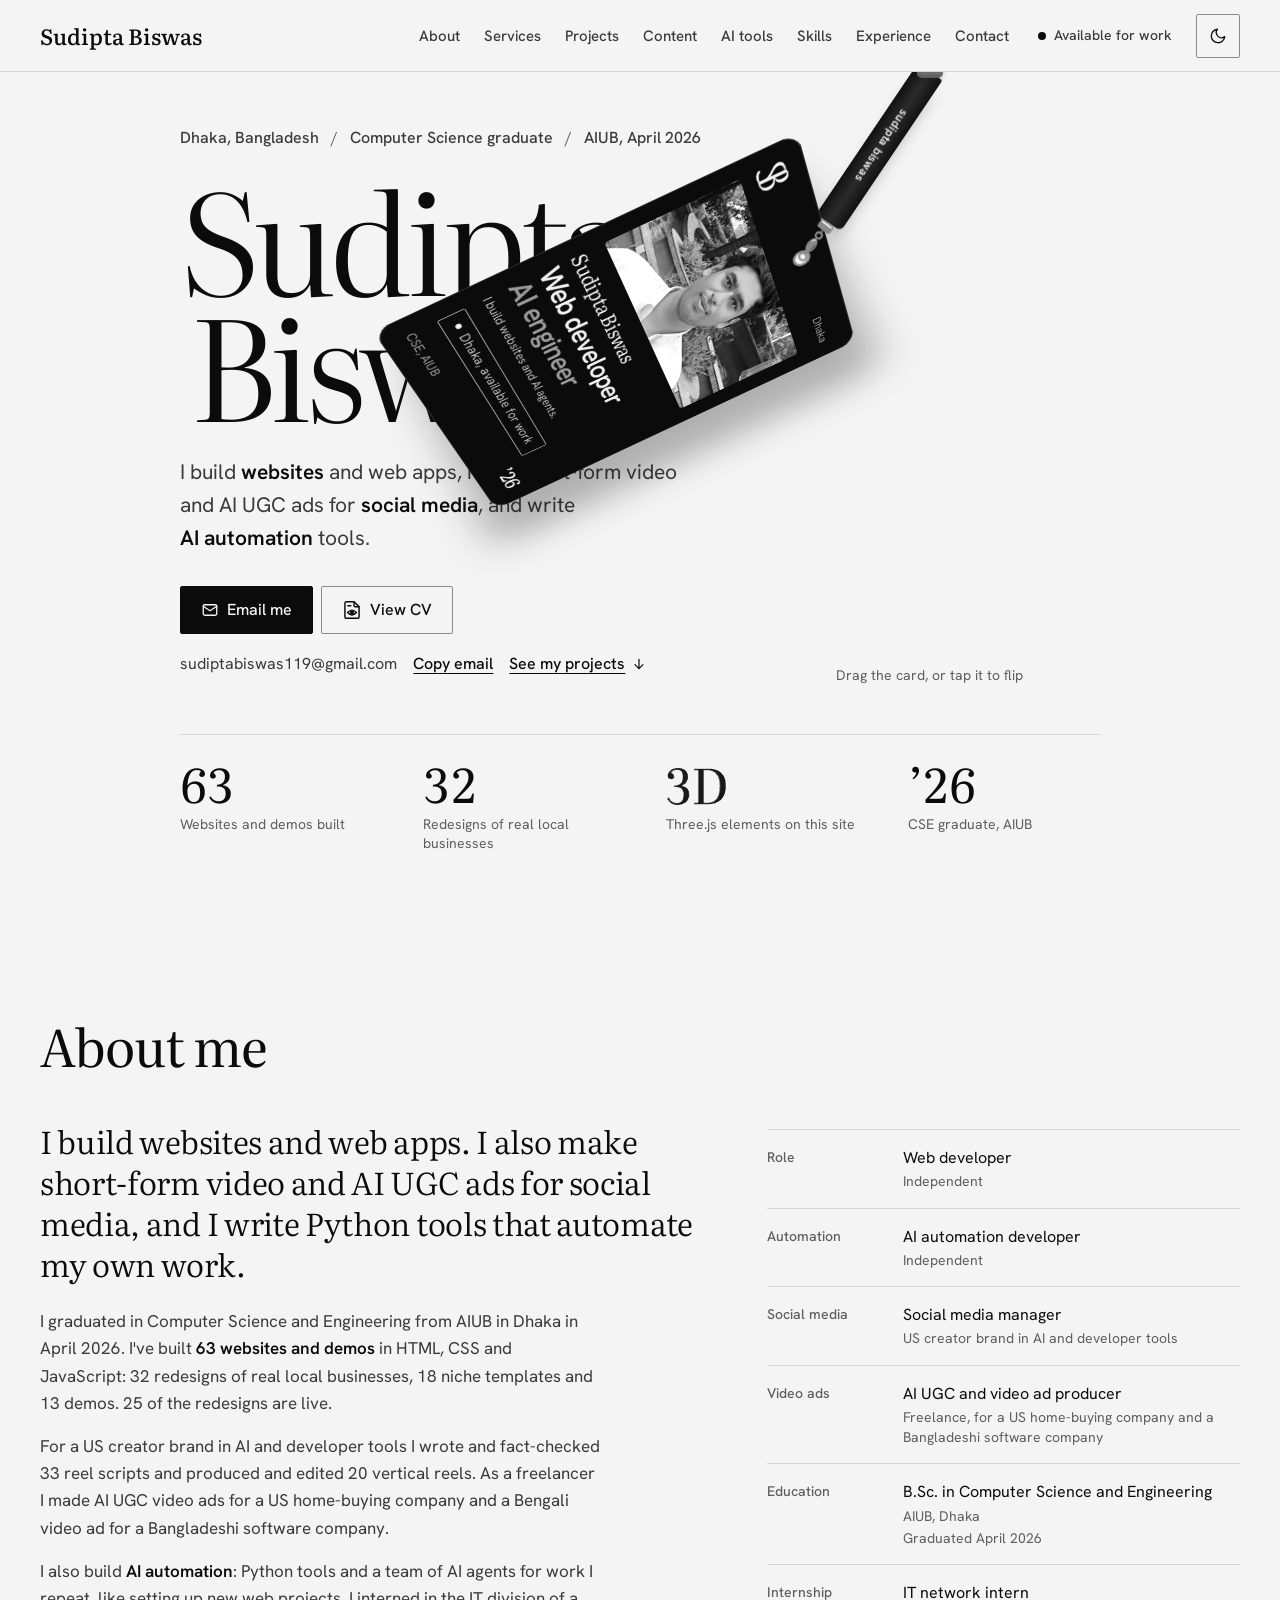
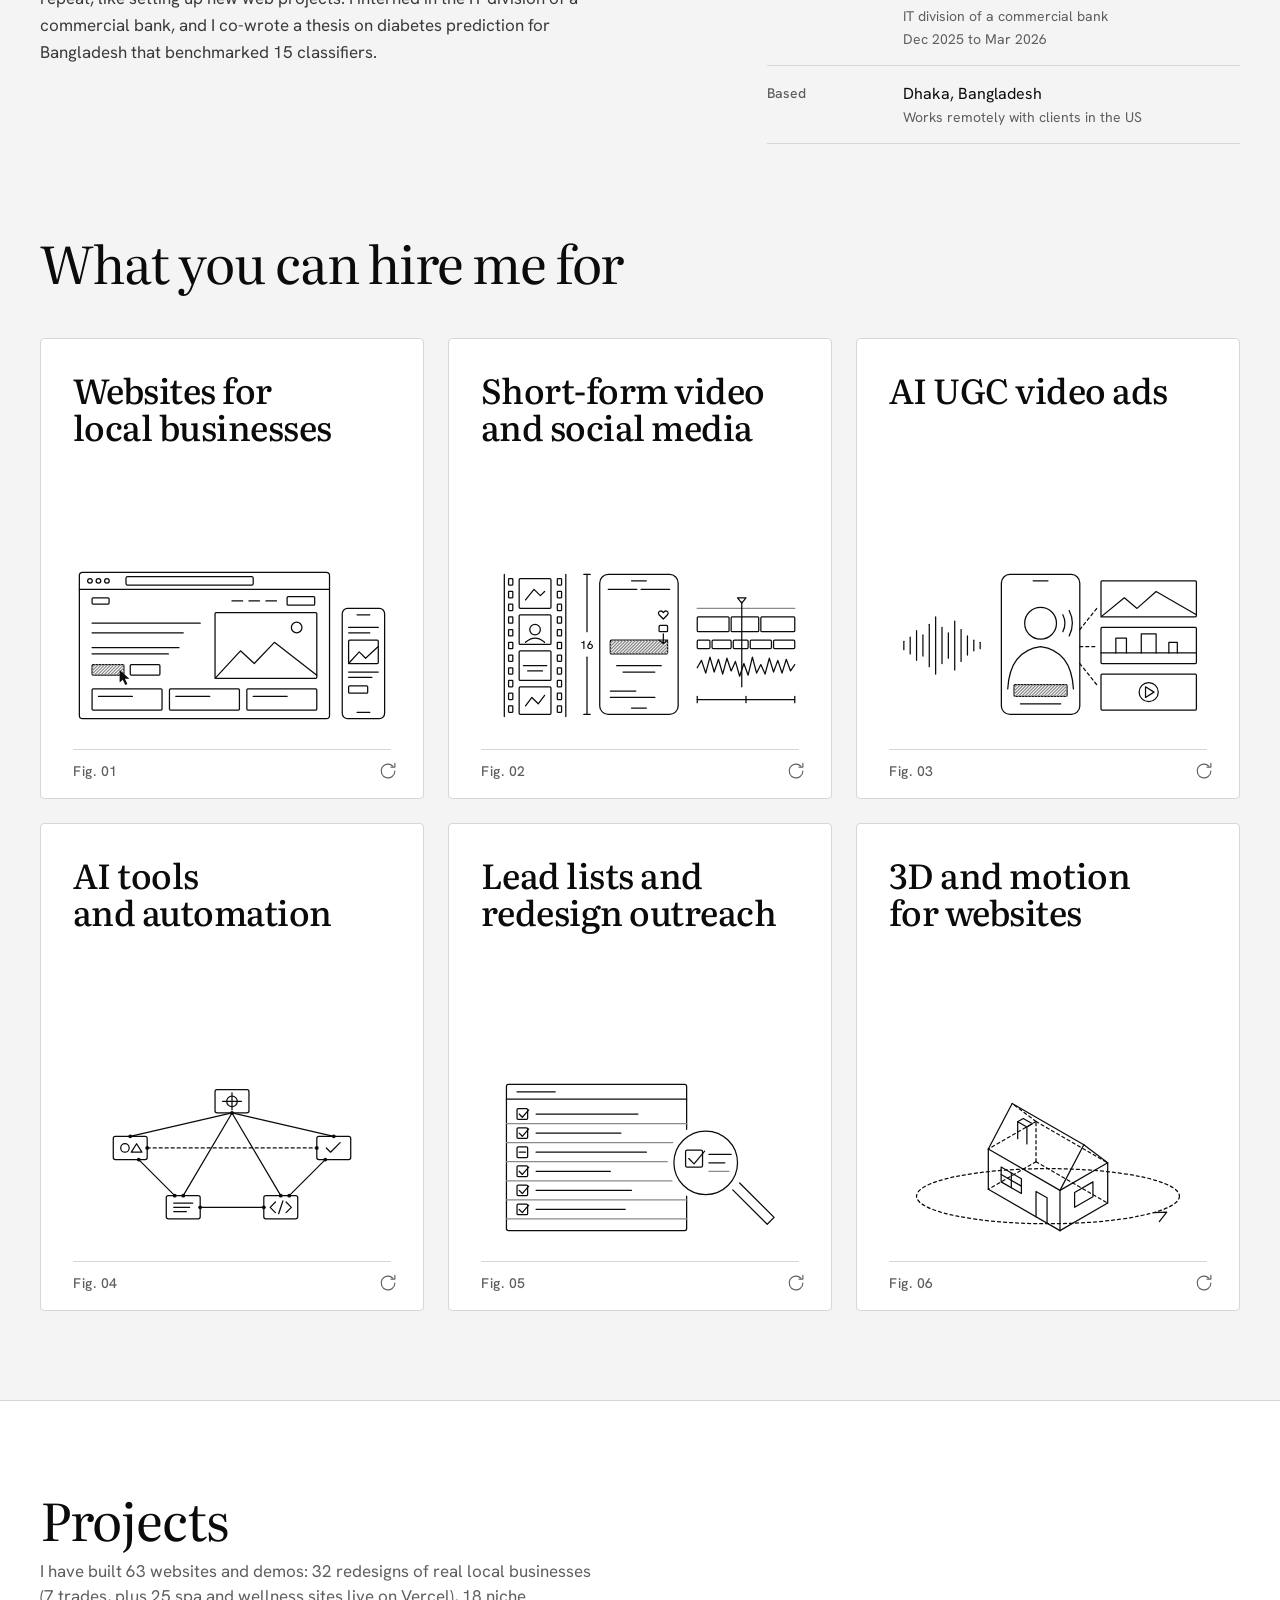
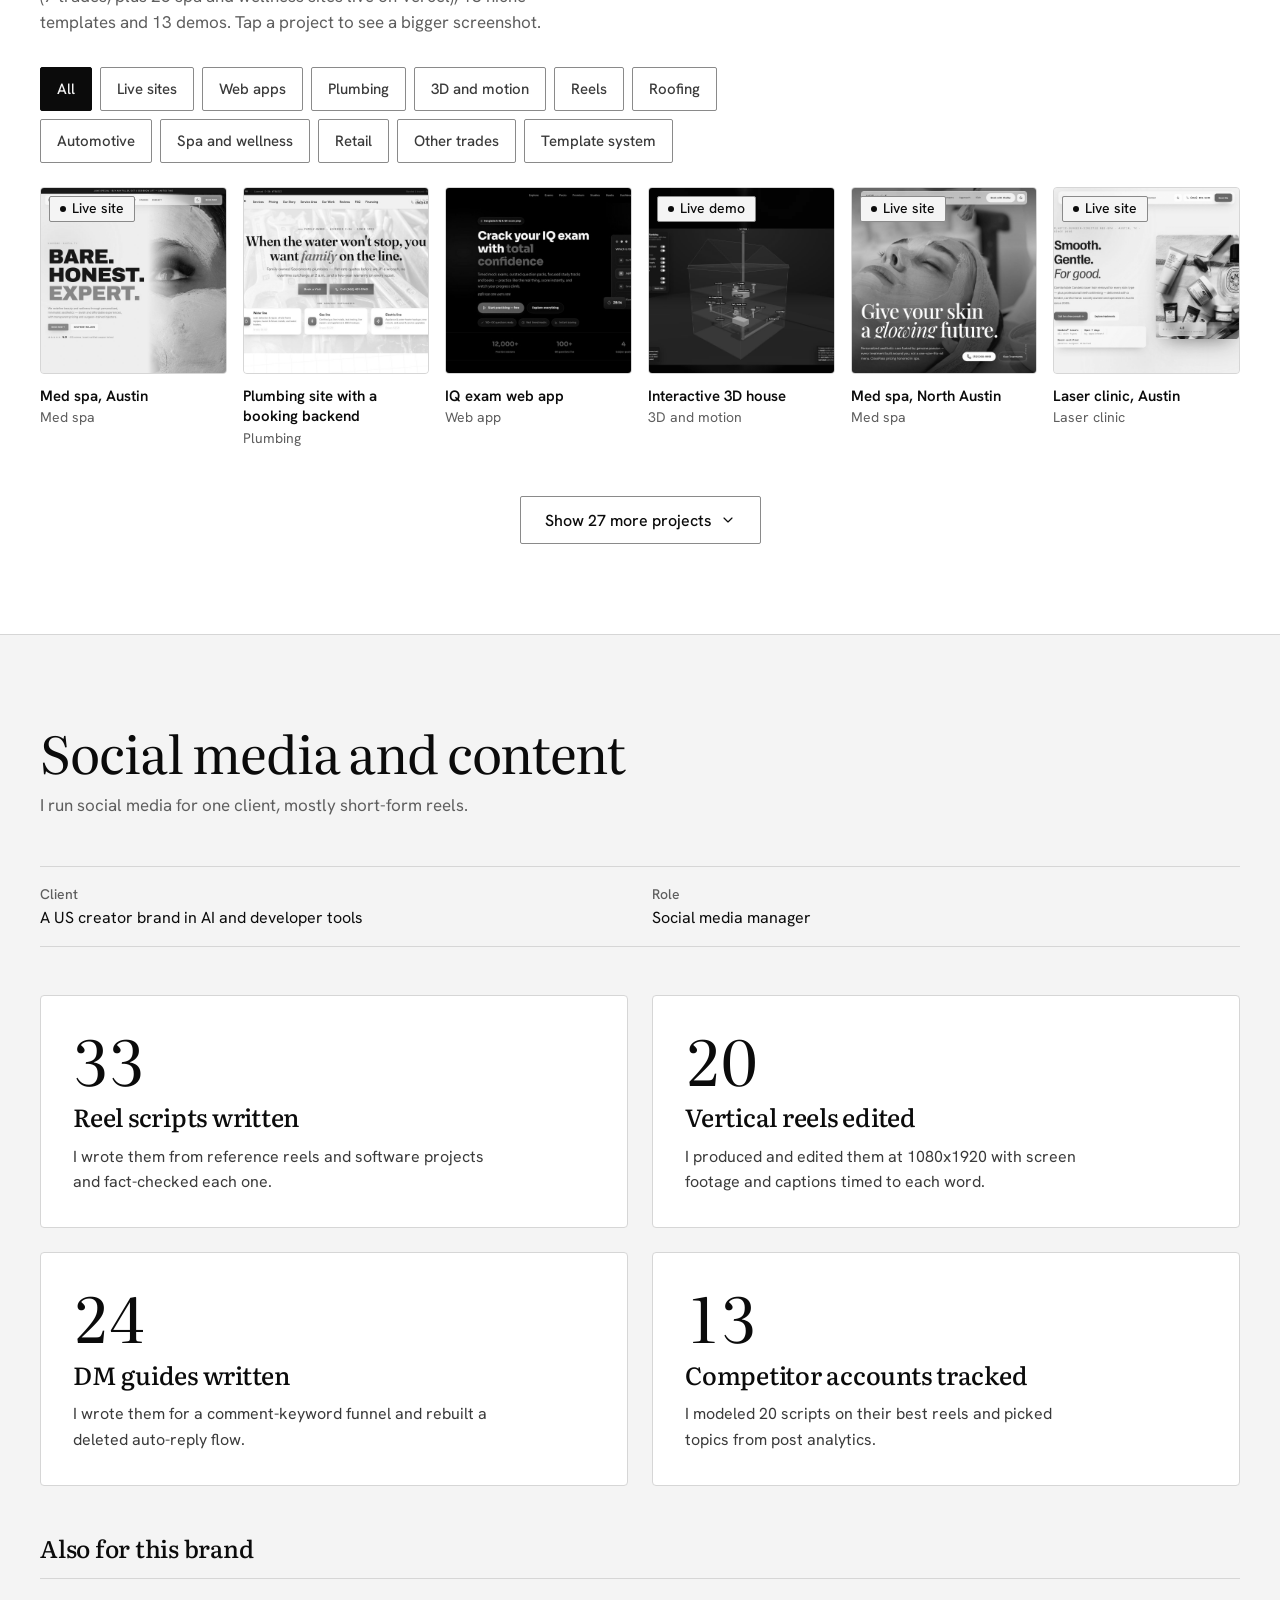
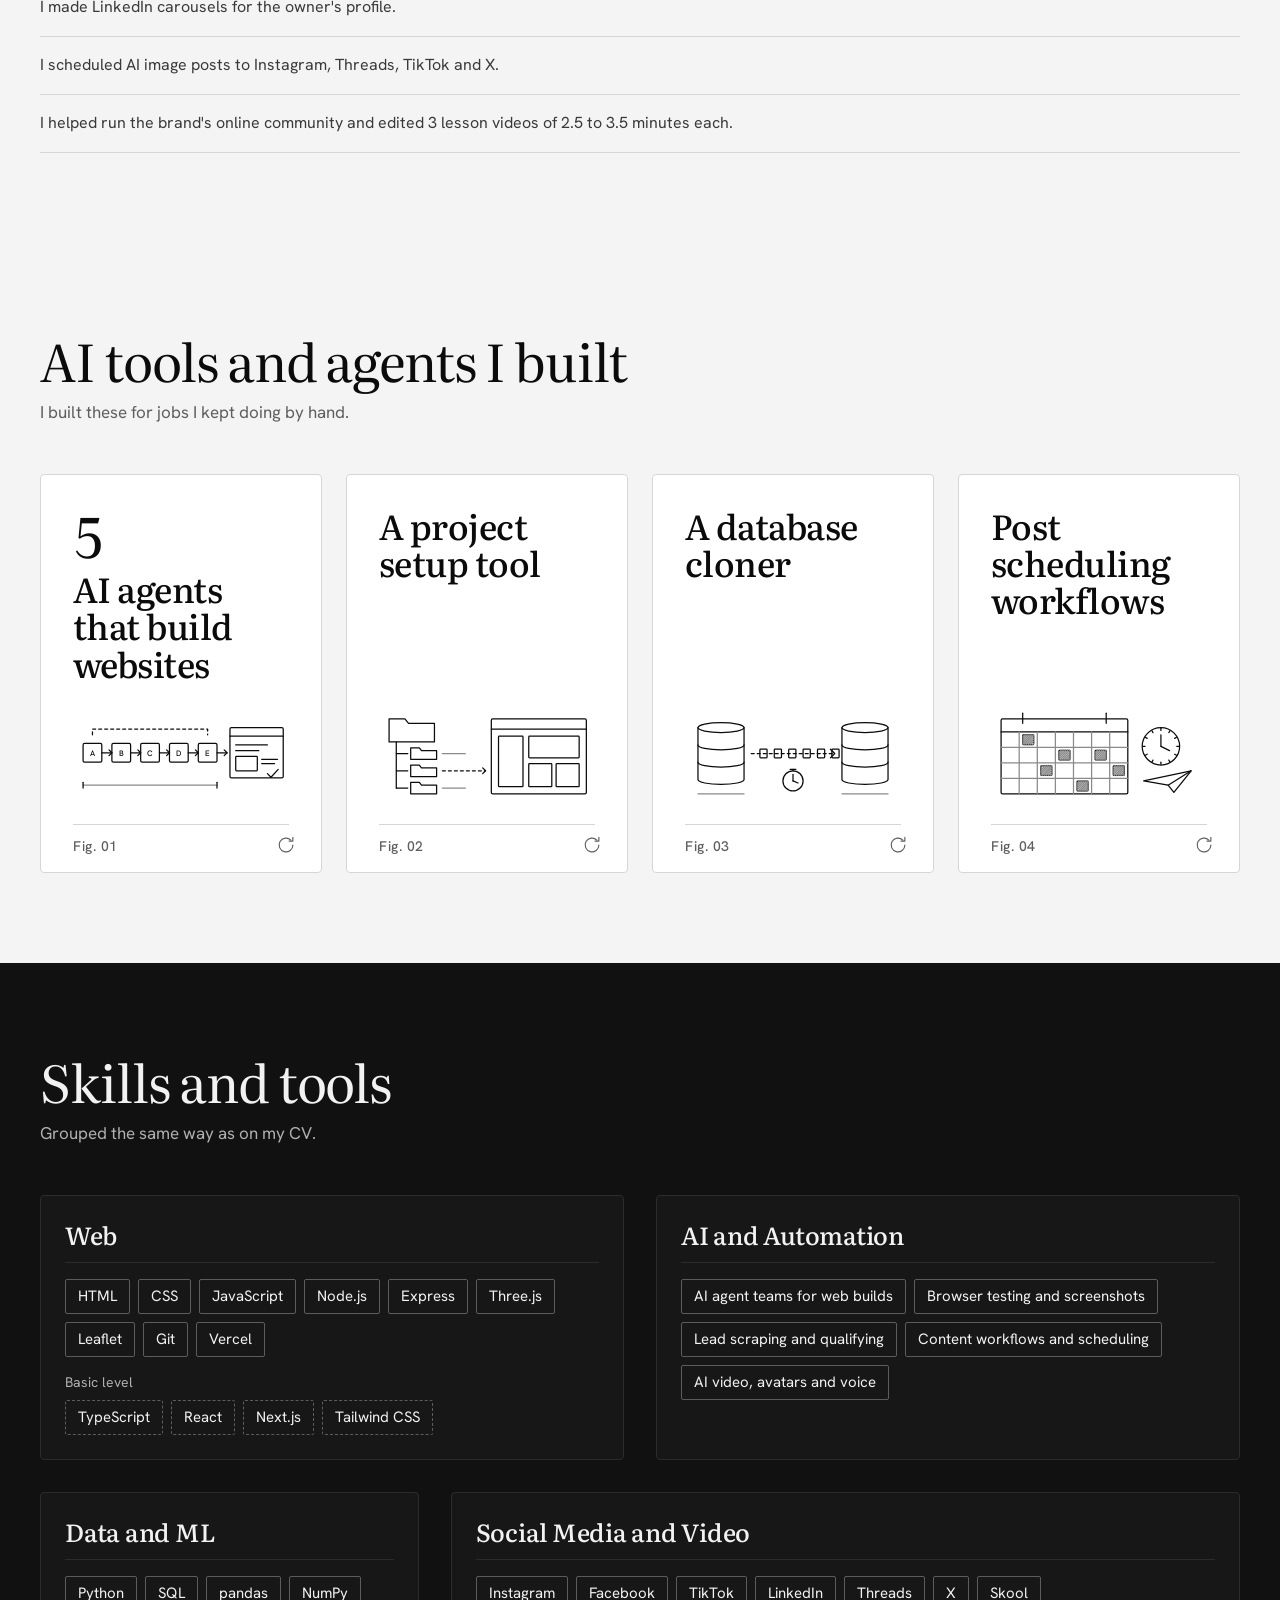
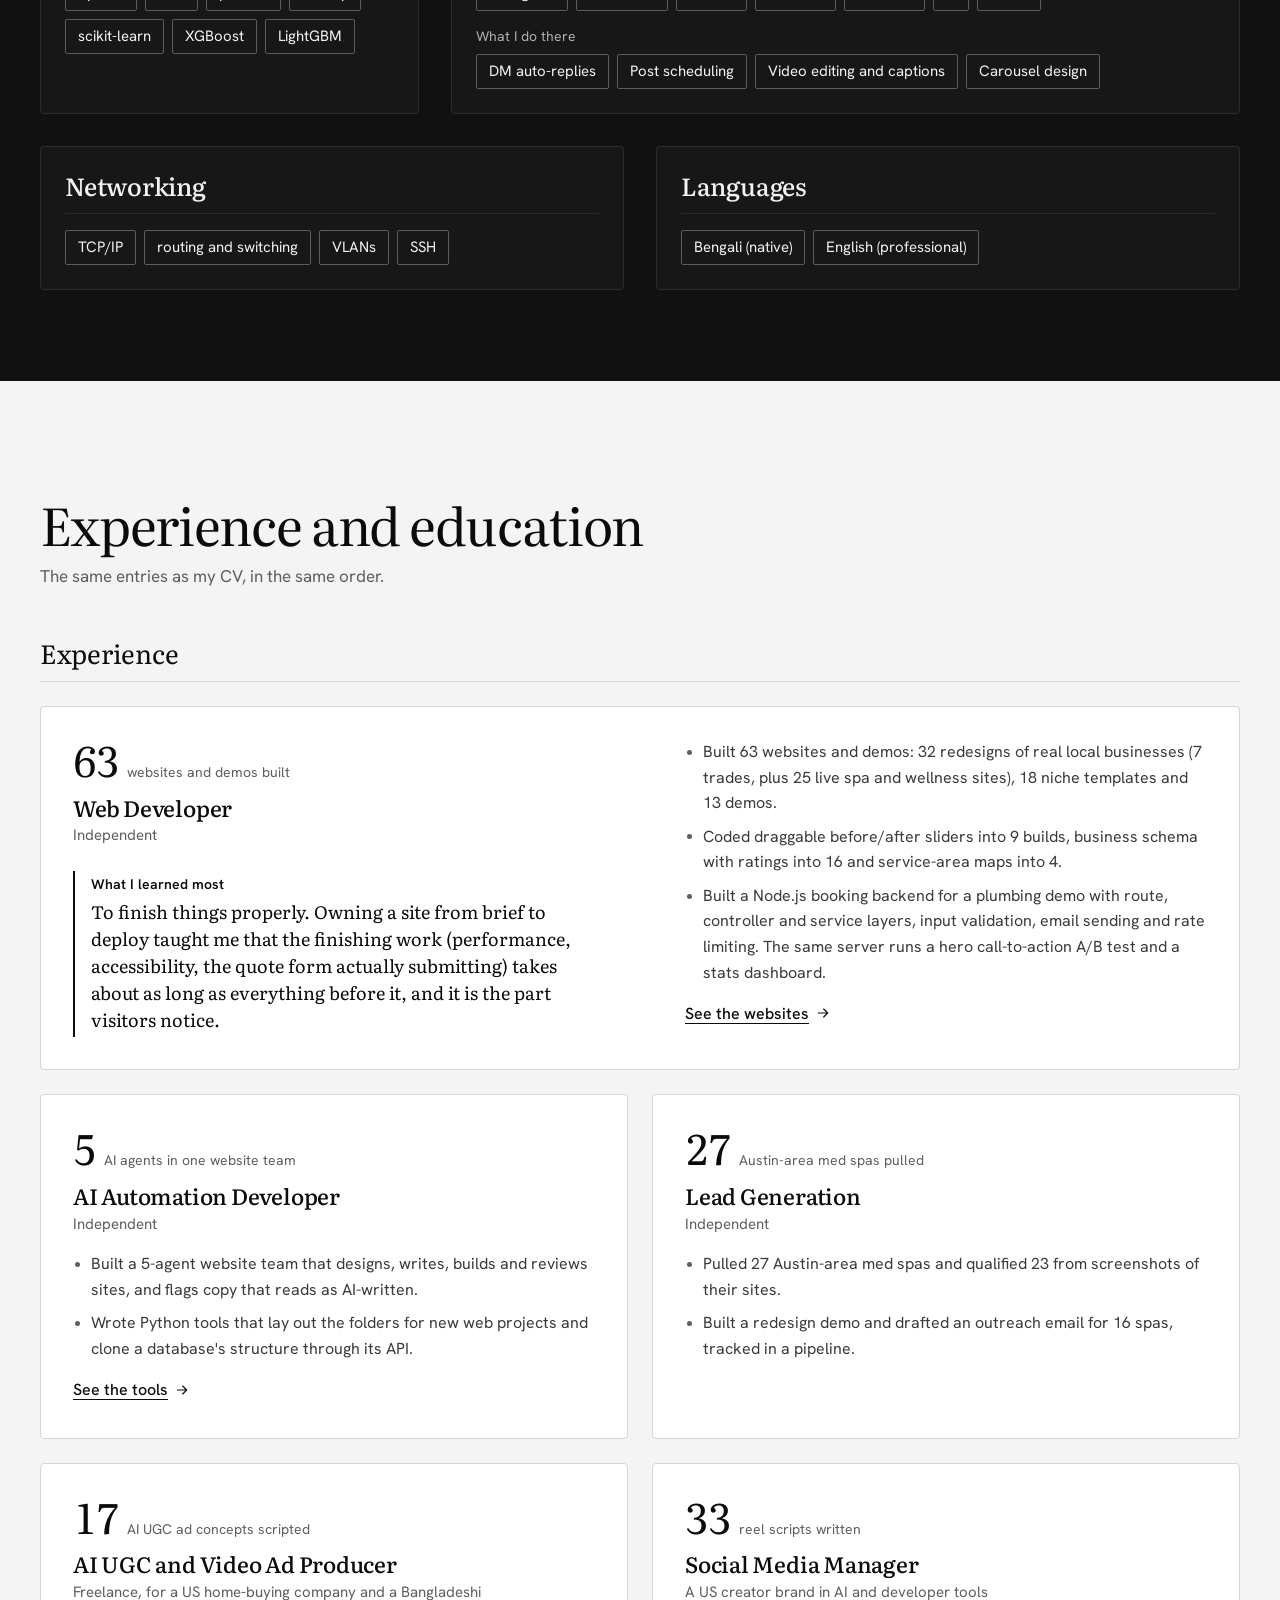
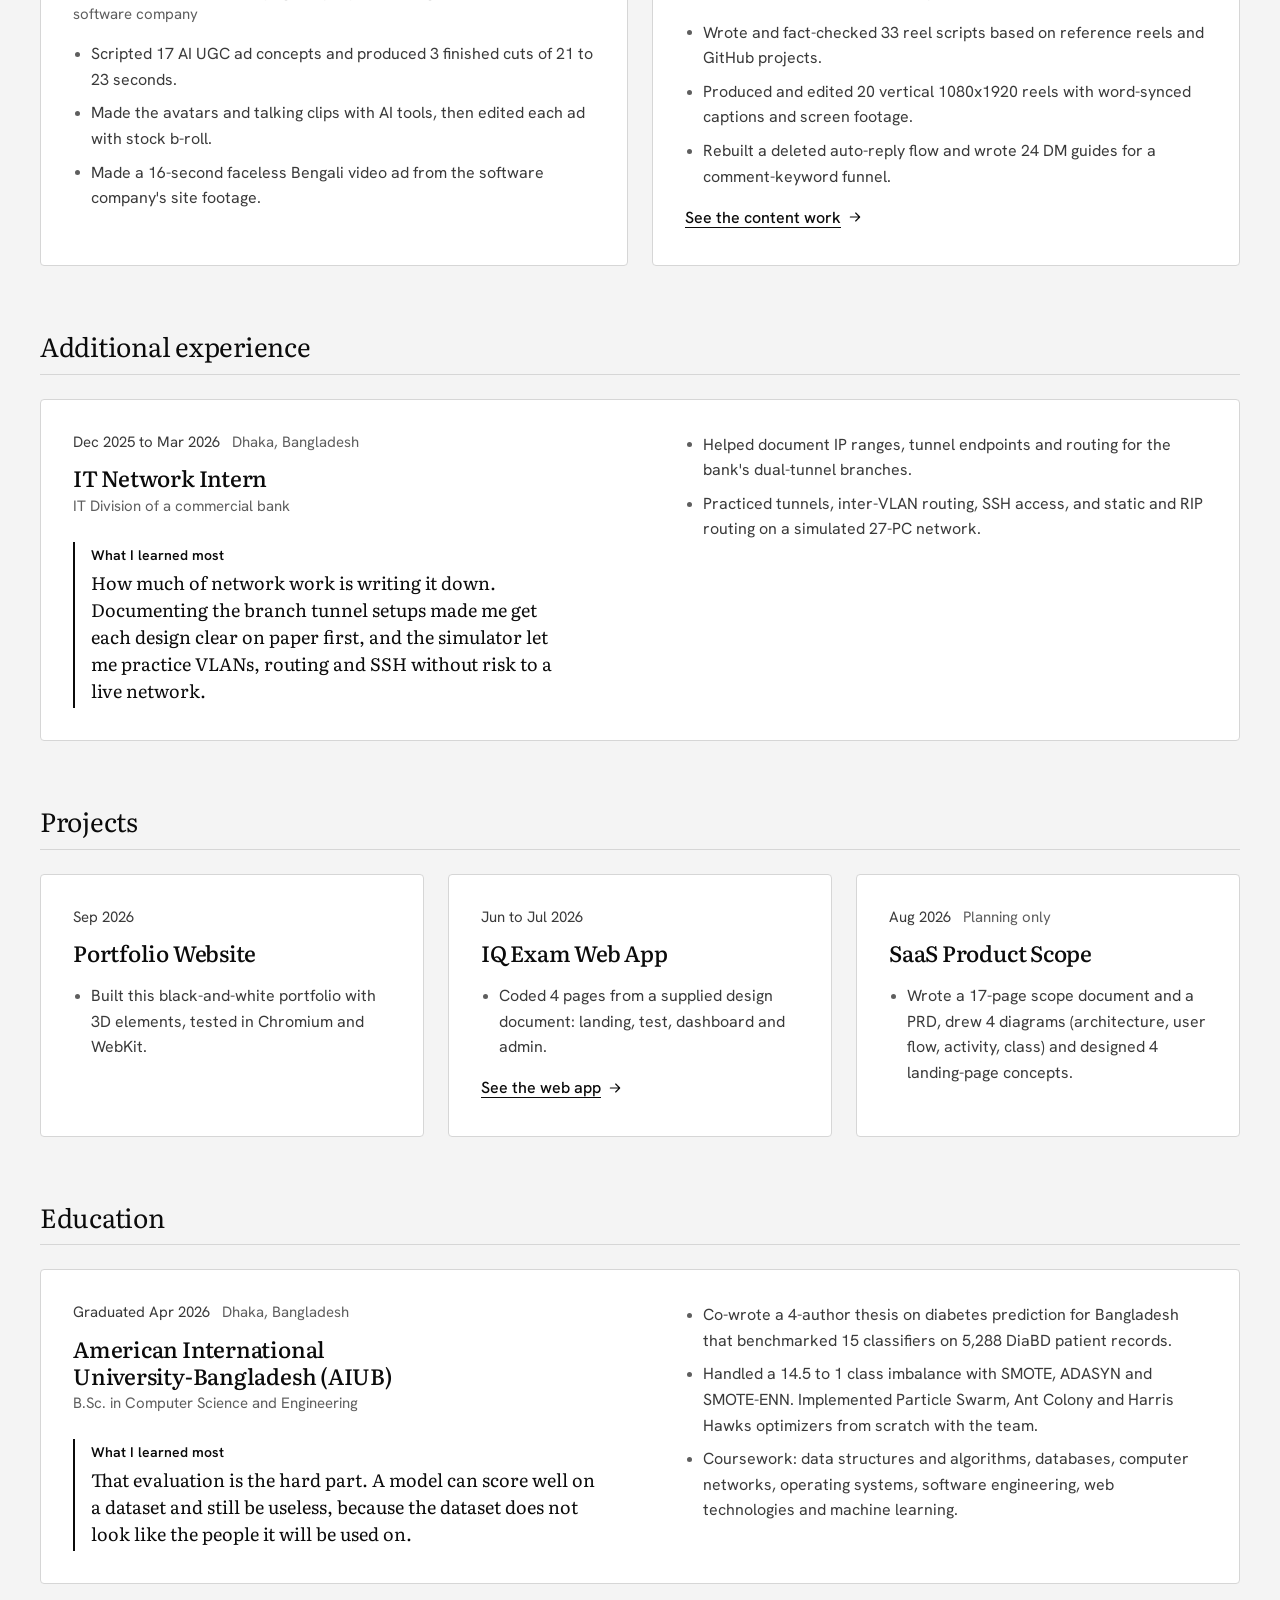
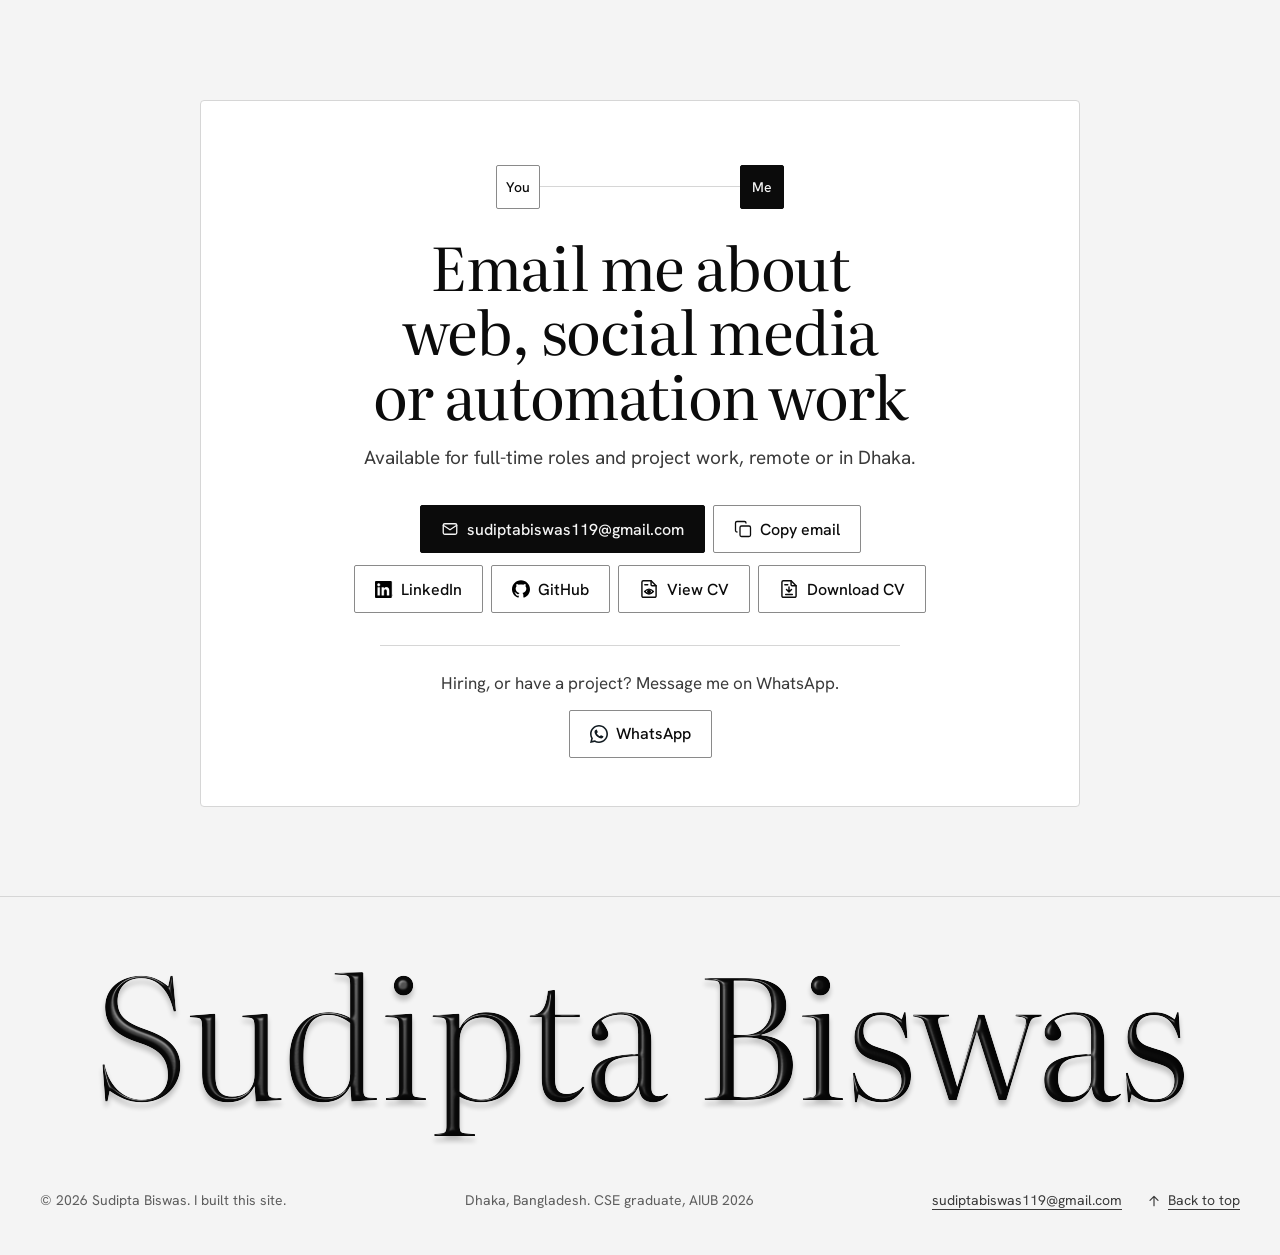
<file: index.html>
<!DOCTYPE html>
<html lang="en">
<head>
<meta charset="UTF-8" />
<meta name="viewport" content="width=device-width, initial-scale=1.0" />
<title>Sudipta Biswas: Web Developer, Social Media Management and AI Automation</title>
<meta name="description" content="Sudipta Biswas is a web developer in Dhaka, Bangladesh. He has built 63 websites and demos, including 32 redesigns of real local businesses. He also makes short-form video and AI UGC ads for social media and writes Python automation tools. Email him or download his CV." />
<meta name="theme-color" content="#f4f4f4" />
<meta property="og:title" content="Sudipta Biswas: Web Developer, Social Media Management and AI Automation" />
<meta property="og:description" content="Web developer in Dhaka. 63 websites and demos built, 32 of them redesigns of real local businesses. He also makes short-form video for social media and writes Python automation tools." />
<meta property="og:type" content="website" />

<link rel="icon" href="data:image/svg+xml,%3Csvg xmlns='http://www.w3.org/2000/svg' viewBox='0 0 48 48'%3E%3Crect width='48' height='48' rx='11' fill='%23111111'/%3E%3Ctext x='24' y='34' font-family='Georgia,serif' font-size='27' font-weight='700' fill='%23f4f4f4' text-anchor='middle'%3Esb%3C/text%3E%3C/svg%3E" />

<script>
(function(){
  var r = document.documentElement;
  r.classList.add('js');
  try { if (localStorage.getItem("pf-theme") === "dark") r.setAttribute("data-theme","dark"); } catch(e){}
  /* motion runs once per element, never on reduced motion */
  try { if (!matchMedia("(prefers-reduced-motion: reduce)").matches && "IntersectionObserver" in window) r.classList.add("m-on"); } catch(e){}
  /* a reload always opens at the top: no restored scroll, no #hash jump; fresh visits and back/forward are untouched */
  try {
    var n = performance.getEntriesByType && performance.getEntriesByType("navigation")[0];
    if (n ? n.type === "reload" : (performance.navigation && performance.navigation.type === 1)) {
      var h = history, sr = "scrollRestoration" in h;
      if (sr) h.scrollRestoration = "manual";
      if (location.hash) h.replaceState(null, "", location.pathname + location.search);
      var top = function(){ var s = r.style.scrollBehavior; r.style.scrollBehavior = "auto"; scrollTo(0, 0);
        requestAnimationFrame(function(){ r.style.scrollBehavior = s; if (sr) h.scrollRestoration = "auto"; }); };
      addEventListener("load", top);
      addEventListener("pageshow", function f(e){ removeEventListener("pageshow", f); if (!e.persisted) top(); });
    }
  } catch(e){}
})();
</script>
<!-- three.js r180 is self-hosted in assets/vendor/three (jsDelivr reset Chrome connections) and only fetched when a 3D piece scrolls near the screen -->
<!-- every module URL carries ?v=: browsers cache GitHub Pages files for 10 minutes, and a stale module mixed
     with fresh ones breaks the page. Change a JS file: bump every ?v= in this file (list new modules here) -->
<script type="importmap">{"imports":{
  "three":"./assets/vendor/three/build/three.module.min.js",
  "three/addons/":"./assets/vendor/three/examples/jsm/",
  "./js/config.js":"./js/config.js?v=20",
  "./js/lib/dom.js":"./js/lib/dom.js?v=20",
  "./js/lib/three-kit.js":"./js/lib/three-kit.js?v=20",
  "./js/modules/badge/badge.js":"./js/modules/badge/badge.js?v=20",
  "./js/modules/badge/index.js":"./js/modules/badge/index.js?v=20",
  "./js/modules/badge/pointer.js":"./js/modules/badge/pointer.js?v=20",
  "./js/modules/badge/rig.js":"./js/modules/badge/rig.js?v=20",
  "./js/modules/badge/spring.js":"./js/modules/badge/spring.js?v=20",
  "./js/modules/copy-email.js":"./js/modules/copy-email.js?v=20",
  "./js/modules/flip.js":"./js/modules/flip.js?v=20",
  "./js/modules/footer-light.js":"./js/modules/footer-light.js?v=20",
  "./js/modules/globe.js":"./js/modules/globe.js?v=20",
  "./js/modules/count-up.js":"./js/modules/count-up.js?v=20",
  "./js/modules/lightbox.js":"./js/modules/lightbox.js?v=20",
  "./js/modules/live-tags.js":"./js/modules/live-tags.js?v=20",
  "./js/modules/menu.js":"./js/modules/menu.js?v=20",
  "./js/modules/nav-state.js":"./js/modules/nav-state.js?v=20",
  "./js/modules/reveal.js":"./js/modules/reveal.js?v=20",
  "./js/modules/service-links.js":"./js/modules/service-links.js?v=20",
  "./js/modules/slideshow.js":"./js/modules/slideshow.js?v=20",
  "./js/modules/stat-3d.js":"./js/modules/stat-3d.js?v=20",
  "./js/modules/theme.js":"./js/modules/theme.js?v=20",
  "./js/modules/toast.js":"./js/modules/toast.js?v=20",
  "./js/modules/work.js":"./js/modules/work.js?v=20"
}}</script>
<link rel="preconnect" href="https://fonts.googleapis.com" />
<link rel="preconnect" href="https://fonts.gstatic.com" crossorigin />
<link href="https://fonts.googleapis.com/css2?family=Literata:opsz,wght@7..72,300..600&amp;family=Hanken+Grotesk:wght@400..700&amp;display=swap" rel="stylesheet" />

<!-- styles: tokens, base, layout, one file per section, motion last (order matters) -->
<link rel="stylesheet" href="css/tokens.css?v=20" />
<link rel="stylesheet" href="css/base.css?v=20" />
<link rel="stylesheet" href="css/layout.css?v=20" />
<link rel="stylesheet" href="css/components/a11y.css?v=20" />
<link rel="stylesheet" href="css/components/controls.css?v=20" />
<link rel="stylesheet" href="css/components/header.css?v=20" />
<link rel="stylesheet" href="css/components/hero.css?v=20" />
<link rel="stylesheet" href="css/components/badge.css?v=20" />
<link rel="stylesheet" href="css/components/about.css?v=20" />
<link rel="stylesheet" href="css/components/services.css?v=20" />
<link rel="stylesheet" href="css/components/work.css?v=20" />
<link rel="stylesheet" href="css/components/content.css?v=20" />
<link rel="stylesheet" href="css/components/automation.css?v=20" />
<link rel="stylesheet" href="css/components/skills.css?v=20" />
<link rel="stylesheet" href="css/components/experience.css?v=20" />
<link rel="stylesheet" href="css/components/contact.css?v=20" />
<link rel="stylesheet" href="css/components/footer.css?v=20" />
<link rel="stylesheet" href="css/components/lightbox.css?v=20" />
<link rel="stylesheet" href="css/components/toast.css?v=20" />
<link rel="stylesheet" href="css/components/slideshow.css?v=20" />
<link rel="stylesheet" href="css/components/flip.css?v=20" />
<link rel="stylesheet" href="css/motion.css?v=20" />
<!-- scripts: fetched in parallel, run by js/main.js -->
<link rel="modulepreload" href="js/main.js?v=20" />
<link rel="modulepreload" href="js/config.js?v=20" />
<link rel="modulepreload" href="js/lib/dom.js?v=20" />
<link rel="modulepreload" href="js/lib/three-kit.js?v=20" />
<link rel="modulepreload" href="js/modules/badge/index.js?v=20" />
<link rel="modulepreload" href="js/modules/badge/badge.js?v=20" />
<link rel="modulepreload" href="js/modules/badge/pointer.js?v=20" />
<link rel="modulepreload" href="js/modules/badge/rig.js?v=20" />
<link rel="modulepreload" href="js/modules/badge/spring.js?v=20" />
<link rel="modulepreload" href="js/modules/copy-email.js?v=20" />
<link rel="modulepreload" href="js/modules/flip.js?v=20" />
<link rel="modulepreload" href="js/modules/footer-light.js?v=20" />
<link rel="modulepreload" href="js/modules/globe.js?v=20" />
<link rel="modulepreload" href="js/modules/count-up.js?v=20" />
<link rel="modulepreload" href="js/modules/lightbox.js?v=20" />
<link rel="modulepreload" href="js/modules/live-tags.js?v=20" />
<link rel="modulepreload" href="js/modules/menu.js?v=20" />
<link rel="modulepreload" href="js/modules/nav-state.js?v=20" />
<link rel="modulepreload" href="js/modules/reveal.js?v=20" />
<link rel="modulepreload" href="js/modules/service-links.js?v=20" />
<link rel="modulepreload" href="js/modules/slideshow.js?v=20" />
<link rel="modulepreload" href="js/modules/stat-3d.js?v=20" />
<link rel="modulepreload" href="js/modules/theme.js?v=20" />
<link rel="modulepreload" href="js/modules/toast.js?v=20" />
<link rel="modulepreload" href="js/modules/work.js?v=20" />
</head>
<body>
<a class="skip" href="#main">Skip to main content</a>

<header class="nav" id="nav">
  <div class="wrap nav-in">
    <a href="#top" class="mark" aria-label="Sudipta Biswas, back to top">
      <span class="sig">Sudipta Biswas</span>
      <span class="who">Web developer, social media and AI automation</span>
    </a>
    <div class="nav-end">
      <nav class="site-nav" id="siteNav" aria-label="Primary" hidden>
        <ul class="nav-list">
          <li><a class="nl" href="#about"><span>About</span></a></li>
          <li><a class="nl" href="#services"><span>Services</span></a></li>
          <li><a class="nl" href="#projects"><span>Projects</span></a></li>
          <li><a class="nl" href="#content"><span>Content</span></a></li>
          <li><a class="nl" href="#automation"><span>AI tools</span></a></li>
          <li><a class="nl" href="#skillstory"><span>Skills</span></a></li>
          <li><a class="nl" href="#experience"><span>Experience</span></a></li>
          <li><a class="nl" href="#contact"><span>Contact</span></a></li>
        </ul>
        <div class="menu-actions">
          <a class="btn" href="mailto:sudiptabiswas119@gmail.com">Email me</a>
          <a class="btn btn-secondary" href="assets/Sudipta_Biswas_CV.pdf" target="_blank" rel="noopener" aria-label="View CV (PDF, opens in a new tab)"><svg class="i-cv" viewBox="0 0 24 24" fill="none" stroke="currentColor" stroke-width="1.75" stroke-linecap="round" stroke-linejoin="round" aria-hidden="true" focusable="false"><path d="M14.5 2H5.25A1.75 1.75 0 0 0 3.5 3.75V20.25A1.75 1.75 0 0 0 5.25 22H18.75A1.75 1.75 0 0 0 20.5 20.25V8Z"/><path d="M14.5 2V6.75A1.25 1.25 0 0 0 15.75 8H20.5"/><path d="M7 7H10.5"/><path d="M6.75 15Q12 9.25 17.25 15Q12 20.75 6.75 15Z"/><circle cx="12" cy="15" r="1.5" fill="currentColor"/></svg><span>View CV</span></a>
        </div>
        <span class="avail"><span class="dot" aria-hidden="true"></span>Available for work</span>
      </nav>
      <button class="theme-btn" id="themeBtn" type="button" aria-label="Switch to dark theme" title="Light or dark theme">
        <svg class="i-moon" viewBox="0 0 24 24" fill="none" stroke="currentColor" stroke-width="1.75" stroke-linecap="round" stroke-linejoin="round" aria-hidden="true" focusable="false"><path d="M21 12.8A9 9 0 1 1 11.2 3a7 7 0 0 0 9.8 9.8Z"/></svg>
        <svg class="i-sun" viewBox="0 0 24 24" fill="none" stroke="currentColor" stroke-width="1.75" stroke-linecap="round" stroke-linejoin="round" aria-hidden="true" focusable="false"><circle cx="12" cy="12" r="4"/><path d="M12 2v2M12 20v2M4.9 4.9l1.4 1.4M17.7 17.7l1.4 1.4M2 12h2M20 12h2M4.9 19.1l1.4-1.4M17.7 6.3l1.4-1.4"/></svg>
      </button>
      <button class="menu-btn" id="menuBtn" type="button" aria-controls="siteNav" aria-expanded="false" aria-label="Open menu">
        <span class="bars" aria-hidden="true"><i></i><i></i></span><span class="menu-txt">Menu</span>
      </button>
    </div>
  </div>
</header>

<main id="main">

<!-- ===== HERO ===== -->
<section class="hero" id="top">
  <span class="hero-sentinel" aria-hidden="true"></span>
  <div class="wrap">
    <div class="hero-grid">
      <div class="hero-copy">
        <div class="id-row">
          <span class="id-pfp"><img src="assets/images/profile.jpg" alt="Sudipta Biswas in a white shirt, outdoors in a garden" width="900" height="900" loading="eager" fetchpriority="high" decoding="async" /></span>
          <div class="id-meta">
            <ul class="facts">
              <li>Dhaka, Bangladesh<span class="sep" aria-hidden="true">/</span></li>
              <li>Computer Science graduate<span class="sep" aria-hidden="true">/</span></li>
              <li>AIUB, April 2026</li>
            </ul>
            <span class="chip id-chip"><span class="dot" aria-hidden="true"></span>Dhaka, available for work</span>
          </div>
        </div>
        <h1><span class="l1"><span class="w">Sudipta</span></span> <span class="l2"><span class="w">Biswas</span></span></h1>
        <p class="hero-lead">I build <b>websites</b> and web apps, make short-form video and AI UGC ads for <b>social media</b>, and write <b>AI automation</b> tools.</p>
        <div class="hero-actions">
          <div class="row-a">
            <a class="btn" href="mailto:sudiptabiswas119@gmail.com"><svg viewBox="0 0 24 24" fill="none" stroke="currentColor" stroke-width="1.75" stroke-linecap="round" stroke-linejoin="round" aria-hidden="true" focusable="false"><rect x="3" y="5" width="18" height="14" rx="2"/><path d="m3 7 9 6 9-6"/></svg><span>Email me</span></a>
            <a class="btn btn-secondary btn-ico" href="assets/Sudipta_Biswas_CV.pdf" target="_blank" rel="noopener" aria-label="View CV (PDF, opens in a new tab)" title="View CV (PDF, opens in a new tab)"><svg class="i-cv" viewBox="0 0 24 24" fill="none" stroke="currentColor" stroke-width="1.75" stroke-linecap="round" stroke-linejoin="round" aria-hidden="true" focusable="false"><path d="M14.5 2H5.25A1.75 1.75 0 0 0 3.5 3.75V20.25A1.75 1.75 0 0 0 5.25 22H18.75A1.75 1.75 0 0 0 20.5 20.25V8Z"/><path d="M14.5 2V6.75A1.25 1.25 0 0 0 15.75 8H20.5"/><path d="M7 7H10.5"/><path d="M6.75 15Q12 9.25 17.25 15Q12 20.75 6.75 15Z"/><circle cx="12" cy="15" r="1.5" fill="currentColor"/></svg><span class="btn-t">View CV</span></a>
          </div>
          <div class="row-b">
            <span class="addr">sudiptabiswas119@gmail.com</span>
            <button class="textlink" id="copyHero" type="button"><span class="lbl">Copy email</span></button>
            <a class="textlink" href="#projects"><span>See my projects</span><svg viewBox="0 0 24 24" fill="none" stroke="currentColor" stroke-width="1.75" stroke-linecap="round" stroke-linejoin="round" aria-hidden="true" focusable="false"><path d="M12 5v14M6 13l6 6 6-6"/></svg></a>
          </div>
        </div>
      </div>

      <div class="portrait-rig">
        <div class="badge-stage" id="badgeStage">
          <div class="badge">
            <div class="badge__shadow" aria-hidden="true"></div>
            <div class="badge__strap" aria-hidden="true"><span class="badge__strap-text">sudipta biswas</span></div>
            <div class="badge__mount" aria-hidden="true"></div>
            <div class="badge__clip" aria-hidden="true">
              <svg viewBox="0 0 20 44" focusable="false">
                <rect x="2.5" y="0" width="15" height="9" rx="2" fill="currentColor"/>
                <rect class="hi" x="4" y="1.3" width="12" height="1.8" rx=".9" fill="currentColor"/>
                <rect class="lo" x="8.6" y="9" width="2.8" height="3.4" fill="currentColor"/>
                <circle cx="10" cy="15.6" r="3.1" fill="none" stroke="currentColor" stroke-width="1.9"/>
                <path d="M10 19.4c4.6 1.6 5.6 8.6 3.4 13.6L10 38.2l-3.4-5.2C4.4 28 5.4 21 10 19.4Z" fill="currentColor"/>
                <path class="hi" d="M8.2 23.6c.5-1.5 1.1-2.2 1.8-2.4" fill="none" stroke="currentColor" stroke-width="1.1" stroke-linecap="round"/>
                <path class="lo" d="M12.6 25.5v6.2" fill="none" stroke="currentColor" stroke-width="1.1" stroke-linecap="round"/>
                <circle cx="10" cy="42" r="3.7" fill="none" stroke="currentColor" stroke-width="1.9"/>
              </svg>
            </div>
            <div class="badge__card" tabindex="0" role="button" aria-label="Sudipta Biswas, web developer and AI engineer. Drag to toss, press Enter to flip for contact details.">
              <div class="badge__inner">
                <section class="face face--front">
                  <span class="face__hole"></span>
                  <div class="face__head">
                    <strong class="face__mark"><span class="visually-hidden">SB</span><svg class="face__mark-svg" xmlns="http://www.w3.org/2000/svg" viewBox="6 7 90 110" fill="currentColor" aria-hidden="true" focusable="false"><path d="M48 13 L60 9 L60 113 L48 113 Z"/><path d="M57 9.8 L60 9 C80 9 88 20 88 34 C88 48 79 57 58 59 L57 55 C70 54 75 46 75 34 C75 21 70 14 57 14 Z"/><path d="M57 57 C84 58 94 70 94 85 C94 102 81 113 57 113 L57 108 C74 108 81 99 81 85 C81 71 74 62 57 62 Z"/><path d="M50 12.6 C28 10.5 10 15 10 33 C10 54 43 61 50 92 L50 70 C40 58 23 49 23 33 C23 22 33 17.5 50 18 Z"/><path d="M50 108 L50 113 C30 116 14 113 7 99 L14 95 C20 104 32 108 50 107 Z"/></svg></strong>
                    <span class="face__meta">Dhaka</span>
                  </div>
                  <figure class="face__photo">
                    <img src="assets/images/profile.jpg" alt="Sudipta Biswas in a white shirt, outdoors in a garden" width="900" height="900" loading="eager" fetchpriority="high" decoding="async" />
                  </figure>
                  <p class="face__name">Sudipta Biswas</p>
                  <p class="face__role">Web developer<span>AI engineer</span></p>
                  <p class="face__desc">I build websites and AI agents.</p>
                  <span class="chip face__chip"><span class="dot" aria-hidden="true"></span>Dhaka, available for work</span>
                  <div class="face__foot"><span>CSE, AIUB</span><b>’26</b></div>
                </section>
                <section class="face face--back">
                  <span class="face__hole"></span>
                  <div class="face__head">
                    <strong class="face__mark"><span class="visually-hidden">SB</span><svg class="face__mark-svg" xmlns="http://www.w3.org/2000/svg" viewBox="6 7 90 110" fill="currentColor" aria-hidden="true" focusable="false"><path d="M48 13 L60 9 L60 113 L48 113 Z"/><path d="M57 9.8 L60 9 C80 9 88 20 88 34 C88 48 79 57 58 59 L57 55 C70 54 75 46 75 34 C75 21 70 14 57 14 Z"/><path d="M57 57 C84 58 94 70 94 85 C94 102 81 113 57 113 L57 108 C74 108 81 99 81 85 C81 71 74 62 57 62 Z"/><path d="M50 12.6 C28 10.5 10 15 10 33 C10 54 43 61 50 92 L50 70 C40 58 23 49 23 33 C23 22 33 17.5 50 18 Z"/><path d="M50 108 L50 113 C30 116 14 113 7 99 L14 95 C20 104 32 108 50 107 Z"/></svg></strong>
                    <span class="face__meta">Contact</span>
                  </div>
                  <figure class="qr">
                    <img src="assets/images/qr-portfolio.svg" alt="QR code that opens sudiptabiswas99.github.io" width="118" height="118">
                    <figcaption>Scan to open this portfolio</figcaption>
                  </figure>
                  <dl class="specs">
                    <div><dt>Email</dt><dd>sudiptabiswas119@gmail.com</dd></div>
                    <div><dt>GitHub</dt><dd>sudiptabiswas99</dd></div>
                    <div><dt>LinkedIn</dt><dd>sudipta-biswas-09a739211</dd></div>
                  </dl>
                </section>
              </div>
            </div>
          </div>
        </div>
        <p class="badge-hint"><span class="hint-fine">Drag the card, or tap it to flip</span><span class="hint-touch">Drag the card sideways, or tap it to flip</span></p>
      </div>
    </div>

    <div class="hero-stats">
      <div class="hst"><div class="n">63</div><div class="l">Websites and demos built</div></div>
      <div class="hst"><div class="n">32</div><div class="l">Redesigns of real local businesses</div></div>
      <div class="hst hst-3d"><div class="n"><span class="n-txt">3D</span></div><div class="l">Three.js elements on this site</div></div>
      <div class="hst"><div class="n">’26</div><div class="l">CSE graduate, AIUB</div></div>
    </div>
  </div>
</section>

<!-- ===== ABOUT ===== -->
<section class="section" id="about">
  <div class="wrap">
    <div class="sh"><h2 tabindex="-1">About me</h2></div>
    <div class="about-grid">
      <div>
        <p class="about-lead">I build websites and web apps. I also make short-form video and AI UGC ads for social media, and I write Python tools that automate my own work.</p>
        <div class="about-body">
          <p>I graduated in Computer Science and Engineering from AIUB in Dhaka in April 2026. I've built <b>63 websites and demos</b> in HTML, CSS and JavaScript: 32 redesigns of real local businesses, 18 niche templates and 13 demos. 25 of the redesigns are live.</p>
          <p>For a US creator brand in AI and developer tools I wrote and fact-checked 33 reel scripts and produced and edited 20 vertical reels. As a freelancer I made AI UGC video ads for a US home-buying company and a Bengali video ad for a Bangladeshi software company.</p>
          <p>I also build <b>AI automation</b>: Python tools and a team of AI agents for work I repeat, like setting up new web projects. I interned in the IT division of a commercial bank, and I co-wrote a thesis on diabetes prediction for Bangladesh that benchmarked 15 classifiers.</p>
        </div>
      </div>
      <dl class="facts-list">
        <div class="row"><dt>Role</dt><dd>Web developer<small>Independent</small></dd></div>
        <div class="row"><dt>Automation</dt><dd>AI automation developer<small>Independent</small></dd></div>
        <div class="row"><dt>Social media</dt><dd>Social media manager<small>US creator brand in AI and developer tools</small></dd></div>
        <div class="row"><dt>Video ads</dt><dd>AI UGC and video ad producer<small>Freelance, for a US home-buying company and a Bangladeshi software company</small></dd></div>
        <div class="row"><dt>Education</dt><dd>B.Sc. in Computer Science and Engineering<small>AIUB, Dhaka</small><small>Graduated April 2026</small></dd></div>
        <div class="row"><dt>Internship</dt><dd>IT network intern<small>IT division of a commercial bank</small><small>Dec 2025 to Mar 2026</small></dd></div>
        <div class="row"><dt>Based</dt><dd>Dhaka, Bangladesh<small>Works remotely with clients in the US</small></dd></div>
      </dl>
    </div>
  </div>
</section>

<!-- ===== SERVICES ===== -->
<section class="section" id="services">
  <div class="wrap">
    <div class="sh"><h2 tabindex="-1">What you can hire me for</h2></div>
    <div class="svc-grid">
      <article class="svc flip"><div class="flip-in">
        <div class="flip-face flip-front"><h3>Websites for local businesses</h3><svg class="spec-art" viewBox="0 0 300 150" fill="none" stroke="currentColor" stroke-linecap="round" stroke-linejoin="round" aria-hidden="true" focusable="false"><rect x="6" y="6" width="236" height="138" rx="3"/><path d="M6 22H242"/><circle cx="16" cy="14" r="2.2"/><circle cx="24" cy="14" r="2.2"/><circle cx="32" cy="14" r="2.2"/><rect x="50" y="10" width="120" height="8" rx="1.5"/><rect x="18" y="30" width="16" height="6" rx="1"/><path d="M150 33H160"/><path d="M166 33H176"/><path d="M182 33H192"/><rect x="202" y="29" width="26" height="8" rx="1"/><path d="M18 54H120"/><path d="M18 63H104"/><path d="M18 77H100"/><path d="M18 83H90"/><rect x="18" y="93" width="30" height="10" rx="1"/><rect x="54" y="93" width="28" height="10" rx="1"/><rect x="134" y="44" width="96" height="62" rx="1"/><path d="M134 106L158 80L171 92L190 72L230 103"/><circle cx="211" cy="58" r="5"/><path class="h" d="M18 96L21 93M18 99L24 93M18 102L27 93M20 103L30 93M23 103L33 93M26 103L36 93M29 103L39 93M32 103L42 93M35 103L45 93M38 103L48 93M41 103L48 96M44 103L48 99M47 103L48 102"/><rect x="18" y="116" width="66" height="20" rx="1"/><rect x="91" y="116" width="66" height="20" rx="1"/><rect x="164" y="116" width="66" height="20" rx="1"/><path d="M24 123H56"/><path d="M97 123H129"/><path d="M170 123H202"/><path class="fill" d="M44 98v12l3-2.8 2.3 5 2-.9-2.3-5h4.2z"/><rect x="254" y="40" width="40" height="104" rx="5"/><path d="M268 46H280"/><path d="M260 58H288"/><path d="M260 63H280"/><rect x="260" y="70" width="28" height="22" rx="1"/><path d="M260 92L270 81L276 87L288 76"/><path d="M260 100H288"/><path d="M260 105H282"/><rect x="260" y="113" width="18" height="7" rx="1"/><path d="M268 138H280"/></svg></div>
        <div class="flip-face flip-back">
        <p>I've built 63 websites and demos: 32 redesigns of real local businesses, 25 of them live, plus 18 niche templates and 13 demos. I add before/after sliders, service-area maps, business schema and a chat widget I wrote myself. One plumbing demo has its own booking backend.</p>
        <div class="flip-ex"><img src="assets/images/thumbs/millennial.jpg" alt="Med spa website, North Austin" width="1000" height="1000" loading="lazy" decoding="async" /><img src="assets/images/thumbs/hargrove.jpg" alt="Plumbing site with a booking backend" width="1000" height="1000" loading="lazy" decoding="async" /><img src="assets/images/thumbs/ulala.jpg" alt="Bilingual med spa website, North Austin" width="1000" height="1000" loading="lazy" decoding="async" /></div>
        <a class="textlink svc-go" href="#projects" data-filter="all"><span>See the websites</span><svg viewBox="0 0 24 24" fill="none" stroke="currentColor" stroke-width="1.75" stroke-linecap="round" stroke-linejoin="round" aria-hidden="true" focusable="false"><path d="M5 12h14M13 6l6 6-6 6"/></svg></a>
        </div>
      </div></article>
      <article class="svc flip"><div class="flip-in">
        <div class="flip-face flip-front"><h3>Short-form video and social media</h3><svg class="spec-art" viewBox="0 0 300 150" fill="none" stroke="currentColor" stroke-linecap="round" stroke-linejoin="round" aria-hidden="true" focusable="false"><path d="M22 8L22 142"/><path d="M80 8L80 142"/><rect x="26" y="12" width="4" height="6" rx="0.5"/><rect x="72" y="12" width="4" height="6" rx="0.5"/><rect x="26" y="24" width="4" height="6" rx="0.5"/><rect x="72" y="24" width="4" height="6" rx="0.5"/><rect x="26" y="36" width="4" height="6" rx="0.5"/><rect x="72" y="36" width="4" height="6" rx="0.5"/><rect x="26" y="48" width="4" height="6" rx="0.5"/><rect x="72" y="48" width="4" height="6" rx="0.5"/><rect x="26" y="60" width="4" height="6" rx="0.5"/><rect x="72" y="60" width="4" height="6" rx="0.5"/><rect x="26" y="72" width="4" height="6" rx="0.5"/><rect x="72" y="72" width="4" height="6" rx="0.5"/><rect x="26" y="84" width="4" height="6" rx="0.5"/><rect x="72" y="84" width="4" height="6" rx="0.5"/><rect x="26" y="96" width="4" height="6" rx="0.5"/><rect x="72" y="96" width="4" height="6" rx="0.5"/><rect x="26" y="108" width="4" height="6" rx="0.5"/><rect x="72" y="108" width="4" height="6" rx="0.5"/><rect x="26" y="120" width="4" height="6" rx="0.5"/><rect x="72" y="120" width="4" height="6" rx="0.5"/><rect x="26" y="132" width="4" height="6" rx="0.5"/><rect x="72" y="132" width="4" height="6" rx="0.5"/><rect x="36" y="12" width="30" height="28" rx="1"/><rect x="36" y="46" width="30" height="28" rx="1"/><rect x="36" y="80" width="30" height="28" rx="1"/><rect x="36" y="114" width="30" height="26" rx="1"/><path d="M42 32L50 22L56 28L60 24"/><circle cx="51" cy="60" r="5"/><path d="M42 72Q51 64 60 72"/><path d="M40 94H62"/><path d="M44 99H58"/><path d="M42 132L48 124L54 130L60 122"/><rect x="112" y="8" width="74" height="132" rx="8"/><path d="M142 14H156"/><path d="M120 22H147"/><path d="M151 22H178"/><rect x="122" y="70" width="54" height="13" rx="1"/><path class="h" d="M122 73L125 70M122 76L128 70M122 79L131 70M122 82L134 70M124 83L137 70M127 83L140 70M130 83L143 70M133 83L146 70M136 83L149 70M139 83L152 70M142 83L155 70M145 83L158 70M148 83L161 70M151 83L164 70M154 83L167 70M157 83L170 70M160 83L173 70M163 83L176 70M166 83L176 73M169 83L176 76M172 83L176 79M175 83L176 82"/><path d="M128 94H170"/><path d="M134 100H164"/><path d="M122 118H146"/><path d="M122 124H164"/><path d="M142 134H156"/><path d="M172 44c-2-3-6-1-4 2l4 4 4-4c2-3-2-5-4-2z"/><rect x="168" y="56" width="8" height="6" rx="1"/><path d="M168 70l4 3 4-3M172 64v9"/><path d="M100 8L100 62"/><path d="M100 86L100 140"/><path d="M97 8H103"/><path d="M97 140H103"/><g class="lbl"><text x="100" y="78">16</text></g><path class="thin" d="M204 40H296"/><rect x="204" y="48" width="30" height="14" rx="1"/><rect x="236" y="48" width="26" height="14" rx="1"/><rect x="264" y="48" width="32" height="14" rx="1"/><rect x="204" y="70" width="12" height="8" rx="1"/><rect x="218" y="70" width="18" height="8" rx="1"/><rect x="238" y="70" width="14" height="8" rx="1"/><rect x="254" y="70" width="20" height="8" rx="1"/><rect x="276" y="70" width="20" height="8" rx="1"/><path d="M204 96L208 89L212 101L216 86L220 100L224 88L228 102L232 87L236 99L240 90L244 104L248 92L252 103L256 86L260 101L264 93L268 102L272 87L276 100L280 89L284 101L288 88L292 99L296 93"/><path d="M246 34L246 114"/><path d="M242 30h8l-4 5z"/><path d="M204 126H296"/><path d="M204 123L204 129"/><path d="M250 123L250 129"/><path d="M296 123L296 129"/></svg></div>
        <div class="flip-face flip-back">
        <p>For a US creator brand in AI and developer tools I wrote and fact-checked 33 reel scripts, then produced and edited 20 vertical reels with word-synced captions. I also wrote 24 DM guides for a comment-keyword funnel and helped run the brand's online community.</p>
        <div class="flip-ex flip-ex-tall"><img src="assets/images/thumbs/reel-entry.jpg" alt="Frame from the short video Entry Point" width="700" height="1000" loading="lazy" decoding="async" /><img src="assets/images/thumbs/reel-productivity-trap.jpg" alt="Frame from the short video The Productivity Trap" width="704" height="1000" loading="lazy" decoding="async" /></div>
        <a class="textlink svc-go" href="#content"><span>See the content work</span><svg viewBox="0 0 24 24" fill="none" stroke="currentColor" stroke-width="1.75" stroke-linecap="round" stroke-linejoin="round" aria-hidden="true" focusable="false"><path d="M5 12h14M13 6l6 6-6 6"/></svg></a>
        </div>
      </div></article>
      <article class="svc flip"><div class="flip-in">
        <div class="flip-face flip-front"><h3>AI UGC video ads</h3><svg class="spec-art" viewBox="0 0 300 150" fill="none" stroke="currentColor" stroke-linecap="round" stroke-linejoin="round" aria-hidden="true" focusable="false"><path d="M14 71L14 79"/><path d="M20 67L20 83"/><path d="M26 61L26 89"/><path d="M32 65L32 85"/><path d="M38 55L38 95"/><path d="M44 48L44 102"/><path d="M50 58L50 92"/><path d="M56 63L56 87"/><path d="M62 52L62 98"/><path d="M68 60L68 90"/><path d="M74 66L74 84"/><path d="M80 70L80 80"/><path d="M86 72L86 78"/><rect x="106" y="8" width="74" height="132" rx="8"/><path d="M136 14H150"/><circle cx="143" cy="54" r="15"/><path d="M112 116Q114 80 143 76Q172 80 174 116"/><path d="M164 46q4 8 0 16M170 42q6 12 0 24"/><rect x="118" y="112" width="50" height="11" rx="1"/><path class="h" d="M118 115L121 112M118 118L124 112M118 121L127 112M119 123L130 112M122 123L133 112M125 123L136 112M128 123L139 112M131 123L142 112M134 123L145 112M137 123L148 112M140 123L151 112M143 123L154 112M146 123L157 112M149 123L160 112M152 123L163 112M155 123L166 112M158 123L168 113M161 123L168 116M164 123L168 119M167 123L168 122"/><path d="M124 130H162"/><rect x="200" y="14" width="90" height="34" rx="1"/><path d="M200 48L222 30L234 40L252 24L290 46"/><rect x="200" y="58" width="90" height="34" rx="1"/><path d="M200 82H290"/><path d="M214 82V68h10v14M238 82V64h14v18M264 82V72h8v10"/><rect x="200" y="102" width="90" height="34" rx="1"/><circle cx="245" cy="119" r="9"/><path d="M242 114v10l8-5z"/><path class="dash" d="M180 60L196 40"/><path class="dash" d="M180 76H196"/><path class="dash" d="M180 92L196 112"/></svg></div>
        <div class="flip-face flip-back">
        <p>I script and produce AI UGC ads: an AI avatar, talking clips and a cloned voice, cut with captions and stock b-roll. As a freelancer I scripted 17 ad concepts and finished 3 cuts of 21 to 23 seconds, and made a 16-second Bengali video ad for a Bangladeshi software company.</p>
        <a class="textlink svc-go" href="#experience"><span>Read about the role</span><svg viewBox="0 0 24 24" fill="none" stroke="currentColor" stroke-width="1.75" stroke-linecap="round" stroke-linejoin="round" aria-hidden="true" focusable="false"><path d="M5 12h14M13 6l6 6-6 6"/></svg></a>
        </div>
      </div></article>
      <article class="svc flip"><div class="flip-in">
        <div class="flip-face flip-front"><h3>AI tools and automation</h3><svg class="spec-art" viewBox="0 0 300 150" fill="none" stroke="currentColor" stroke-linecap="round" stroke-linejoin="round" aria-hidden="true" focusable="false"><path d="M150 33L54 55"/><path d="M150 33L104 111"/><path d="M150 33L196 111"/><path d="M150 33L246 55"/><path class="dash" d="M70 66H230"/><path d="M62 77L96 111"/><path d="M120 122H180"/><path d="M204 111L238 77"/><rect x="134" y="11" width="32" height="22" rx="2"/><rect x="38" y="55" width="32" height="22" rx="2"/><rect x="88" y="111" width="32" height="22" rx="2"/><rect x="180" y="111" width="32" height="22" rx="2"/><rect x="230" y="55" width="32" height="22" rx="2"/><circle class="fill" cx="150" cy="33" r="1.8"/><circle class="fill" cx="54" cy="55" r="1.8"/><circle class="fill" cx="104" cy="111" r="1.8"/><circle class="fill" cx="196" cy="111" r="1.8"/><circle class="fill" cx="246" cy="55" r="1.8"/><circle class="fill" cx="70" cy="66" r="1.8"/><circle class="fill" cx="230" cy="66" r="1.8"/><circle class="fill" cx="62" cy="77" r="1.8"/><circle class="fill" cx="96" cy="111" r="1.8"/><circle class="fill" cx="120" cy="122" r="1.8"/><circle class="fill" cx="180" cy="122" r="1.8"/><circle class="fill" cx="204" cy="111" r="1.8"/><circle class="fill" cx="238" cy="77" r="1.8"/><circle cx="150" cy="22" r="5"/><path d="M141 22H159"/><path d="M150 14L150 30"/><circle cx="49" cy="66" r="4"/><path d="M55 70l5-8 5 8z"/><path d="M95 118H113"/><path d="M95 122H110"/><path d="M95 126H107"/><path d="M191 117l-5 5 5 5M201 117l5 5-5 5M198 116l-4 12"/><path d="M239 66l4 4 9-9"/></svg></div>
        <div class="flip-face flip-back">
        <p>I write Python tools and AI agents for jobs I repeat. A team of 5 AI agents plans, designs, writes, builds and reviews websites, and it helped make this one. Other tools set up new web projects, copy a database's structure and schedule social posts.</p>
        <a class="textlink svc-go" href="#automation"><span>See the tools I built</span><svg viewBox="0 0 24 24" fill="none" stroke="currentColor" stroke-width="1.75" stroke-linecap="round" stroke-linejoin="round" aria-hidden="true" focusable="false"><path d="M5 12h14M13 6l6 6-6 6"/></svg></a>
        </div>
      </div></article>
      <article class="svc flip"><div class="flip-in">
        <div class="flip-face flip-front"><h3>Lead lists and redesign outreach</h3><svg class="spec-art" viewBox="0 0 300 150" fill="none" stroke="currentColor" stroke-linecap="round" stroke-linejoin="round" aria-hidden="true" focusable="false"><rect x="24" y="6" width="170" height="138" rx="2"/><path d="M24 20H194"/><path d="M34 13H70"/><rect x="34" y="29" width="10" height="10" rx="1"/><path d="M52 34H148"/><path class="thin" d="M24 43H194"/><path d="M36 34l3 3 6-7"/><rect x="34" y="47" width="10" height="10" rx="1"/><path d="M52 52H132"/><path class="thin" d="M24 61H194"/><path d="M36 52l3 3 6-7"/><rect x="34" y="65" width="10" height="10" rx="1"/><path d="M52 70H156"/><path class="thin" d="M24 79H194"/><path d="M36 70H42"/><rect x="34" y="83" width="10" height="10" rx="1"/><path d="M52 88H122"/><path class="thin" d="M24 97H194"/><path d="M36 88l3 3 6-7"/><rect x="34" y="101" width="10" height="10" rx="1"/><path d="M52 106H142"/><path class="thin" d="M24 115H194"/><path d="M36 106l3 3 6-7"/><rect x="34" y="119" width="10" height="10" rx="1"/><path d="M52 124H136"/><path class="thin" d="M24 133H194"/><path d="M36 124l3 3 6-7"/><circle class="lens" cx="212" cy="80" r="36"/><circle cx="212" cy="80" r="30"/><path d="M237.5 105.5L270 138M244 99L276.5 131.5M270 138l6.5-6.5"/><rect x="193" y="68" width="16" height="16" rx="1.5"/><path d="M196 76l5 5 10-12"/><path d="M215 72H236"/><path d="M215 80H230"/><path class="thin" d="M215 88H234"/></svg></div>
        <div class="flip-face flip-back">
        <p>I find local businesses whose websites need work. I pulled 27 Austin-area med spas, qualified 23 from screenshots of their sites, then built a redesign demo and drafted an outreach email for 16 of them, tracked in a pipeline.</p>
        <a class="textlink svc-go" href="#xp-leads"><span>Read how I ran it</span><svg viewBox="0 0 24 24" fill="none" stroke="currentColor" stroke-width="1.75" stroke-linecap="round" stroke-linejoin="round" aria-hidden="true" focusable="false"><path d="M5 12h14M13 6l6 6-6 6"/></svg></a>
        </div>
      </div></article>
      <article class="svc svc-3d flip"><div class="flip-in">
        <div class="flip-face flip-front"><h3>3D and motion for websites</h3><svg class="spec-art" viewBox="0 0 300 150" fill="none" stroke="currentColor" stroke-linecap="round" stroke-linejoin="round" aria-hidden="true" focusable="false"><ellipse class="dash" cx="150.0" cy="111.5" rx="124" ry="26"/><path d="M250.0 127.0l12-.5-7 9"/><path d="M206.3 118L161.3 144"/><path d="M161.3 144L93.7 105"/><path d="M206.3 118L206.3 80"/><path d="M161.3 144L161.3 106"/><path d="M93.7 105L93.7 67"/><path d="M206.3 80L161.3 106"/><path d="M161.3 106L93.7 67"/><path d="M206.3 80L183.8 63"/><path d="M161.3 106L183.8 63"/><path d="M93.7 67L116.2 24"/><path d="M116.2 24L183.8 63"/><path class="dash" d="M138.7 79L206.3 118"/><path class="dash" d="M138.7 79L93.7 105"/><path class="dash" d="M138.7 79L138.7 41"/><path class="dash" d="M138.7 41L206.3 80"/><path class="dash" d="M138.7 41L93.7 67"/><path class="dash" d="M138.7 41L116.2 24"/><path d="M138.7 131.0L138.7 107.0L149.1 113.0L149.1 137.0"/><path d="M105.8 98.0L105.8 84.0L124.9 95.0L124.9 109.0Z"/><path d="M115.4 103.5L115.4 89.5"/><path d="M105.8 91.0L124.9 102.0"/><path d="M192.4 112.0L192.4 98.0L175.1 108.0L175.1 122.0Z"/><path d="M121.4 57.2L121.4 41.2L130.1 46.2L130.1 62.2"/><path d="M121.4 41.2L126.6 38.2L135.3 43.2L130.1 46.2"/></svg></div>
        <div class="flip-face flip-back">
        <div class="svc-top">
          <div class="globe" aria-hidden="true"><span class="globe-hint">Drag to spin</span></div>
          <p>I add 3D to websites with Three.js, like a house you can orbit and a shader background, and you can run them live from my projects. The 3D on this site, this globe included, is Three.js too.</p>
        </div>
        <div class="flip-ex"><img src="assets/images/thumbs/house-3d.jpg" alt="Interactive 3D house model" width="1000" height="848" loading="lazy" decoding="async" /><img src="assets/images/thumbs/aether-hero.jpg" alt="Aurora shader hero" width="1000" height="906" loading="lazy" decoding="async" /><img src="assets/images/thumbs/ripple-effect.jpg" alt="Cell grid ripple demo" width="991" height="622" loading="lazy" decoding="async" /></div>
        <a class="textlink svc-go" href="#projects" data-filter="3d"><span>See the 3D work</span><svg viewBox="0 0 24 24" fill="none" stroke="currentColor" stroke-width="1.75" stroke-linecap="round" stroke-linejoin="round" aria-hidden="true" focusable="false"><path d="M5 12h14M13 6l6 6-6 6"/></svg></a>
        </div>
      </div></article>
    </div>
  </div>
</section>

<!-- ===== PROJECTS (class names stay .work) ===== -->
<section class="section work" id="projects" aria-labelledby="projects-h">
  <div class="wrap">
    <div class="sh"><h2 id="projects-h" tabindex="-1">Projects</h2><p class="sh-intro">I have built 63 websites and demos: 32 redesigns of real local businesses (7 trades, plus 25 spa and wellness sites live on Vercel), 18 niche templates and 13 demos. Tap a project to see a bigger screenshot.</p></div>
    <div class="wfilter" id="wfilter" role="group" aria-label="Filter projects by type"><button type="button" class="on" aria-pressed="true" data-f="all">All</button><button type="button" aria-pressed="false" data-f="live">Live sites</button><button type="button" aria-pressed="false" data-f="app">Web apps</button><button type="button" aria-pressed="false" data-f="plumb">Plumbing</button><button type="button" aria-pressed="false" data-f="3d">3D and motion</button><button type="button" aria-pressed="false" data-f="video">Reels</button><button type="button" aria-pressed="false" data-f="roof">Roofing</button><button type="button" aria-pressed="false" data-f="auto">Automotive</button><button type="button" aria-pressed="false" data-f="spa">Spa and wellness</button><button type="button" aria-pressed="false" data-f="shop">Retail</button><button type="button" aria-pressed="false" data-f="niche">Other trades</button><button type="button" aria-pressed="false" data-f="system">Template system</button></div>

    <div class="wgrid" id="wgrid">
      <a class="wc" data-live="https://nakedmd-med-spa.vercel.app/" data-cat="spa" data-img="assets/images/work/nakedmd.jpg" data-desc="Redesign of a real Austin med spa, live on Vercel: a type-led hero, a story rail you can swipe and best sellers with prices." href="assets/images/work/nakedmd.jpg" aria-haspopup="dialog">
        <span class="wc-media"><img src="assets/images/thumbs/nakedmd.jpg?v=6" alt="Screenshot of a med spa website in Austin" loading="lazy" decoding="async" width="1000" height="1000" /><span class="wc-go" aria-hidden="true"><svg viewBox="0 0 24 24" fill="none" stroke="currentColor" stroke-width="1.75" stroke-linecap="round" stroke-linejoin="round" aria-hidden="true" focusable="false"><path d="M7 17 17 7M7 7h10v10"/></svg></span></span>
        <span class="wc-cap"><span class="t pt">Med spa, Austin</span><span class="k">Med spa</span></span>
      </a>

      <a class="wc" data-code="https://github.com/sudiptabiswas99/Website_Design/tree/main/hargrove-plumbing" data-cat="plumb" data-img="assets/images/work/hargrove.png" data-desc="A multi-page plumbing demo with a ZIP code check, six area pages and the rule-based chat widget I use on 72 pages. Its booking form runs on a backend I built, which also A/B tests the hero button and shows the results on a stats dashboard." href="assets/images/work/hargrove.png" aria-haspopup="dialog">
        <span class="wc-media"><img src="assets/images/thumbs/hargrove.jpg?v=6" alt="Screenshot of the plumbing site with a booking backend" loading="lazy" decoding="async" width="1000" height="1000" /><span class="wc-go" aria-hidden="true"><svg viewBox="0 0 24 24" fill="none" stroke="currentColor" stroke-width="1.75" stroke-linecap="round" stroke-linejoin="round" aria-hidden="true" focusable="false"><path d="M7 17 17 7M7 7h10v10"/></svg></span></span>
        <span class="wc-cap"><span class="t pt">Plumbing site with a booking backend</span><span class="k">Plumbing</span></span>
      </a>

      <a class="wc" data-cat="app" data-img="assets/images/work/iq-exam.jpg" data-desc="I coded 4 pages from a supplied design document in Jun to Jul 2026: landing, test, dashboard and admin. It runs in the browser and saves to local storage." href="assets/images/work/iq-exam.jpg" aria-haspopup="dialog">
        <span class="wc-media"><img src="assets/images/thumbs/iq-exam.jpg?v=6" alt="Screenshot of the IQ exam web app landing page" loading="lazy" decoding="async" width="1000" height="1000" /><span class="wc-go" aria-hidden="true"><svg viewBox="0 0 24 24" fill="none" stroke="currentColor" stroke-width="1.75" stroke-linecap="round" stroke-linejoin="round" aria-hidden="true" focusable="false"><path d="M7 17 17 7M7 7h10v10"/></svg></span></span>
        <span class="wc-cap"><span class="t pt">IQ exam web app</span><span class="k">Web app</span></span>
      </a>

      <a class="wc" data-cat="3d" data-demo="demos/house-3d/index.html" data-img="assets/images/work/house-3d.png" data-desc="A cutaway 3D house with its drain, vent and water supply pipes. You can orbit, zoom, switch each system on or off and watch the water flow." href="assets/images/work/house-3d.png" aria-haspopup="dialog">
        <span class="wc-media"><img src="assets/images/thumbs/house-3d.jpg?v=5" alt="Screenshot of the interactive 3D house model" loading="lazy" decoding="async" width="1000" height="848" /><span class="wc-go" aria-hidden="true"><svg viewBox="0 0 24 24" fill="none" stroke="currentColor" stroke-width="1.75" stroke-linecap="round" stroke-linejoin="round" aria-hidden="true" focusable="false"><path d="M7 17 17 7M7 7h10v10"/></svg></span></span>
        <span class="wc-cap"><span class="t pt">Interactive 3D house</span><span class="k">3D and motion</span></span>
      </a>

      <a class="wc" data-live="https://millennial-med-spa.vercel.app/" data-cat="spa" data-img="assets/images/work/millennial.jpg" data-desc="Redesign of a real North Austin med spa, live on Vercel: a full-screen photo hero, the treatment menu and a contact form, in a light and a dark theme." href="assets/images/work/millennial.jpg" aria-haspopup="dialog">
        <span class="wc-media"><img src="assets/images/thumbs/millennial.jpg?v=6" alt="Screenshot of a med spa website in North Austin" loading="lazy" decoding="async" width="1000" height="1000" /><span class="wc-go" aria-hidden="true"><svg viewBox="0 0 24 24" fill="none" stroke="currentColor" stroke-width="1.75" stroke-linecap="round" stroke-linejoin="round" aria-hidden="true" focusable="false"><path d="M7 17 17 7M7 7h10v10"/></svg></span></span>
        <span class="wc-cap"><span class="t pt">Med spa, North Austin</span><span class="k">Med spa</span></span>
      </a>

      <a class="wc extra" data-cat="plumb" data-img="assets/images/work/ironhand.png" data-desc="A plumbing demo with a call bar that stays on screen, a before/after slider and a service-area map. I coded sliders like this into 9 builds and maps into 4." href="assets/images/work/ironhand.png" aria-haspopup="dialog">
        <span class="wc-media"><img src="assets/images/thumbs/ironhand.jpg?v=5" alt="Screenshot of the plumbing site with a before/after slider" loading="lazy" decoding="async" width="1000" height="816" /><span class="wc-go" aria-hidden="true"><svg viewBox="0 0 24 24" fill="none" stroke="currentColor" stroke-width="1.75" stroke-linecap="round" stroke-linejoin="round" aria-hidden="true" focusable="false"><path d="M7 17 17 7M7 7h10v10"/></svg></span></span>
        <span class="wc-cap"><span class="t pt">Plumbing site with a before/after slider</span><span class="k">Plumbing</span></span>
      </a>

      <a class="wc" data-live="https://tender-laser-care-of-austin-llc.vercel.app/" data-cat="spa" data-img="assets/images/work/tender-laser.jpg" data-desc="Redesign of a real Austin clinic for laser hair removal and teeth whitening, live on Vercel. Pick a body area to see its treatment, then read the FAQ or book." href="assets/images/work/tender-laser.jpg" aria-haspopup="dialog">
        <span class="wc-media"><img src="assets/images/thumbs/tender-laser.jpg?v=6" alt="Screenshot of a laser clinic website in Austin" loading="lazy" decoding="async" width="1000" height="1000" /><span class="wc-go" aria-hidden="true"><svg viewBox="0 0 24 24" fill="none" stroke="currentColor" stroke-width="1.75" stroke-linecap="round" stroke-linejoin="round" aria-hidden="true" focusable="false"><path d="M7 17 17 7M7 7h10v10"/></svg></span></span>
        <span class="wc-cap"><span class="t pt">Laser clinic, Austin</span><span class="k">Laser clinic</span></span>
      </a>

      <a class="wc extra" data-live="https://ulala-med-spa.vercel.app/" data-cat="spa" data-img="assets/images/work/ulala.jpg" data-desc="Redesign of a real bilingual med spa in North Austin, live on Vercel. It reads like a magazine: a numbered treatment menu, payment plans and a contact form." href="assets/images/work/ulala.jpg" aria-haspopup="dialog">
        <span class="wc-media"><img src="assets/images/thumbs/ulala.jpg?v=6" alt="Screenshot of a bilingual med spa website in North Austin" loading="lazy" decoding="async" width="1000" height="1000" /><span class="wc-go" aria-hidden="true"><svg viewBox="0 0 24 24" fill="none" stroke="currentColor" stroke-width="1.75" stroke-linecap="round" stroke-linejoin="round" aria-hidden="true" focusable="false"><path d="M7 17 17 7M7 7h10v10"/></svg></span></span>
        <span class="wc-cap"><span class="t pt">Bilingual med spa, North Austin</span><span class="k">Med spa</span></span>
      </a>

      <a class="wc extra" data-live="https://organic-spa-massage-skincare.vercel.app/" data-cat="spa" data-img="assets/images/work/organic-spa.jpg" data-desc="Redesign of a real Austin day spa, live on Vercel. Pick a focus and a length and it shows what the ritual includes." href="assets/images/work/organic-spa.jpg" aria-haspopup="dialog">
        <span class="wc-media"><img src="assets/images/thumbs/organic-spa.jpg?v=6" alt="Screenshot of a day spa website in Austin" loading="lazy" decoding="async" width="1000" height="1000" /><span class="wc-go" aria-hidden="true"><svg viewBox="0 0 24 24" fill="none" stroke="currentColor" stroke-width="1.75" stroke-linecap="round" stroke-linejoin="round" aria-hidden="true" focusable="false"><path d="M7 17 17 7M7 7h10v10"/></svg></span></span>
        <span class="wc-cap"><span class="t pt">Day spa, Austin</span><span class="k">Day spa</span></span>
      </a>

      <a class="wc extra" data-live="https://neo-soma-health.vercel.app/" data-cat="spa" data-img="assets/images/work/neo-soma.jpg" data-desc="Redesign of a real Austin weight-loss and wellness clinic that works online, live on Vercel: how it works in 3 steps, programs with prices and patient reviews." href="assets/images/work/neo-soma.jpg" aria-haspopup="dialog">
        <span class="wc-media"><img src="assets/images/thumbs/neo-soma.jpg?v=6" alt="Screenshot of a wellness clinic website in Austin" loading="lazy" decoding="async" width="1000" height="1000" /><span class="wc-go" aria-hidden="true"><svg viewBox="0 0 24 24" fill="none" stroke="currentColor" stroke-width="1.75" stroke-linecap="round" stroke-linejoin="round" aria-hidden="true" focusable="false"><path d="M7 17 17 7M7 7h10v10"/></svg></span></span>
        <span class="wc-cap"><span class="t pt">Wellness clinic, Austin</span><span class="k">Wellness clinic</span></span>
      </a>

      <a class="wc extra" data-live="https://figura-medspa.vercel.app/" data-cat="spa" data-img="assets/images/work/figura-live.jpg" data-desc="Redesign of a real body contouring studio in North Austin, live on Vercel: a type-led hero, the treatment list and a booking form." href="assets/images/work/figura-live.jpg" aria-haspopup="dialog">
        <span class="wc-media"><img src="assets/images/thumbs/figura-live.jpg?v=6" alt="Screenshot of a body contouring studio website in North Austin" loading="lazy" decoding="async" width="1000" height="1000" /><span class="wc-go" aria-hidden="true"><svg viewBox="0 0 24 24" fill="none" stroke="currentColor" stroke-width="1.75" stroke-linecap="round" stroke-linejoin="round" aria-hidden="true" focusable="false"><path d="M7 17 17 7M7 7h10v10"/></svg></span></span>
        <span class="wc-cap"><span class="t pt">Body contouring studio, North Austin</span><span class="k">Med spa</span></span>
      </a>

      <a class="wc extra" data-cat="video" data-img="assets/images/work/reel-productivity-trap.jpg" data-desc="Short explainer reel on the METR study, with an animated bar chart and synthesised music." href="assets/images/work/reel-productivity-trap.jpg" aria-haspopup="dialog">
        <span class="wc-media"><img src="assets/images/thumbs/reel-productivity-trap.jpg?v=5" alt="Frame from the short video The Productivity Trap" loading="lazy" decoding="async" width="704" height="1000" /><span class="wc-go" aria-hidden="true"><svg viewBox="0 0 24 24" fill="none" stroke="currentColor" stroke-width="1.75" stroke-linecap="round" stroke-linejoin="round" aria-hidden="true" focusable="false"><path d="M7 17 17 7M7 7h10v10"/></svg></span></span>
        <span class="wc-cap"><span class="t pt">The Productivity Trap</span><span class="k">Reel</span></span>
      </a>

      <a class="wc extra" data-cat="system" data-img="assets/images/kit-demo.png" data-desc="18 niche templates for local trade websites, one per trade, from plumbing and roofing to pool installation and junk removal." href="assets/images/kit-demo.png" aria-haspopup="dialog">
        <span class="wc-media"><img src="assets/images/thumbs/kit-demo.jpg?v=5" alt="Screenshot of the trade template demo page" loading="lazy" decoding="async" width="1000" height="1000" /><span class="wc-go" aria-hidden="true"><svg viewBox="0 0 24 24" fill="none" stroke="currentColor" stroke-width="1.75" stroke-linecap="round" stroke-linejoin="round" aria-hidden="true" focusable="false"><path d="M7 17 17 7M7 7h10v10"/></svg></span></span>
        <span class="wc-cap"><span class="t pt">Trade website templates</span><span class="k">Template system</span></span>
      </a>

      <a class="wc extra" data-cat="roof" data-img="assets/images/work/roofing.png" data-desc="Roofing site with a review strip, a financing block and a process timeline." href="assets/images/work/roofing.png" aria-haspopup="dialog">
        <span class="wc-media"><img src="assets/images/thumbs/roofing.jpg?v=6" alt="Screenshot of the roofing site" loading="lazy" decoding="async" width="1000" height="1000" /><span class="wc-go" aria-hidden="true"><svg viewBox="0 0 24 24" fill="none" stroke="currentColor" stroke-width="1.75" stroke-linecap="round" stroke-linejoin="round" aria-hidden="true" focusable="false"><path d="M7 17 17 7M7 7h10v10"/></svg></span></span>
        <span class="wc-cap"><span class="t pt">Roofing site</span><span class="k">Roofing</span></span>
      </a>

      <a class="wc extra" data-cat="3d" data-demo="demos/aether/index.html" data-img="assets/images/work/aether-hero.png" data-desc="A hero section with aurora ribbons drawn live by a shader I wrote. Two buttons pause the motion or shift the colours." href="assets/images/work/aether-hero.png" aria-haspopup="dialog">
        <span class="wc-media"><img src="assets/images/thumbs/aether-hero.jpg?v=7" alt="Screenshot of the aurora shader hero" loading="lazy" decoding="async" width="1000" height="906" /><span class="wc-go" aria-hidden="true"><svg viewBox="0 0 24 24" fill="none" stroke="currentColor" stroke-width="1.75" stroke-linecap="round" stroke-linejoin="round" aria-hidden="true" focusable="false"><path d="M7 17 17 7M7 7h10v10"/></svg></span></span>
        <span class="wc-cap"><span class="t pt">Aurora shader hero</span><span class="k">3D and motion</span></span>
      </a>

      <a class="wc extra" data-cat="auto" data-img="assets/images/work/salem-auto.png" data-desc="Redesign of a real auto electric shop: a moving headline, customer reviews and the areas it serves." href="assets/images/work/salem-auto.png" aria-haspopup="dialog">
        <span class="wc-media"><img src="assets/images/thumbs/salem-auto.jpg?v=6" alt="Screenshot of the auto electric shop website" loading="lazy" decoding="async" width="1000" height="1000" /><span class="wc-go" aria-hidden="true"><svg viewBox="0 0 24 24" fill="none" stroke="currentColor" stroke-width="1.75" stroke-linecap="round" stroke-linejoin="round" aria-hidden="true" focusable="false"><path d="M7 17 17 7M7 7h10v10"/></svg></span></span>
        <span class="wc-cap"><span class="t pt">Auto electric shop</span><span class="k">Automotive</span></span>
      </a>

      <a class="wc extra" data-cat="shop" data-img="assets/images/work/nova.png" data-desc="Storefront layout with a product grid." href="assets/images/work/nova.png" aria-haspopup="dialog">
        <span class="wc-media"><img src="assets/images/thumbs/nova.jpg?v=5" alt="Screenshot of an electronics storefront" loading="lazy" decoding="async" width="1000" height="812" /><span class="wc-go" aria-hidden="true"><svg viewBox="0 0 24 24" fill="none" stroke="currentColor" stroke-width="1.75" stroke-linecap="round" stroke-linejoin="round" aria-hidden="true" focusable="false"><path d="M7 17 17 7M7 7h10v10"/></svg></span></span>
        <span class="wc-cap"><span class="t pt">Electronics storefront</span><span class="k">Retail</span></span>
      </a>

      <a class="wc extra" data-cat="3d" data-demo="demos/ripple/index.html" data-img="assets/images/work/ripple-effect.png" data-desc="A grid I draw on one canvas. Cells near the cursor light up, and each click sends a wave out across the grid." href="assets/images/work/ripple-effect.png" aria-haspopup="dialog">
        <span class="wc-media"><img src="assets/images/thumbs/ripple-effect.jpg?v=7" alt="Screenshot of the cell grid ripple demo" loading="lazy" decoding="async" width="991" height="622" /><span class="wc-go" aria-hidden="true"><svg viewBox="0 0 24 24" fill="none" stroke="currentColor" stroke-width="1.75" stroke-linecap="round" stroke-linejoin="round" aria-hidden="true" focusable="false"><path d="M7 17 17 7M7 7h10v10"/></svg></span></span>
        <span class="wc-cap"><span class="t pt">Cell grid ripple</span><span class="k">3D and motion</span></span>
      </a>

      <a class="wc extra" data-cat="3d" data-demo="demos/neon-drive/index.html" data-img="assets/images/work/neon-drive.png" data-desc="Landing page for a synthwave arcade racing game, full of neon motion." href="assets/images/work/neon-drive.png" aria-haspopup="dialog">
        <span class="wc-media"><img src="assets/images/thumbs/neon-drive.jpg?v=5" alt="Screenshot of the synthwave game landing page" loading="lazy" decoding="async" width="1000" height="744" /><span class="wc-go" aria-hidden="true"><svg viewBox="0 0 24 24" fill="none" stroke="currentColor" stroke-width="1.75" stroke-linecap="round" stroke-linejoin="round" aria-hidden="true" focusable="false"><path d="M7 17 17 7M7 7h10v10"/></svg></span></span>
        <span class="wc-cap"><span class="t pt">Synthwave game page</span><span class="k">3D and motion</span></span>
      </a>

      <a class="wc extra" data-cat="3d" data-demo="demos/nightscape/index.html" data-img="assets/images/work/nightscape.png" data-desc="Landing page for an outdoor lighting studio, set in an animated night scene." href="assets/images/work/nightscape.png" aria-haspopup="dialog">
        <span class="wc-media"><img src="assets/images/thumbs/nightscape.jpg?v=5" alt="Screenshot of the outdoor lighting page" loading="lazy" decoding="async" width="1000" height="745" /><span class="wc-go" aria-hidden="true"><svg viewBox="0 0 24 24" fill="none" stroke="currentColor" stroke-width="1.75" stroke-linecap="round" stroke-linejoin="round" aria-hidden="true" focusable="false"><path d="M7 17 17 7M7 7h10v10"/></svg></span></span>
        <span class="wc-cap"><span class="t pt">Outdoor lighting page</span><span class="k">3D and motion</span></span>
      </a>

      <a class="wc extra" data-cat="3d" data-demo="demos/garage-door/index.html" data-img="assets/images/work/garage-door.png" data-desc="A garage door that slides up on its own to show the dark garage behind it. Tap it to close or open it again." href="assets/images/work/garage-door.png" aria-haspopup="dialog">
        <span class="wc-media"><img src="assets/images/thumbs/garage-door.jpg?v=6" alt="Screenshot of the garage door reveal page" loading="lazy" decoding="async" width="1000" height="1000" /><span class="wc-go" aria-hidden="true"><svg viewBox="0 0 24 24" fill="none" stroke="currentColor" stroke-width="1.75" stroke-linecap="round" stroke-linejoin="round" aria-hidden="true" focusable="false"><path d="M7 17 17 7M7 7h10v10"/></svg></span></span>
        <span class="wc-cap"><span class="t pt">Garage door reveal</span><span class="k">3D and motion</span></span>
      </a>


      <a class="wc extra" data-cat="video" data-img="assets/images/work/reel-entry.jpg" data-desc="Short explainer reel in a faceless format." href="assets/images/work/reel-entry.jpg" aria-haspopup="dialog">
        <span class="wc-media"><img src="assets/images/thumbs/reel-entry.jpg?v=5" alt="Frame from the short video Entry Point" loading="lazy" decoding="async" width="700" height="1000" /><span class="wc-go" aria-hidden="true"><svg viewBox="0 0 24 24" fill="none" stroke="currentColor" stroke-width="1.75" stroke-linecap="round" stroke-linejoin="round" aria-hidden="true" focusable="false"><path d="M7 17 17 7M7 7h10v10"/></svg></span></span>
        <span class="wc-cap"><span class="t pt">Entry Point</span><span class="k">Reel</span></span>
      </a>





      <a class="wc extra" data-cat="plumb" data-img="assets/images/work/tidewell.png" data-desc="Plumbing demo re-skinned from my shared component base." href="assets/images/work/tidewell.png" aria-haspopup="dialog">
        <span class="wc-media"><img src="assets/images/thumbs/tidewell.jpg?v=5" alt="Screenshot of the re-skinned plumbing site" loading="lazy" decoding="async" width="1000" height="796" /><span class="wc-go" aria-hidden="true"><svg viewBox="0 0 24 24" fill="none" stroke="currentColor" stroke-width="1.75" stroke-linecap="round" stroke-linejoin="round" aria-hidden="true" focusable="false"><path d="M7 17 17 7M7 7h10v10"/></svg></span></span>
        <span class="wc-cap"><span class="t pt">Plumbing site, re-skin</span><span class="k">Plumbing</span></span>
      </a>

      <a class="wc extra" data-cat="plumb" data-img="assets/images/work/blueline.png" data-desc="Another plumbing demo on the same component base." href="assets/images/work/blueline.png" aria-haspopup="dialog">
        <span class="wc-media"><img src="assets/images/thumbs/blueline.jpg?v=6" alt="Screenshot of the plumbing site variant" loading="lazy" decoding="async" width="1000" height="1000" /><span class="wc-go" aria-hidden="true"><svg viewBox="0 0 24 24" fill="none" stroke="currentColor" stroke-width="1.75" stroke-linecap="round" stroke-linejoin="round" aria-hidden="true" focusable="false"><path d="M7 17 17 7M7 7h10v10"/></svg></span></span>
        <span class="wc-cap"><span class="t pt">Plumbing site, variant</span><span class="k">Plumbing</span></span>
      </a>

      <a class="wc extra" data-cat="spa" data-img="assets/images/work/glo.png" data-desc="Spa layout built around a service grid." href="assets/images/work/glo.png" aria-haspopup="dialog">
        <span class="wc-media"><img src="assets/images/thumbs/glo.jpg?v=5" alt="Screenshot of the med spa site with a service grid" loading="lazy" decoding="async" width="1000" height="772" /><span class="wc-go" aria-hidden="true"><svg viewBox="0 0 24 24" fill="none" stroke="currentColor" stroke-width="1.75" stroke-linecap="round" stroke-linejoin="round" aria-hidden="true" focusable="false"><path d="M7 17 17 7M7 7h10v10"/></svg></span></span>
        <span class="wc-cap"><span class="t pt">Med spa with a service grid</span><span class="k">Med spa</span></span>
      </a>

      <a class="wc extra" data-cat="spa" data-img="assets/images/work/skin-couture.png" data-desc="Spa site with an editorial layout." href="assets/images/work/skin-couture.png" aria-haspopup="dialog">
        <span class="wc-media"><img src="assets/images/thumbs/skin-couture.jpg?v=5" alt="Screenshot of the editorial med spa website" loading="lazy" decoding="async" width="1000" height="798" /><span class="wc-go" aria-hidden="true"><svg viewBox="0 0 24 24" fill="none" stroke="currentColor" stroke-width="1.75" stroke-linecap="round" stroke-linejoin="round" aria-hidden="true" focusable="false"><path d="M7 17 17 7M7 7h10v10"/></svg></span></span>
        <span class="wc-cap"><span class="t pt">Editorial med spa</span><span class="k">Med spa</span></span>
      </a>

      <a class="wc extra" data-cat="niche" data-img="assets/images/work/pressure-washing.png" data-desc="Site for a pressure washing business." href="assets/images/work/pressure-washing.png" aria-haspopup="dialog">
        <span class="wc-media"><img src="assets/images/thumbs/pressure-washing.jpg?v=6" alt="Screenshot of the pressure washing website" loading="lazy" decoding="async" width="1000" height="1000" /><span class="wc-go" aria-hidden="true"><svg viewBox="0 0 24 24" fill="none" stroke="currentColor" stroke-width="1.75" stroke-linecap="round" stroke-linejoin="round" aria-hidden="true" focusable="false"><path d="M7 17 17 7M7 7h10v10"/></svg></span></span>
        <span class="wc-cap"><span class="t pt">Pressure washing</span><span class="k">Trade site</span></span>
      </a>

      <a class="wc extra" data-cat="niche" data-img="assets/images/work/hvac.png" data-desc="HVAC site re-skinned from the same component base." href="assets/images/work/hvac.png" aria-haspopup="dialog">
        <span class="wc-media"><img src="assets/images/thumbs/hvac.jpg?v=6" alt="Screenshot of the HVAC website" loading="lazy" decoding="async" width="1000" height="1000" /><span class="wc-go" aria-hidden="true"><svg viewBox="0 0 24 24" fill="none" stroke="currentColor" stroke-width="1.75" stroke-linecap="round" stroke-linejoin="round" aria-hidden="true" focusable="false"><path d="M7 17 17 7M7 7h10v10"/></svg></span></span>
        <span class="wc-cap"><span class="t pt">HVAC site</span><span class="k">Trade site</span></span>
      </a>

      <a class="wc extra" data-cat="niche" data-img="assets/images/work/concrete.png" data-desc="Concrete and masonry site on the same component base." href="assets/images/work/concrete.png" aria-haspopup="dialog">
        <span class="wc-media"><img src="assets/images/thumbs/concrete.jpg?v=6" alt="Screenshot of the concrete and masonry website" loading="lazy" decoding="async" width="1000" height="1000" /><span class="wc-go" aria-hidden="true"><svg viewBox="0 0 24 24" fill="none" stroke="currentColor" stroke-width="1.75" stroke-linecap="round" stroke-linejoin="round" aria-hidden="true" focusable="false"><path d="M7 17 17 7M7 7h10v10"/></svg></span></span>
        <span class="wc-cap"><span class="t pt">Concrete and masonry</span><span class="k">Trade site</span></span>
      </a>

      <a class="wc extra" data-cat="niche" data-img="assets/images/work/deck.png" data-desc="Deck and patio site from my template library." href="assets/images/work/deck.png" aria-haspopup="dialog">
        <span class="wc-media"><img src="assets/images/thumbs/deck.jpg?v=6" alt="Screenshot of the deck and patio website" loading="lazy" decoding="async" width="1000" height="1000" /><span class="wc-go" aria-hidden="true"><svg viewBox="0 0 24 24" fill="none" stroke="currentColor" stroke-width="1.75" stroke-linecap="round" stroke-linejoin="round" aria-hidden="true" focusable="false"><path d="M7 17 17 7M7 7h10v10"/></svg></span></span>
        <span class="wc-cap"><span class="t pt">Deck and patio</span><span class="k">Trade site</span></span>
      </a>

      <a class="wc extra" data-cat="niche" data-img="assets/images/work/electrical.png" data-desc="Electrical contractor site built from the same layout parts." href="assets/images/work/electrical.png" aria-haspopup="dialog">
        <span class="wc-media"><img src="assets/images/thumbs/electrical.jpg?v=5" alt="Screenshot of the electrical contractor website" loading="lazy" decoding="async" width="1000" height="806" /><span class="wc-go" aria-hidden="true"><svg viewBox="0 0 24 24" fill="none" stroke="currentColor" stroke-width="1.75" stroke-linecap="round" stroke-linejoin="round" aria-hidden="true" focusable="false"><path d="M7 17 17 7M7 7h10v10"/></svg></span></span>
        <span class="wc-cap"><span class="t pt">Electrical</span><span class="k">Trade site</span></span>
      </a>

      <a class="wc extra" data-cat="niche" data-img="assets/images/work/landscaping.png" data-desc="Landscaping site re-skinned from the shared component base." href="assets/images/work/landscaping.png" aria-haspopup="dialog">
        <span class="wc-media"><img src="assets/images/thumbs/landscaping.jpg?v=6" alt="Screenshot of the landscaping website" loading="lazy" decoding="async" width="1000" height="1000" /><span class="wc-go" aria-hidden="true"><svg viewBox="0 0 24 24" fill="none" stroke="currentColor" stroke-width="1.75" stroke-linecap="round" stroke-linejoin="round" aria-hidden="true" focusable="false"><path d="M7 17 17 7M7 7h10v10"/></svg></span></span>
        <span class="wc-cap"><span class="t pt">Landscaping</span><span class="k">Trade site</span></span>
      </a>

      <a class="wc extra" data-cat="niche" data-img="assets/images/work/pool.png" data-desc="Pool and spa site on the same component base." href="assets/images/work/pool.png" aria-haspopup="dialog">
        <span class="wc-media"><img src="assets/images/thumbs/pool.jpg?v=5" alt="Screenshot of the pool and spa website" loading="lazy" decoding="async" width="1000" height="880" /><span class="wc-go" aria-hidden="true"><svg viewBox="0 0 24 24" fill="none" stroke="currentColor" stroke-width="1.75" stroke-linecap="round" stroke-linejoin="round" aria-hidden="true" focusable="false"><path d="M7 17 17 7M7 7h10v10"/></svg></span></span>
        <span class="wc-cap"><span class="t pt">Pool and spa</span><span class="k">Trade site</span></span>
      </a>
    </div>

    <div class="smwrap">
      <button class="showmore" id="showmore" type="button" aria-expanded="false" aria-controls="wgrid">
        <i aria-hidden="true"></i>
        <span id="smtext">Show 32 more projects</span>
        <svg viewBox="0 0 24 24" fill="none" stroke="currentColor" stroke-width="1.75" stroke-linecap="round" stroke-linejoin="round" aria-hidden="true" focusable="false"><path d="m6 9 6 6 6-6"/></svg>
      </button>
    </div>
  </div>
</section>

<!-- ===== CONTENT (social media work, from the CV) ===== -->
<section class="section content" id="content" aria-labelledby="content-h">
  <div class="wrap">
    <div class="sh"><h2 id="content-h" tabindex="-1">Social media and content</h2><p class="sh-intro">I run social media for one client, mostly short-form reels.</p></div>

    <dl class="ct-role">
      <div><dt>Client</dt><dd>A US creator brand in AI and developer tools</dd></div>
      <div><dt>Role</dt><dd>Social media manager</dd></div>
    </dl>

    <div class="ct-list" id="ct-reels">
      <article>
        <p class="ct-n">33</p>
        <h3>Reel scripts written</h3>
        <p>I wrote them from reference reels and software projects and fact-checked each one.</p>
      </article>
      <article>
        <p class="ct-n">20</p>
        <h3>Vertical reels edited</h3>
        <p>I produced and edited them at 1080x1920 with screen footage and captions timed to each word.</p>
      </article>
      <article>
        <p class="ct-n">24</p>
        <h3>DM guides written</h3>
        <p>I wrote them for a comment-keyword funnel and rebuilt a deleted auto-reply flow.</p>
      </article>
      <article>
        <p class="ct-n">13</p>
        <h3>Competitor accounts tracked</h3>
        <p>I modeled 20 scripts on their best reels and picked topics from post analytics.</p>
      </article>
    </div>

    <h3 class="ct-sub">Also for this brand</h3>
    <ul class="ct-more">
      <li>I made LinkedIn carousels for the owner's profile.</li>
      <li>I scheduled AI image posts to Instagram, Threads, TikTok and X.</li>
      <li>I helped run the brand's online community and edited 3 lesson videos of 2.5 to 3.5 minutes each.</li>
    </ul>
  </div>
</section>

<!-- ===== AUTOMATION (AI tools and agents I built, from the CV) ===== -->
<section class="section automation" id="automation" aria-labelledby="automation-h">
  <div class="wrap">
    <div class="sh"><h2 id="automation-h" tabindex="-1">AI tools and agents I built</h2><p class="sh-intro">I built these for jobs I kept doing by hand.</p></div>
    <div class="at-grid">
      <article class="at at-lead flip"><div class="flip-in">
        <div class="flip-face flip-front"><p class="at-n">5</p><h3>AI agents that build websites</h3><svg class="spec-art" viewBox="0 0 300 130" fill="none" stroke="currentColor" stroke-linecap="round" stroke-linejoin="round" aria-hidden="true" focusable="false"><rect x="14" y="52" width="26" height="26" rx="2"/><g class="lbl"><text x="27" y="69">A</text></g><path d="M40 65H54"/><path d="M50 61l4 4-4 4"/><rect x="54" y="52" width="26" height="26" rx="2"/><g class="lbl"><text x="67" y="69">B</text></g><path d="M80 65H94"/><path d="M90 61l4 4-4 4"/><rect x="94" y="52" width="26" height="26" rx="2"/><g class="lbl"><text x="107" y="69">C</text></g><path d="M120 65H134"/><path d="M130 61l4 4-4 4"/><rect x="134" y="52" width="26" height="26" rx="2"/><g class="lbl"><text x="147" y="69">D</text></g><path d="M160 65H174"/><path d="M170 61l4 4-4 4"/><rect x="174" y="52" width="26" height="26" rx="2"/><g class="lbl"><text x="187" y="69">E</text></g><path d="M200 65H214"/><path d="M210 61l4 4-4 4"/><rect x="218" y="30" width="74" height="70" rx="2"/><path d="M218 42H292"/><path d="M226 54H270"/><path d="M226 62H258"/><rect x="226" y="70" width="30" height="20" rx="1"/><path d="M262 74H284"/><path d="M262 80H280"/><path d="M270 94l5 5 10-11"/><path class="thin" d="M14 110H200"/><path d="M14 106L14 114"/><path d="M200 106L200 114"/><path d="M27 40v-8h160v8" class="dash"/></svg></div>
        <div class="flip-face flip-back"><p>A director, designer, writer, builder and critic work as one team, test pages in a browser and flag AI-sounding copy. I built this site with them.</p></div>
      </div></article>
      <article class="at flip"><div class="flip-in">
        <div class="flip-face flip-front"><h3>A project setup tool</h3><svg class="spec-art" viewBox="0 0 300 130" fill="none" stroke="currentColor" stroke-linecap="round" stroke-linejoin="round" aria-hidden="true" focusable="false"><path d="M14 18h22l5 6h36v26H14z"/><path d="M24 50L24 114"/><path d="M24 66H40"/><path d="M44 58h12l3 4h21v12H44z"/><path d="M24 90H40"/><path d="M44 82h12l3 4h21v12H44z"/><path d="M24 114H40"/><path d="M44 106h12l3 4h21v12H44z"/><path class="dash" d="M88 90H148"/><path d="M144 86l4 4-4 4"/><path class="thin" d="M88 66H120"/><path class="thin" d="M88 114H120"/><rect x="156" y="18" width="132" height="104" rx="2"/><path d="M156 32H288"/><rect x="166" y="42" width="34" height="70" rx="1"/><rect x="208" y="42" width="70" height="30" rx="1"/><rect x="208" y="80" width="32" height="32" rx="1"/><rect x="246" y="80" width="32" height="32" rx="1"/></svg></div>
        <div class="flip-face flip-back"><p>It lays out the production folder structure for a new web project before any code is written. This site's folders came from it.</p></div>
      </div></article>
      <article class="at flip"><div class="flip-in">
        <div class="flip-face flip-front"><h3>A database cloner</h3><svg class="spec-art" viewBox="0 0 300 130" fill="none" stroke="currentColor" stroke-linecap="round" stroke-linejoin="round" aria-hidden="true" focusable="false"><ellipse cx="50" cy="30" rx="32.0" ry="7"/><path d="M18.0 30V102a32.0 7 0 0 0 64 0V30"/><path d="M18.0 54.0a32.0 7 0 0 0 64 0M18.0 78.0a32.0 7 0 0 0 64 0"/><ellipse cx="250" cy="30" rx="32.0" ry="7"/><path d="M218.0 30V102a32.0 7 0 0 0 64 0V30"/><path d="M218.0 54.0a32.0 7 0 0 0 64 0M218.0 78.0a32.0 7 0 0 0 64 0"/><path class="dash" d="M92 66H208"/><rect x="104" y="60" width="10" height="12" rx="1"/><rect x="124" y="60" width="10" height="12" rx="1"/><rect x="144" y="60" width="10" height="12" rx="1"/><rect x="164" y="60" width="10" height="12" rx="1"/><rect x="184" y="60" width="10" height="12" rx="1"/><rect x="204" y="60" width="10" height="12" rx="1"/><path d="M202 60l6 6-6 6"/><circle cx="150" cy="104" r="14"/><path d="M150 104L150 95"/><path d="M150 104L157 107"/><path d="M146 88H154"/><path d="M150 88L150 90"/><path class="thin" d="M18 122H82"/><path class="thin" d="M218 122H282"/></svg></div>
        <div class="flip-face flip-back"><p>It copies the tables and fields of a database into a new one. It paces its requests to stay under rate limits.</p></div>
      </div></article>
      <article class="at flip"><div class="flip-in">
        <div class="flip-face flip-front"><h3>Post scheduling workflows</h3><svg class="spec-art" viewBox="0 0 300 130" fill="none" stroke="currentColor" stroke-linecap="round" stroke-linejoin="round" aria-hidden="true" focusable="false"><rect x="14" y="18" width="176" height="104" rx="2"/><path d="M14 36H190"/><path d="M44 10L44 24"/><path d="M160 10L160 24"/><path class="thin" d="M39.1429 36L39.1429 122"/><path class="thin" d="M64.2857 36L64.2857 122"/><path class="thin" d="M89.4286 36L89.4286 122"/><path class="thin" d="M114.571 36L114.571 122"/><path class="thin" d="M139.714 36L139.714 122"/><path class="thin" d="M164.857 36L164.857 122"/><path class="thin" d="M14 57.5H190"/><path class="thin" d="M14 79H190"/><path class="thin" d="M14 100.5H190"/><rect x="44.1429" y="40" width="15.1429" height="13.5" rx="1"/><path class="h" d="M44.1429 43L47.1429 40M44.1429 46L50.1429 40M44.1429 49L53.1429 40M44.1429 52L56.1429 40M45.6429 53.5L59.1429 40M48.6429 53.5L59.2857 42.8571M51.6429 53.5L59.2857 45.8571M54.6429 53.5L59.2857 48.8571M57.6429 53.5L59.2857 51.8571"/><rect x="94.4286" y="61.5" width="15.1429" height="13.5" rx="1"/><path class="h" d="M94.4286 64.5L97.4286 61.5M94.4286 67.5L100.429 61.5M94.4286 70.5L103.429 61.5M94.4286 73.5L106.429 61.5M95.9286 75L109.429 61.5M98.9286 75L109.571 64.3571M101.929 75L109.571 67.3571M104.929 75L109.571 70.3571M107.929 75L109.571 73.3571"/><rect x="144.714" y="61.5" width="15.1429" height="13.5" rx="1"/><path class="h" d="M144.714 64.5L147.714 61.5M144.714 67.5L150.714 61.5M144.714 70.5L153.714 61.5M144.714 73.5L156.714 61.5M146.214 75L159.714 61.5M149.214 75L159.857 64.3571M152.214 75L159.857 67.3571M155.214 75L159.857 70.3571M158.214 75L159.857 73.3571"/><rect x="69.2857" y="83" width="15.1429" height="13.5" rx="1"/><path class="h" d="M69.2857 86L72.2857 83M69.2857 89L75.2857 83M69.2857 92L78.2857 83M69.2857 95L81.2857 83M70.7857 96.5L84.2857 83M73.7857 96.5L84.4286 85.8571M76.7857 96.5L84.4286 88.8571M79.7857 96.5L84.4286 91.8571M82.7857 96.5L84.4286 94.8571"/><rect x="119.571" y="104.5" width="15.1429" height="13.5" rx="1"/><path class="h" d="M119.571 107.5L122.571 104.5M119.571 110.5L125.571 104.5M119.571 113.5L128.571 104.5M119.571 116.5L131.571 104.5M121.071 118L134.571 104.5M124.071 118L134.714 107.357M127.071 118L134.714 110.357M130.071 118L134.714 113.357M133.071 118L134.714 116.357"/><rect x="169.857" y="83" width="15.1429" height="13.5" rx="1"/><path class="h" d="M169.857 86L172.857 83M169.857 89L175.857 83M169.857 92L178.857 83M169.857 95L181.857 83M171.357 96.5L184.857 83M174.357 96.5L185 85.8571M177.357 96.5L185 88.8571M180.357 96.5L185 91.8571M183.357 96.5L185 94.8571"/><circle cx="236" cy="56" r="26"/><path d="M236 56L236 40"/><path d="M236 56L248 62"/><path d="M258 56H261"/><path d="M255.1 67L257.7 68.5"/><path d="M247 75.1L248.5 77.7"/><path d="M236 78L236 81"/><path d="M225 75.1L223.5 77.7"/><path d="M216.9 67L214.3 68.5"/><path d="M214 56H211"/><path d="M216.9 45L214.3 43.5"/><path d="M225 36.9L223.5 34.3"/><path d="M236 34L236 31"/><path d="M247 36.9L248.5 34.3"/><path d="M255.1 45L257.7 43.5"/><path d="M212 104l66-14-24 30-8-10z"/><path d="M246 110L278 90"/></svg></div>
        <div class="flip-face flip-back"><p>I set up content workflows that schedule posts to social accounts through an API.</p></div>
      </div></article>
    </div>
  </div>
</section>

<!-- ===== SKILLS ===== -->
<section id="skillstory" aria-labelledby="skills-h">
  <div class="wrap">
    <div class="sh"><h2 id="skills-h" tabindex="-1">Skills and tools</h2><p class="sh-intro band-intro">Grouped the same way as on my CV.</p></div>
    <div class="sk-grid">
      <div class="sk-group sk-web"><h3 id="sk-1">Web</h3><ul class="sk-chips" aria-labelledby="sk-1"><li>HTML</li><li>CSS</li><li>JavaScript</li><li>Node.js</li><li>Express</li><li>Three.js</li><li>Leaflet</li><li>Git</li><li>Vercel</li></ul><p class="sk-sub" id="sk-1b">Basic level</p><ul class="sk-chips sk-basic" aria-labelledby="sk-1b"><li>TypeScript</li><li>React</li><li>Next.js</li><li>Tailwind CSS</li></ul></div>
      <div class="sk-group sk-ai"><h3 id="sk-2">AI and Automation</h3><ul class="sk-chips" aria-labelledby="sk-2"><li>AI agent teams for web builds</li><li>Browser testing and screenshots</li><li>Lead scraping and qualifying</li><li>Content workflows and scheduling</li><li>AI video, avatars and voice</li></ul></div>
      <div class="sk-group sk-data"><h3 id="sk-3">Data and ML</h3><ul class="sk-chips" aria-labelledby="sk-3"><li>Python</li><li>SQL</li><li>pandas</li><li>NumPy</li><li>scikit-learn</li><li>XGBoost</li><li>LightGBM</li></ul></div>
      <div class="sk-group sk-social"><h3 id="sk-4">Social Media and Video</h3><ul class="sk-chips" aria-labelledby="sk-4"><li>Instagram</li><li>Facebook</li><li>TikTok</li><li>LinkedIn</li><li>Threads</li><li>X</li><li>Skool</li></ul><p class="sk-sub" id="sk-4b">What I do there</p><ul class="sk-chips" aria-labelledby="sk-4b"><li>DM auto-replies</li><li>Post scheduling</li><li>Video editing and captions</li><li>Carousel design</li></ul></div>
      <div class="sk-group sk-net"><h3 id="sk-5">Networking</h3><ul class="sk-chips" aria-labelledby="sk-5"><li>TCP/IP</li><li>routing and switching</li><li>VLANs</li><li>SSH</li></ul></div>
      <div class="sk-group sk-lang"><h3 id="sk-6">Languages</h3><ul class="sk-chips" aria-labelledby="sk-6"><li>Bengali (native)</li><li>English (professional)</li></ul></div>
    </div>
  </div>
  <script type="application/json" data-ss-data>
  [
    {"group": "Web", "items": ["HTML", "CSS", "JavaScript", "Node.js", "Express", "Three.js", "Leaflet", "Git", "Vercel", "TypeScript (basic)", "React (basic)", "Next.js (basic)", "Tailwind CSS (basic)"]},
    {"group": "AI and Automation", "items": ["AI agent teams for web builds", "Browser testing and screenshots", "Lead scraping and qualifying", "Content workflows and scheduling", "AI video, avatars and voice"]},
    {"group": "Data and ML", "items": ["Python", "SQL", "pandas", "NumPy", "scikit-learn", "XGBoost", "LightGBM"]},
    {"group": "Social Media and Video", "items": ["Instagram", "TikTok", "LinkedIn", "Threads", "X", "Skool", "DM auto-replies", "Post scheduling", "Video editing and captions", "Carousel design"]},
    {"group": "Networking", "items": ["TCP/IP", "routing and switching", "VLANs", "SSH"]},
    {"group": "Languages", "items": ["Bengali (native)", "English (professional)"]}
  ]
  </script>
</section>

<!-- ===== EXPERIENCE ===== -->
<section class="section exp" id="experience">
  <div class="wrap">
    <div class="sh"><h2 tabindex="-1">Experience and education</h2><p class="sh-intro sizenote">The same entries as my CV, in the same order.</p></div>

    <!-- Mirrors the final CV (cv-build/content/cv.json, 28 Sep 2026) in its order: Experience, Additional experience,
         Projects, Education. Numbers are worded as the CV words them. The 5 roles carry no dates and no "Remote" label,
         and no card names a tool or shows a tag row (Sudipta, 2026-09-28). Employers are described, never named.
         The big number on a role card is a count its CV lines state. Below 640px the 5 role cards (.xp-list, the
         first one on the page) are a swipe slideshow; the other groups stack. -->
    <h3 class="xp-h">Experience</h3>
    <div class="xp-list xp-grid">

      <article class="xp xp-wide">
        <div class="xp-head">
          <p class="xp-num"><b>63</b><span>websites and demos built</span></p>
          <h4>Web Developer</h4>
          <p class="org">Independent</p>
        </div>
        <div class="xp-text">
          <ul>
            <li>Built 63 websites and demos: 32 redesigns of real local businesses (7 trades, plus 25 live spa and wellness sites), 18 niche templates and 13 demos.</li>
            <li>Coded draggable before/after sliders into 9 builds, business schema with ratings into 16 and service-area maps into 4.</li>
            <li>Built a Node.js booking backend for a plumbing demo with route, controller and service layers, input validation, email sending and rate limiting. The same server runs a hero call-to-action A/B test and a stats dashboard.</li>
          </ul>
          <a class="textlink svc-go xp-go" href="#projects" data-filter="all"><span>See the websites</span><svg viewBox="0 0 24 24" fill="none" stroke="currentColor" stroke-width="1.75" stroke-linecap="round" stroke-linejoin="round" aria-hidden="true" focusable="false"><path d="M5 12h14M13 6l6 6-6 6"/></svg></a>
        </div>
        <div class="most"><b>What I learned most</b><p>To finish things properly. Owning a site from brief to deploy taught me that the finishing work (performance, accessibility, the quote form actually submitting) takes about as long as everything before it, and it is the part visitors notice.</p></div>
      </article>

      <article class="xp">
        <div class="xp-head">
          <p class="xp-num"><b>5</b><span>AI agents in one website team</span></p>
          <h4>AI Automation Developer</h4>
          <p class="org">Independent</p>
        </div>
        <div class="xp-text">
          <ul>
            <li>Built a 5-agent website team that designs, writes, builds and reviews sites, and flags copy that reads as AI-written.</li>
            <li>Wrote Python tools that lay out the folders for new web projects and clone a database's structure through its API.</li>
          </ul>
          <a class="textlink svc-go xp-go" href="#automation"><span>See the tools</span><svg viewBox="0 0 24 24" fill="none" stroke="currentColor" stroke-width="1.75" stroke-linecap="round" stroke-linejoin="round" aria-hidden="true" focusable="false"><path d="M5 12h14M13 6l6 6-6 6"/></svg></a>
        </div>
      </article>

      <article class="xp" id="xp-leads">
        <div class="xp-head">
          <p class="xp-num"><b>27</b><span>Austin-area med spas pulled</span></p>
          <h4>Lead Generation</h4>
          <p class="org">Independent</p>
        </div>
        <div class="xp-text">
          <ul>
            <li>Pulled 27 Austin-area med spas and qualified 23 from screenshots of their sites.</li>
            <li>Built a redesign demo and drafted an outreach email for 16 spas, tracked in a pipeline.</li>
          </ul>
        </div>
      </article>

      <article class="xp">
        <div class="xp-head">
          <p class="xp-num"><b>17</b><span>AI UGC ad concepts scripted</span></p>
          <h4>AI UGC and Video Ad Producer</h4>
          <p class="org">Freelance, for a US home-buying company and a Bangladeshi software company</p>
        </div>
        <div class="xp-text">
          <ul>
            <li>Scripted 17 AI UGC ad concepts and produced 3 finished cuts of 21 to 23 seconds.</li>
            <li>Made the avatars and talking clips with AI tools, then edited each ad with stock b-roll.</li>
            <li>Made a 16-second faceless Bengali video ad from the software company's site footage.</li>
          </ul>
        </div>
      </article>

      <article class="xp">
        <div class="xp-head">
          <p class="xp-num"><b>33</b><span>reel scripts written</span></p>
          <h4>Social Media Manager</h4>
          <p class="org">A US creator brand in AI and developer tools</p>
        </div>
        <div class="xp-text">
          <ul>
            <li>Wrote and fact-checked 33 reel scripts based on reference reels and GitHub projects.</li>
            <li>Produced and edited 20 vertical 1080x1920 reels with word-synced captions and screen footage.</li>
            <li>Rebuilt a deleted auto-reply flow and wrote 24 DM guides for a comment-keyword funnel.</li>
          </ul>
          <a class="textlink svc-go xp-go" href="#content"><span>See the content work</span><svg viewBox="0 0 24 24" fill="none" stroke="currentColor" stroke-width="1.75" stroke-linecap="round" stroke-linejoin="round" aria-hidden="true" focusable="false"><path d="M5 12h14M13 6l6 6-6 6"/></svg></a>
        </div>
      </article>

    </div>

    <h3 class="xp-h">Additional experience</h3>
    <div class="xp-grid">
      <article class="xp xp-wide">
        <div class="xp-head">
          <p class="xp-when"><span>Dec 2025 to Mar 2026</span><span>Dhaka, Bangladesh</span></p>
          <h4>IT Network Intern</h4>
          <p class="org">IT Division of a commercial bank</p>
        </div>
        <div class="xp-text">
          <ul>
            <li>Helped document IP ranges, tunnel endpoints and routing for the bank's dual-tunnel branches.</li>
            <li>Practiced tunnels, inter-VLAN routing, SSH access, and static and RIP routing on a simulated 27-PC network.</li>
          </ul>
        </div>
        <div class="most"><b>What I learned most</b><p>How much of network work is writing it down. Documenting the branch tunnel setups made me get each design clear on paper first, and the simulator let me practice VLANs, routing and SSH without risk to a live network.</p></div>
      </article>
    </div>

    <h3 class="xp-h">Projects</h3>
    <div class="xp-grid xp-proj">
      <article class="xp">
        <div class="xp-head">
          <p class="xp-when"><span>Sep 2026</span></p>
          <h4>Portfolio Website</h4>
        </div>
        <div class="xp-text">
          <ul>
            <li>Built this black-and-white portfolio with 3D elements, tested in Chromium and WebKit.</li>
          </ul>
        </div>
      </article>
      <article class="xp">
        <div class="xp-head">
          <p class="xp-when"><span>Jun to Jul 2026</span></p>
          <h4>IQ Exam Web App</h4>
        </div>
        <div class="xp-text">
          <ul>
            <li>Coded 4 pages from a supplied design document: landing, test, dashboard and admin.</li>
          </ul>
          <a class="textlink svc-go xp-go" href="#projects" data-filter="app"><span>See the web app</span><svg viewBox="0 0 24 24" fill="none" stroke="currentColor" stroke-width="1.75" stroke-linecap="round" stroke-linejoin="round" aria-hidden="true" focusable="false"><path d="M5 12h14M13 6l6 6-6 6"/></svg></a>
        </div>
      </article>
      <article class="xp">
        <div class="xp-head">
          <p class="xp-when"><span>Aug 2026</span><span>Planning only</span></p>
          <h4>SaaS Product Scope</h4>
        </div>
        <div class="xp-text">
          <ul>
            <li>Wrote a 17-page scope document and a PRD, drew 4 diagrams (architecture, user flow, activity, class) and designed 4 landing-page concepts.</li>
          </ul>
        </div>
      </article>
    </div>

    <h3 class="xp-h">Education</h3>
    <div class="xp-grid">
      <article class="xp xp-wide" id="xp-education">
        <div class="xp-head">
          <p class="xp-when"><span>Graduated Apr 2026</span><span>Dhaka, Bangladesh</span></p>
          <h4>American International University-Bangladesh (AIUB)</h4>
          <p class="org">B.Sc. in Computer Science and Engineering</p>
        </div>
        <div class="xp-text">
          <ul>
            <li>Co-wrote a 4-author thesis on diabetes prediction for Bangladesh that benchmarked 15 classifiers on 5,288 DiaBD patient records.</li>
            <li>Handled a 14.5 to 1 class imbalance with SMOTE, ADASYN and SMOTE-ENN. Implemented Particle Swarm, Ant Colony and Harris Hawks optimizers from scratch with the team.</li>
            <li>Coursework: data structures and algorithms, databases, computer networks, operating systems, software engineering, web technologies and machine learning.</li>
          </ul>
        </div>
        <div class="most"><b>What I learned most</b><p>That evaluation is the hard part. A model can score well on a dataset and still be useless, because the dataset does not look like the people it will be used on.</p></div>
      </article>
    </div>

  </div>
</section>

<!-- ===== CONTACT ===== -->
<section class="contact" id="contact">
  <div class="wrap">
    <div class="contact-card">
      <div class="beamline" aria-hidden="true">
        <span class="node">You</span>
        <span class="wire"></span>
        <span class="node me">Me</span>
      </div>
      <h2 tabindex="-1">Email me about web, social media or automation work</h2>
      <p class="sub">Available for full-time roles and project work, remote or in Dhaka.</p>
      <div class="contact-row">
        <a class="btn btn-mail" href="mailto:sudiptabiswas119@gmail.com" aria-label="Email sudiptabiswas119@gmail.com (opens your mail app)"><svg viewBox="0 0 24 24" fill="none" stroke="currentColor" stroke-width="1.75" stroke-linecap="round" stroke-linejoin="round" aria-hidden="true" focusable="false"><rect x="3" y="5" width="18" height="14" rx="2"/><path d="m3 7 9 6 9-6"/></svg><span class="mail-txt">sudiptabiswas119@gmail.com</span></a>
        <button class="btn btn-secondary" id="celebrate" type="button"><svg viewBox="0 0 24 24" fill="none" stroke="currentColor" stroke-width="1.75" stroke-linecap="round" stroke-linejoin="round" aria-hidden="true" focusable="false"><rect width="14" height="14" x="8" y="8" rx="2"/><path d="M4 16c-1.1 0-2-.9-2-2V4c0-1.1.9-2 2-2h10c1.1 0 2 .9 2 2"/></svg><span class="lbl">Copy email</span></button>
      </div>
      <div class="contact-row links">
        <a class="btn btn-secondary" href="https://www.linkedin.com/in/sudipta-biswas-09a739211/" target="_blank" rel="noopener" aria-label="Sudipta Biswas on LinkedIn (opens in a new tab)"><span class="brand brand-li" aria-hidden="true"><img class="li-k" src="assets/images/brand/InBug-Black.png" alt="" width="840" height="779" decoding="async"><img class="li-w" src="assets/images/brand/InBug-White.png" alt="" width="840" height="779" decoding="async"></span><span>LinkedIn</span></a>
        <a class="btn btn-secondary" href="https://github.com/sudiptabiswas99" target="_blank" rel="noopener" aria-label="Sudipta Biswas on GitHub (opens in a new tab)"><svg class="brand brand-gh" viewBox="0 0 98 96" aria-hidden="true" focusable="false"><path d="M41.4395 69.3848C28.8066 67.8535 19.9062 58.7617 19.9062 46.9902C19.9062 42.2051 21.6289 37.0371 24.5 33.5918C23.2559 30.4336 23.4473 23.7344 24.8828 20.959C28.7109 20.4805 33.8789 22.4902 36.9414 25.2656C40.5781 24.1172 44.4062 23.543 49.0957 23.543C53.7852 23.543 57.6133 24.1172 61.0586 25.1699C64.0254 22.4902 69.2891 20.4805 73.1172 20.959C74.457 23.543 74.6484 30.2422 73.4043 33.4961C76.4668 37.1328 78.0937 42.0137 78.0937 46.9902C78.0937 58.7617 69.1934 67.6621 56.3691 69.2891C59.623 71.3945 61.8242 75.9883 61.8242 81.252L61.8242 91.2051C61.8242 94.0762 64.2168 95.7031 67.0879 94.5547C84.4102 87.9512 98 70.6289 98 49.1914C98 22.1074 75.9883 6.69539e-07 48.9043 4.309e-07C21.8203 1.92261e-07 -1.9479e-07 22.1074 -4.3343e-07 49.1914C-6.20631e-07 70.4375 13.4941 88.0469 31.6777 94.6504C34.2617 95.6074 36.75 93.8848 36.75 91.3008L36.75 83.6445C35.4102 84.2188 33.6875 84.6016 32.1562 84.6016C25.8398 84.6016 22.1074 81.1563 19.4277 74.7441C18.375 72.1602 17.2266 70.6289 15.0254 70.3418C13.877 70.2461 13.4941 69.7676 13.4941 69.1934C13.4941 68.0449 15.4082 67.1836 17.3223 67.1836C20.0977 67.1836 22.4902 68.9063 24.9785 72.4473C26.8926 75.2227 28.9023 76.4668 31.2949 76.4668C33.6875 76.4668 35.2187 75.6055 37.4199 73.4043C39.0469 71.7773 40.291 70.3418 41.4395 69.3848Z"/></svg><span>GitHub</span></a>
        <a class="btn btn-secondary cv btn-ico" href="assets/Sudipta_Biswas_CV.pdf" target="_blank" rel="noopener" aria-label="View CV (PDF, opens in a new tab)" title="View CV (PDF, opens in a new tab)"><svg class="i-cv" viewBox="0 0 24 24" fill="none" stroke="currentColor" stroke-width="1.75" stroke-linecap="round" stroke-linejoin="round" aria-hidden="true" focusable="false"><path d="M14.5 2H5.25A1.75 1.75 0 0 0 3.5 3.75V20.25A1.75 1.75 0 0 0 5.25 22H18.75A1.75 1.75 0 0 0 20.5 20.25V8Z"/><path d="M14.5 2V6.75A1.25 1.25 0 0 0 15.75 8H20.5"/><path d="M7 7H10.5"/><path d="M6.75 15Q12 9.25 17.25 15Q12 20.75 6.75 15Z"/><circle cx="12" cy="15" r="1.5" fill="currentColor"/></svg><span class="btn-t">View CV</span></a>
        <a class="btn btn-secondary cv btn-ico" href="assets/Sudipta_Biswas_CV.pdf" download="Sudipta_Biswas_CV.pdf" aria-label="Download CV (PDF)" title="Download CV (PDF)"><svg class="i-cv" viewBox="0 0 24 24" fill="none" stroke="currentColor" stroke-width="1.75" stroke-linecap="round" stroke-linejoin="round" aria-hidden="true" focusable="false"><path d="M14.5 2H5.25A1.75 1.75 0 0 0 3.5 3.75V20.25A1.75 1.75 0 0 0 5.25 22H18.75A1.75 1.75 0 0 0 20.5 20.25V8Z"/><path d="M14.5 2V6.75A1.25 1.25 0 0 0 15.75 8H20.5"/><path d="M7 7H10.5"/><path d="M12 9.5V15.5M9 12.5L12 15.5L15 12.5"/><path d="M8 18.5H16"/></svg><span class="btn-t">Download CV</span></a>
      </div>
      <p class="wa-note">Hiring, or have a project? Message me on WhatsApp.</p>
      <div class="contact-row wa-row">
        <a class="btn btn-secondary btn-wa" href="https://wa.me/8801410399534?text=Hi%20Sudipta%2C%20I%20saw%20your%20portfolio.%20I%27d%20like%20to%20talk%20about%20a%20job%20or%20a%20project." target="_blank" rel="noopener" aria-label="Message Sudipta on WhatsApp (opens in a new tab)"><svg class="brand brand-wa" viewBox="0 0 720 720" aria-hidden="true" focusable="false"><path d="M360,0C161.18,0,0,161.18,0,360c0,65.41,17.45,126.75,47.94,179.61L0,720l187.02-44.21c51.34,28.18,110.28,44.21,172.98,44.21,198.82,0,360-161.18,360-360S558.82,0,360,0ZM360,655.52c-60.17,0-116.13-17.98-162.82-48.87l-110.49,28.14,30.99-105.61c-33.53-47.93-53.2-106.26-53.2-169.19,0-163.21,132.31-295.52,295.52-295.52s295.52,132.31,295.52,295.52-132.31,295.52-295.52,295.52Z"/><path d="M444.35,407.52l87.1,41.06c4,1.88,6.56,5.94,6.2,10.34-.94,11.46-5.54,34.43-26.13,55.02-58.12,58.12-162.49-7.64-166.74-10.18-25.67-13.79-50.06-32.24-73.19-55.36-23.12-23.12-41.58-47.52-55.37-73.19-2.55-4.24-68.31-108.61-10.18-166.74,20.59-20.59,43.56-25.19,55.02-26.13,4.41-.36,8.46,2.2,10.34,6.2l41.07,87.1c1.94,4.12,1.09,9.02-2.13,12.24l-30.61,30.61c-6.62,6.62-8.56,16.93-4,25.11,11.17,20.03,26.19,39.32,43.59,57.07,17.75,17.4,37.04,32.43,57.07,43.59,8.18,4.56,18.48,2.62,25.11-4l30.61-30.61c3.22-3.22,8.12-4.08,12.24-2.13Z"/></svg><span>WhatsApp</span></a>
      </div>
    </div>
  </div>
</section>

</main>

<!-- ===== FOOTER ===== -->
<footer class="footer">
  <div class="wrap">
    <svg class="ft-word" viewBox="0 0 1200 210" preserveAspectRatio="xMidYMid meet" role="img" aria-label="Sudipta Biswas">
      <defs>
        <!-- raised letters: a lit bevel from the blurred glyph edges; the light follows the pointer -->
        <filter id="ftEmboss" x="-4%" y="-25%" width="108%" height="160%" color-interpolation-filters="sRGB">
          <feGaussianBlur in="SourceAlpha" stdDeviation="2.6" result="bump"/>
          <feDiffuseLighting in="bump" surfaceScale="5" diffuseConstant="1" lighting-color="#ffffff" result="diff"><fePointLight id="ftLightD" x="240" y="-120" z="420"/></feDiffuseLighting>
          <feComponentTransfer in="diff" result="shade"><feFuncR type="linear" slope=".5" intercept=".5"/><feFuncG type="linear" slope=".5" intercept=".5"/><feFuncB type="linear" slope=".5" intercept=".5"/></feComponentTransfer>
          <feComposite in="SourceGraphic" in2="shade" operator="arithmetic" k1="1" result="shaded"/>
          <feSpecularLighting in="bump" surfaceScale="5" specularConstant=".9" specularExponent="22" lighting-color="#ffffff" result="spec"><fePointLight id="ftLightS" x="240" y="-120" z="420"/></feSpecularLighting>
          <feComposite in="spec" in2="SourceAlpha" operator="in" result="specIn"/>
          <feComposite in="specIn" in2="shaded" operator="arithmetic" k2=".55" k3="1" result="lit"/>
          <feComposite in="lit" in2="SourceAlpha" operator="in" result="face"/>
          <feOffset in="bump" dy="5" result="drop"/>
          <feComponentTransfer in="drop" result="dropSoft"><feFuncA type="linear" slope=".22"/></feComponentTransfer>
          <feMerge><feMergeNode in="dropSoft"/><feMergeNode in="face"/></feMerge>
        </filter>
      </defs>
      <text x="600" y="155" text-anchor="middle" font-size="167" letter-spacing="-3">Sudipta <tspan>Biswas</tspan></text>
    </svg>
    <div class="ft-bot">
      <span class="ft-copy">© 2026 Sudipta Biswas. I built this site.</span>
      <span class="ft-loc">Dhaka, Bangladesh. CSE graduate, AIUB 2026</span>
      <span class="ft-links">
        <a class="ft-link ft-mail" href="mailto:sudiptabiswas119@gmail.com" aria-label="Email sudiptabiswas119@gmail.com (opens your mail app)">sudiptabiswas119@gmail.com</a>
        <a class="ft-link totop" href="#top"><svg viewBox="0 0 24 24" fill="none" stroke="currentColor" stroke-width="1.75" stroke-linecap="round" stroke-linejoin="round" aria-hidden="true" focusable="false"><path d="M12 19V5M6 11l6-6 6 6"/></svg>Back to top</a>
      </span>
    </div>
  </div>
</footer>

<!-- ===== lightbox ===== -->
<div class="lb" id="lb" aria-hidden="true" role="dialog" aria-modal="true" aria-labelledby="lbTitle" aria-label="Project preview">
  <div class="sc" data-close></div>
  <div class="box">
    <button class="x" type="button" data-close aria-label="Close preview"><svg viewBox="0 0 24 24" fill="none" stroke="currentColor" stroke-width="1.75" stroke-linecap="round" stroke-linejoin="round" aria-hidden="true" focusable="false"><path d="M18 6 6 18M6 6l12 12"/></svg></button>
    <div class="lb-inner">
      <div class="lb-media"><img id="lbImg" src="assets/images/thumbs/ironhand.jpg?v=5" alt="" width="1000" height="816" loading="lazy" decoding="async" /></div>
      <div class="lb-demo" id="lbDemo"></div>
      <div class="cap"><h3 class="t" id="lbTitle"></h3><p class="d" id="lbDesc"></p></div>
      <div class="lb-run-row" id="lbRunRow" hidden>
        <button class="btn btn-secondary" id="lbRun" type="button"><svg viewBox="0 0 24 24" fill="none" stroke="currentColor" stroke-width="1.75" stroke-linecap="round" stroke-linejoin="round" aria-hidden="true" focusable="false"><path d="M7 5l12 7-12 7z"/></svg><span>Run live demo</span></button>
        <a class="textlink" id="lbFull" href="#" target="_blank" rel="noopener"><span>Open full screen</span></a>
      </div>
      <div class="lb-run-row" id="lbLinkRow" hidden>
        <a class="btn btn-secondary" id="lbLink" href="#" target="_blank" rel="noopener"><svg viewBox="0 0 24 24" fill="none" stroke="currentColor" stroke-width="1.75" stroke-linecap="round" stroke-linejoin="round" aria-hidden="true" focusable="false"><path d="M7 17 17 7M7 7h10v10"/></svg><span id="lbLinkTxt">Visit live site</span></a>
      </div>
      <div class="hint">Real screenshot. Close it with the X, or tap outside the picture.</div>
    </div>
  </div>
</div>

<!-- ===== floating preview (kept; not wired) ===== -->
<div class="preview" id="preview" aria-hidden="true"><img id="previewImg" src="assets/images/thumbs/ironhand.jpg?v=5" alt="" width="1000" height="816" loading="lazy" decoding="async" /><span class="tag" id="previewTag"></span></div>

<!-- ===== toast ===== -->
<div class="toast" id="toast" role="status" aria-live="polite"></div>

<script type="module" src="js/main.js?v=20"></script>
</body>
</html>
</file>
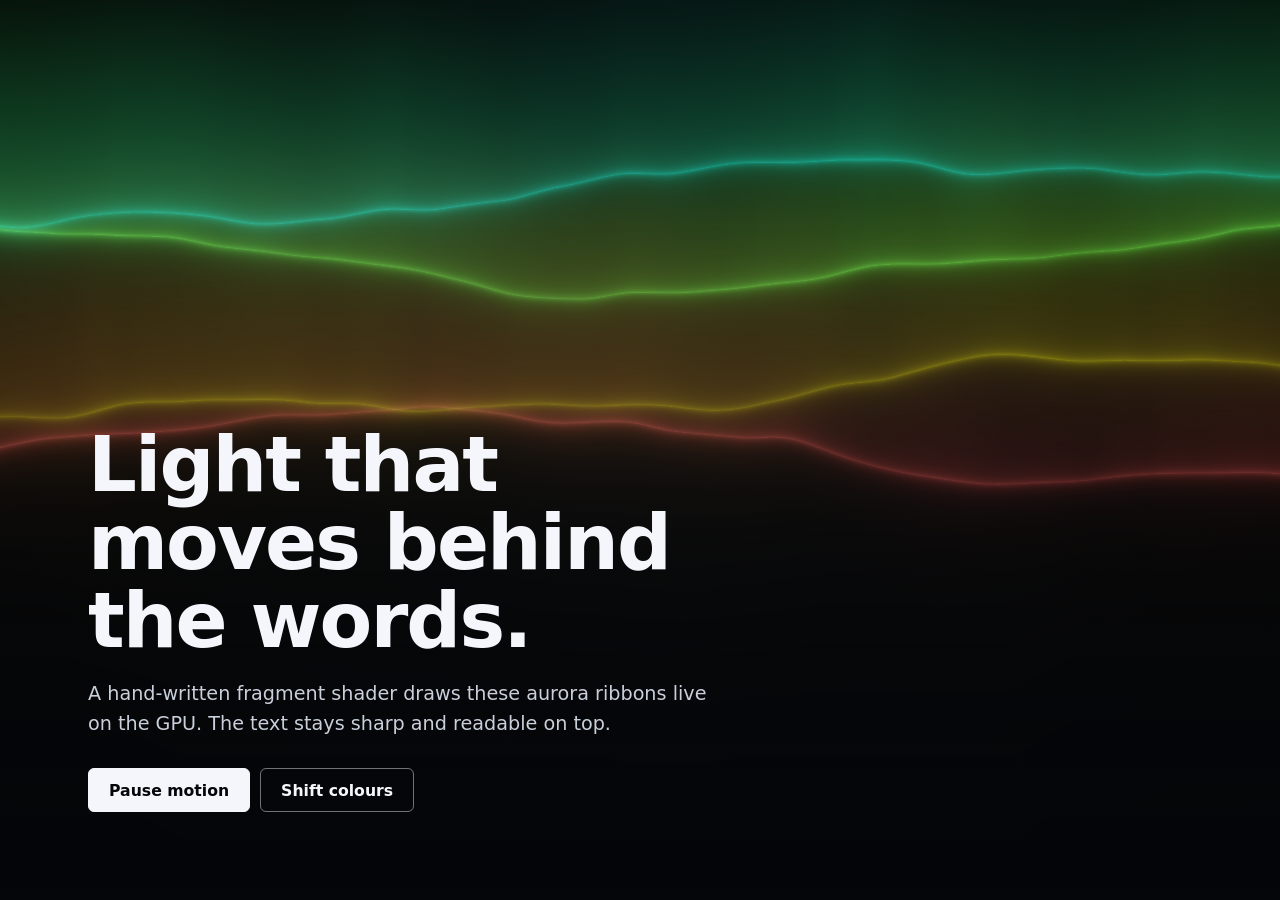
<file: demos/aether/index.html>
<!doctype html>
<html lang="en">
<head>
<meta charset="utf-8">
<meta name="viewport" content="width=device-width, initial-scale=1">
<title>WebGL Shader Hero: Showcase</title>
<style>
  /* Aurora ribbon hero. Own WebGL 1 fragment shader (value noise + fbm),
     written for this showcase. No libraries, no build step, no video. */
  *{box-sizing:border-box;margin:0;padding:0}
  html,body{height:100%}
  body{background:#05060a;color:#f4f6fb;overflow-x:hidden;
    font-family:ui-sans-serif,system-ui,-apple-system,'Segoe UI',Roboto,'Helvetica Neue',Arial,sans-serif}

  .hero{position:relative;min-height:100vh;overflow:hidden;display:grid;align-items:end}
  .hero canvas{position:absolute;inset:0;width:100%;height:100%;display:block}
  .hero .shade{position:absolute;inset:0;pointer-events:none;
    background:linear-gradient(0deg,rgba(5,6,10,.92) 0%,rgba(5,6,10,.35) 45%,rgba(5,6,10,0) 75%)}

  .copy{position:relative;z-index:1;padding:clamp(24px,7vw,88px);max-width:880px}
  .copy h1{font-weight:700;font-size:clamp(2rem,6.4vw,4.8rem);line-height:1.02;letter-spacing:-.025em}
  .copy p{margin-top:18px;font-size:clamp(1rem,1.9vw,1.2rem);line-height:1.6;color:#c9cfdb;max-width:620px}
  .row{display:flex;gap:10px;flex-wrap:wrap;margin-top:28px}
  .row button{font:inherit;font-weight:600;font-size:.98rem;min-height:44px;padding:0 20px;border-radius:6px;
    cursor:pointer;color:#05060a;background:#f4f6fb;border:1px solid #f4f6fb}
  .row button.alt{color:#f4f6fb;background:transparent;border-color:rgba(244,246,251,.45)}
  .row button:hover{filter:brightness(.92)}
  .row button:focus-visible{outline:2px solid #9fd8ff;outline-offset:3px}
</style>
</head>
<body>
  <section class="hero" aria-label="Hero">
    <canvas id="sky" role="img" aria-label="Animated aurora ribbons"></canvas>
    <div class="shade" aria-hidden="true"></div>
    <div class="copy">
      <h1>Light that moves behind the words.</h1>
      <p>A hand-written fragment shader draws these aurora ribbons live on the GPU. The text stays sharp and readable on top.</p>
      <div class="row">
        <button type="button" id="pause" aria-pressed="false">Pause motion</button>
        <button type="button" id="shift" class="alt">Shift colours</button>
      </div>
    </div>
  </section>

<script>
(function () {
  var FRAG = [
    'precision mediump float;',
    'uniform float uT;',
    'uniform vec2 uRes;',
    'uniform float uHue;',
    'float hash(vec2 p){ return fract(sin(dot(p, vec2(127.1, 311.7))) * 43758.5453); }',
    'float noise(vec2 p){',
    '  vec2 i = floor(p); vec2 f = fract(p);',
    '  f = f * f * (3.0 - 2.0 * f);',
    '  float a = hash(i), b = hash(i + vec2(1.0, 0.0));',
    '  float c = hash(i + vec2(0.0, 1.0)), d = hash(i + vec2(1.0, 1.0));',
    '  return mix(mix(a, b, f.x), mix(c, d, f.x), f.y);',
    '}',
    'float fbm(vec2 p){',
    '  float v = 0.0; float amp = 0.5;',
    '  for (int i = 0; i < 5; i++) { v += amp * noise(p); p = p * 2.03 + vec2(1.7, 9.2); amp *= 0.5; }',
    '  return v;',
    '}',
    'void main(){',
    '  vec2 p = (gl_FragCoord.xy - 0.5 * uRes) / uRes.y;',
    '  vec3 col = vec3(0.0);',
    '  for (int i = 0; i < 4; i++) {',
    '    float fi = float(i);',
    '    float y = 0.34 - 0.13 * fi + 0.32 * (fbm(vec2(p.x * 0.9 + fi * 3.1, uT * 0.07 + fi * 1.3)) - 0.5);',
    '    float d = abs(p.y - y);',
    '    float core = 0.006 / (d + 0.004);',
    '    float up = p.y - y;',
    '    float veil = (1.0 - smoothstep(0.0, 0.35, up)) * step(0.0, up) * 0.3;',
    '    float flick = 0.45 + 0.55 * fbm(vec2(p.x * 4.0 - uT * 0.25, fi * 7.0 + uT * 0.05));',
    '    vec3 tint = 0.5 + 0.5 * cos(6.28318 * (uHue + fi * 0.16 + vec3(0.0, 0.33, 0.67)));',
    '    col += tint * (core + veil) * flick;',
    '  }',
    '  col += vec3(0.02, 0.025, 0.05) * (1.0 - length(p));',
    '  col = 1.0 - exp(-col * 0.75);',
    '  gl_FragColor = vec4(col, 1.0);',
    '}'
  ].join('\n');

  var VERT = 'attribute vec2 aPos; void main(){ gl_Position = vec4(aPos, 0.0, 1.0); }';

  var canvas = document.getElementById('sky');
  var pauseBtn = document.getElementById('pause');
  var shiftBtn = document.getElementById('shift');
  var gl = canvas.getContext('webgl', { antialias: false, alpha: false }) ||
           canvas.getContext('experimental-webgl');
  if (!gl) { pauseBtn.disabled = true; shiftBtn.disabled = true; return; } // text stays on the dark background

  function shader(type, src) {
    var s = gl.createShader(type);
    gl.shaderSource(s, src);
    gl.compileShader(s);
    return gl.getShaderParameter(s, gl.COMPILE_STATUS) ? s : null;
  }
  var vs = shader(gl.VERTEX_SHADER, VERT);
  var fs = shader(gl.FRAGMENT_SHADER, FRAG);
  if (!vs || !fs) return;
  var prog = gl.createProgram();
  gl.attachShader(prog, vs);
  gl.attachShader(prog, fs);
  gl.linkProgram(prog);
  if (!gl.getProgramParameter(prog, gl.LINK_STATUS)) return;
  gl.useProgram(prog);

  var buf = gl.createBuffer();
  gl.bindBuffer(gl.ARRAY_BUFFER, buf);
  gl.bufferData(gl.ARRAY_BUFFER, new Float32Array([-1, -1, 3, -1, -1, 3]), gl.STATIC_DRAW);
  var aPos = gl.getAttribLocation(prog, 'aPos');
  gl.enableVertexAttribArray(aPos);
  gl.vertexAttribPointer(aPos, 2, gl.FLOAT, false, 0, 0);
  var uT = gl.getUniformLocation(prog, 'uT');
  var uRes = gl.getUniformLocation(prog, 'uRes');
  var uHue = gl.getUniformLocation(prog, 'uHue');

  var scale = Math.min(window.devicePixelRatio || 1, 1.5);
  function size() {
    var w = Math.max(1, Math.round(canvas.clientWidth * scale));
    var h = Math.max(1, Math.round(canvas.clientHeight * scale));
    if (canvas.width !== w || canvas.height !== h) { canvas.width = w; canvas.height = h; }
    gl.viewport(0, 0, w, h);
  }

  var reduce = window.matchMedia && window.matchMedia('(prefers-reduced-motion: reduce)').matches;
  var running = !reduce;
  var clock = 12.0, last = 0, hue = 0.52, raf = 0;

  function draw() {
    size();
    gl.uniform1f(uT, clock);
    gl.uniform2f(uRes, canvas.width, canvas.height);
    gl.uniform1f(uHue, hue);
    gl.drawArrays(gl.TRIANGLES, 0, 3);
  }
  function frame(now) {
    if (last) clock += Math.min(0.05, (now - last) / 1000);
    last = now;
    draw();
    raf = running ? requestAnimationFrame(frame) : 0;
  }
  function setRunning(on) {
    running = on;
    pauseBtn.textContent = on ? 'Pause motion' : 'Play motion';
    pauseBtn.setAttribute('aria-pressed', on ? 'false' : 'true');
    last = 0;
    if (on && !raf) raf = requestAnimationFrame(frame);
  }

  pauseBtn.addEventListener('click', function () { setRunning(!running); });
  shiftBtn.addEventListener('click', function () { hue = (hue + 0.23) % 1; if (!running) draw(); });
  window.addEventListener('resize', function () { if (!running) draw(); });
  document.addEventListener('visibilitychange', function () {
    if (document.hidden && raf) { cancelAnimationFrame(raf); raf = 0; }
    else if (!document.hidden && running && !raf) { last = 0; raf = requestAnimationFrame(frame); }
  });

  setRunning(running);
  if (!running) draw();
})();
</script>
</body>
</html>
</file>
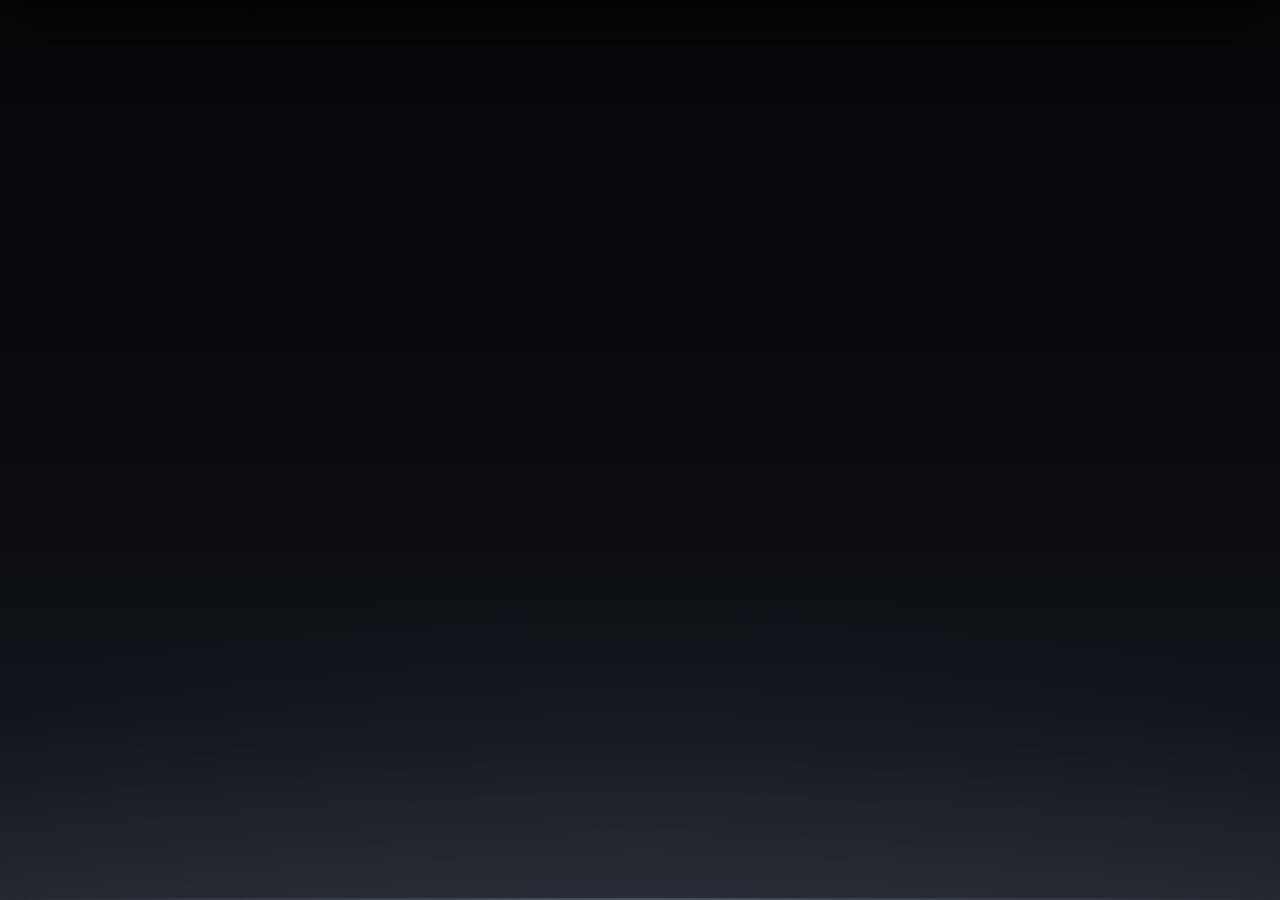
<file: demos/garage-door/index.html>
<!doctype html>
<html lang="en">
<head>
<meta charset="utf-8" />
<meta name="viewport" content="width=device-width, initial-scale=1" />
<title>Garage Door Reveal</title>
<style>
  :root{
    --open-dur: 2.0s;
    --ease: cubic-bezier(.42,.03,.2,1);   /* motor pull: eases in, settles out */
  }
  *{ box-sizing:border-box; }
  html,body{ margin:0; height:100%; background:#06070a; overflow:hidden; }

  /* the stage IS the dark garage interior revealed behind the door */
  .stage{
    position:fixed; inset:0;
    overflow:hidden;
    cursor:pointer;
    touch-action:manipulation;
    background:
      radial-gradient(130% 85% at 50% 118%, rgba(70,78,94,.30), transparent 62%),
      linear-gradient(180deg,#06070a 0%,#090b10 48%,#11141a 80%,#20242c 100%);
  }
  /* concrete threshold line at the floor */
  .stage::after{
    content:""; position:absolute; left:0; right:0; bottom:0; height:2px;
    background:linear-gradient(90deg,transparent,rgba(150,160,175,.32),transparent);
    pointer-events:none;
  }

  /* the door itself, fills the screen, slides straight up */
  .door{
    position:absolute; inset:0;
    background-image:url("./door.jpg");
    background-size:cover;
    background-position:center;
    transform:translateY(0);
    transition:transform var(--open-dur) var(--ease);
    box-shadow:0 18px 55px rgba(0,0,0,.78);
    will-change:transform;
  }
  .stage.open .door{ transform:translateY(-100%); }

  /* top panel slips into the shadow of the recess */
  .door::before{
    content:""; position:absolute; inset:0;
    background:linear-gradient(180deg, rgba(0,0,0,.30) 0%, rgba(0,0,0,0) 12%);
    pointer-events:none;
  }

  .stage:focus-visible{ outline:2px solid #6fb3ff; outline-offset:-4px; }

  @media (prefers-reduced-motion: reduce){
    .door{ transition:transform .3s ease; }
  }
</style>
</head>
<body>
  <div class="stage" id="stage" tabindex="0" role="button" aria-label="Garage door. Activate to open or close.">
    <div class="door"></div>
  </div>

  <script>
    (function(){
      var stage = document.getElementById('stage');
      var reduce = window.matchMedia && window.matchMedia('(prefers-reduced-motion: reduce)').matches;
      function toggle(){ stage.classList.toggle('open'); }
      stage.addEventListener('click', toggle);
      stage.addEventListener('keydown', function(e){
        if(e.key === ' ' || e.key === 'Enter'){ e.preventDefault(); toggle(); }
      });
      // slide up on its own once the page settles; click/tap (or Space/Enter) replays
      if(!reduce){
        setTimeout(function(){ stage.classList.add('open'); }, 900);
      }
    })();
  </script>
</body>
</html>
</file>
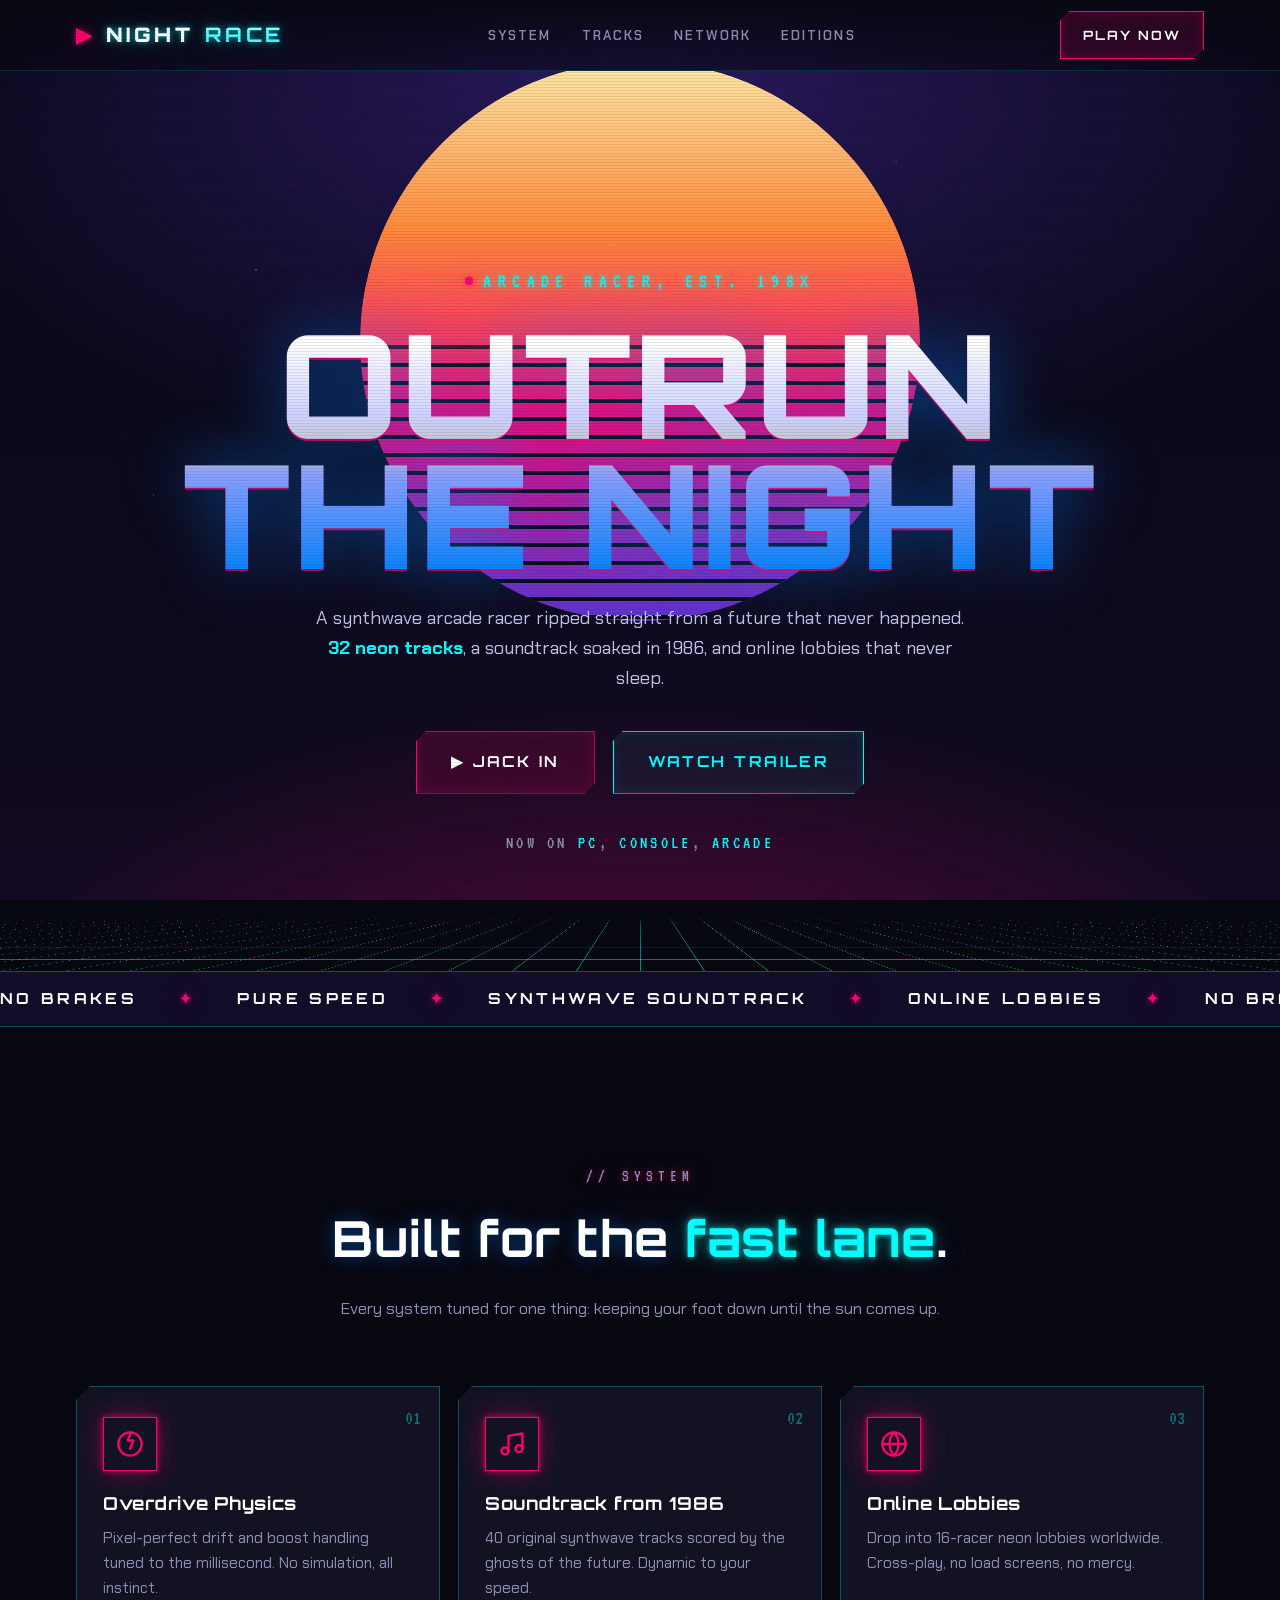
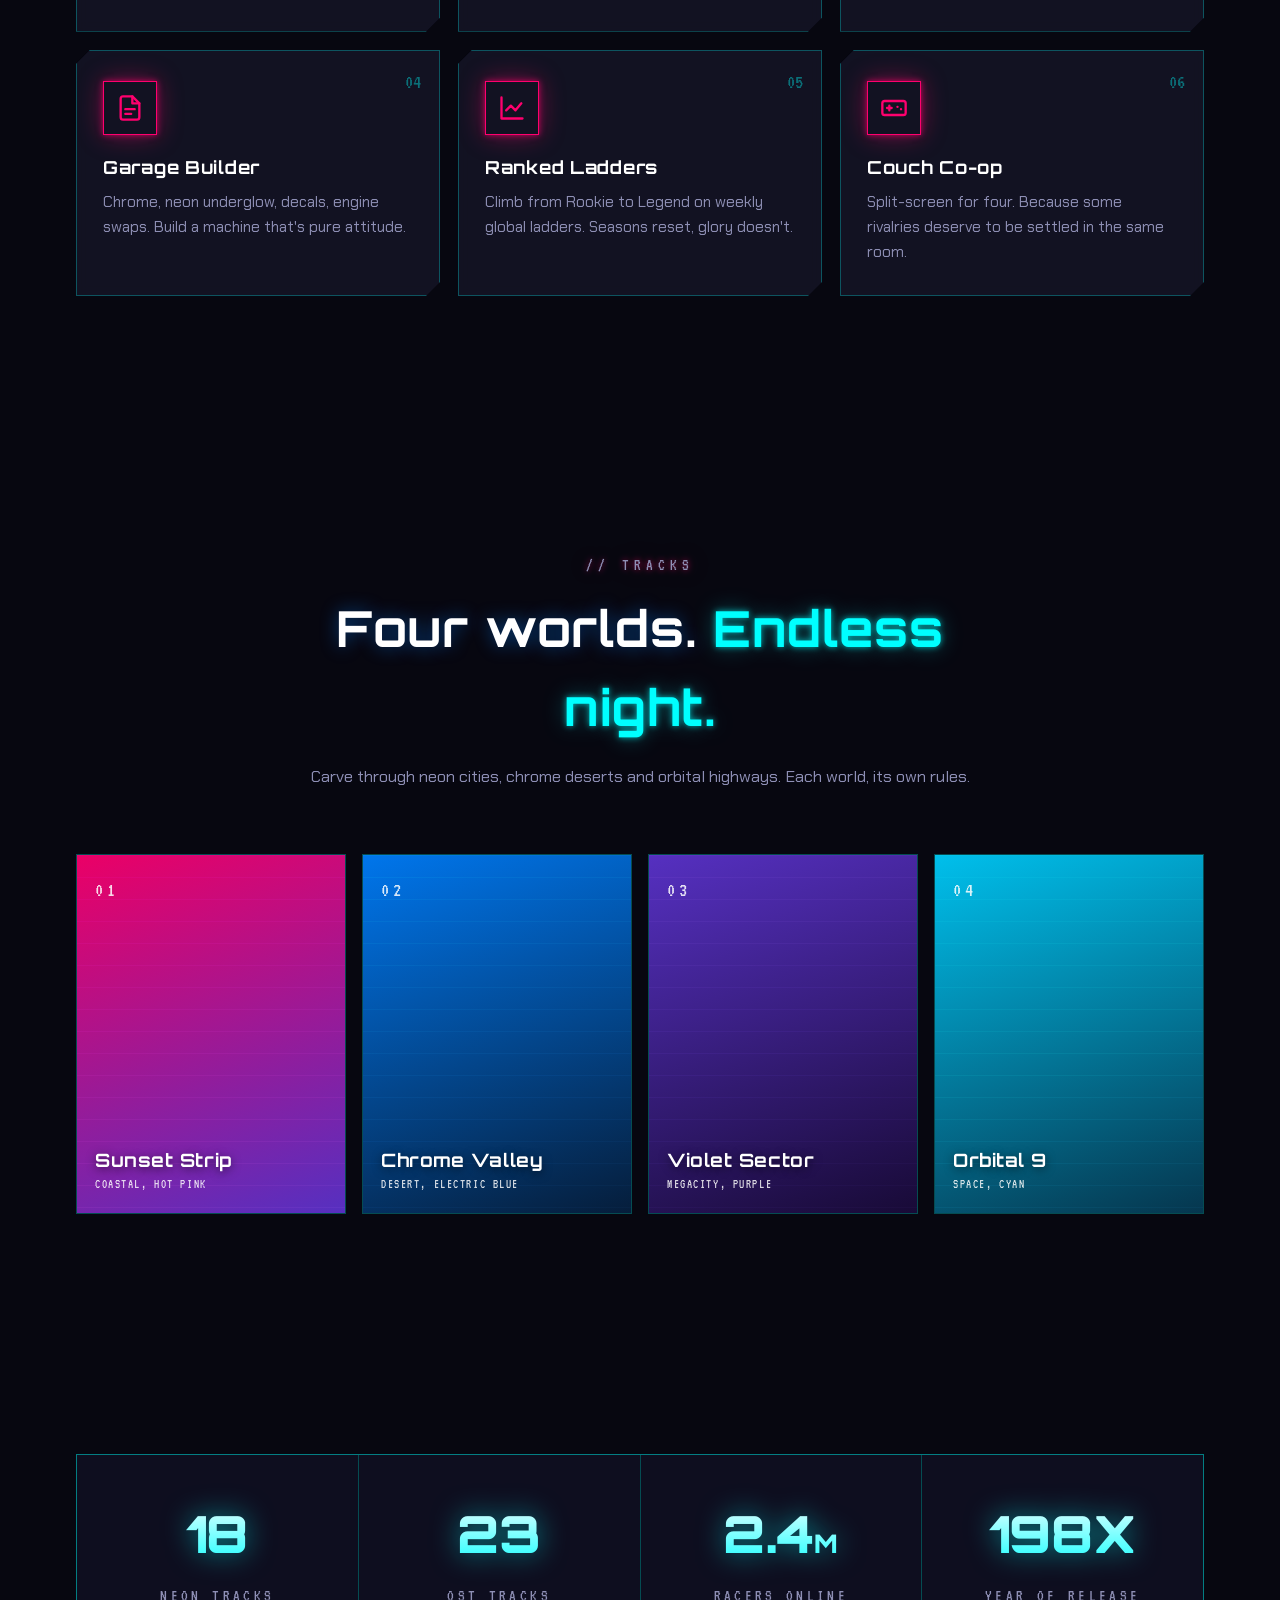
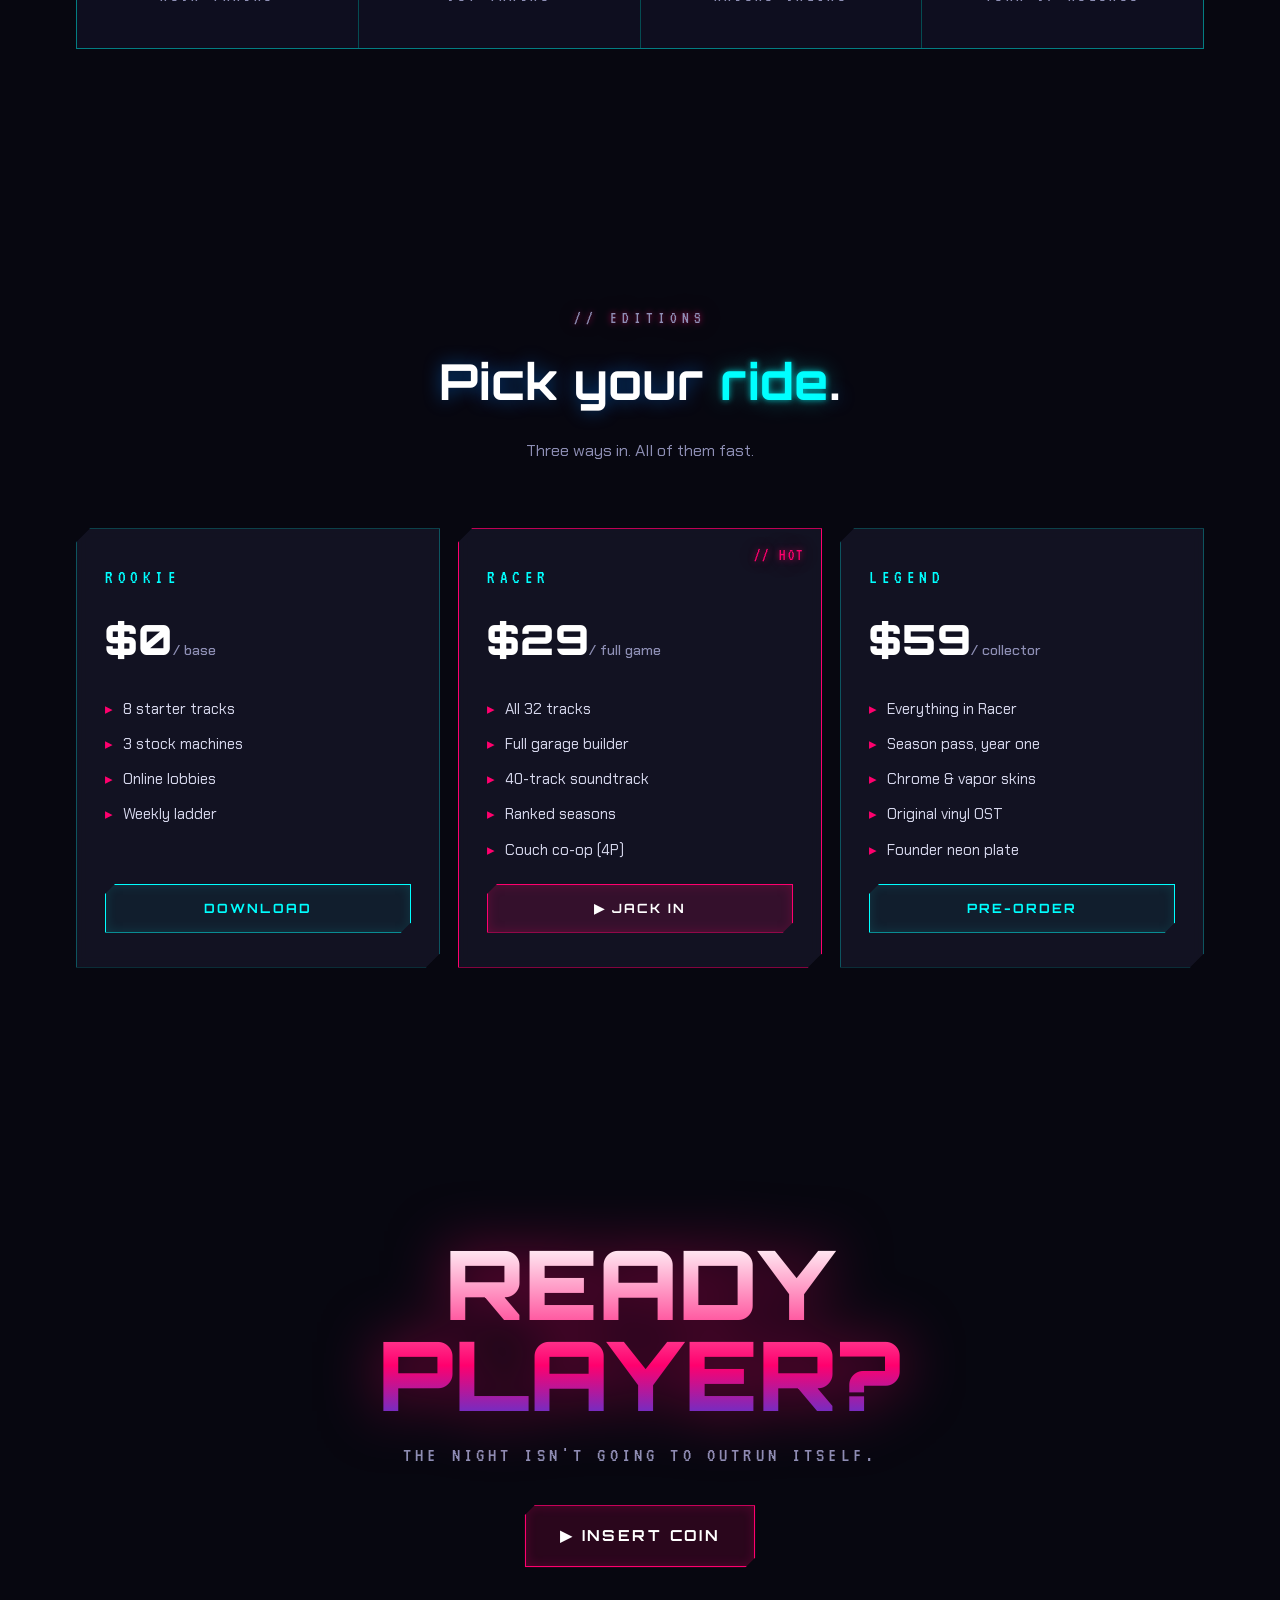
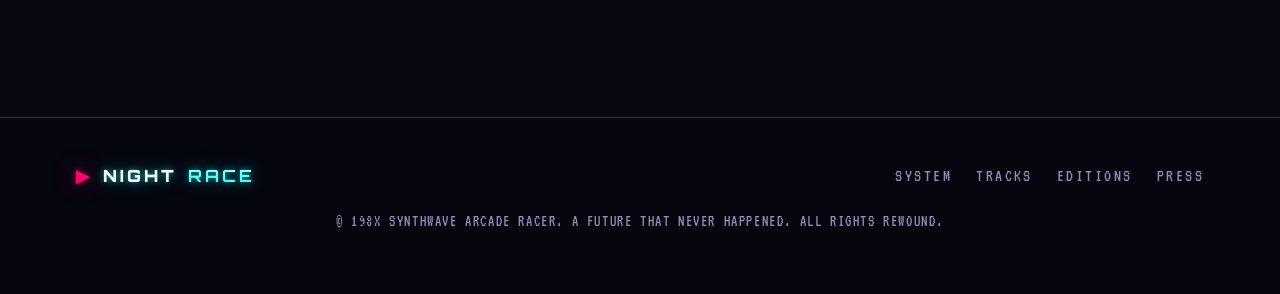
<file: demos/neon-drive/index.html>
<!DOCTYPE html>
<html lang="en">
<head>
<meta charset="UTF-8" />
<meta name="viewport" content="width=device-width, initial-scale=1.0" />
<title>Synthwave Racer: Outrun the Night</title>
<meta name="description" content="A synthwave arcade racer. 32 neon tracks, a soundtrack pulled straight from 1986, and online multiplayer. Jack in." />
<meta name="theme-color" content="#1A1A2E" />
<link rel="icon" href="data:image/svg+xml,%3Csvg xmlns='http://www.w3.org/2000/svg' viewBox='0 0 32 32'%3E%3Crect width='32' height='32' rx='5' fill='%23070710'/%3E%3Cpath d='M12 9l11 7-11 7z' fill='%23FF006E'/%3E%3C/svg%3E" />

<!-- Retro-Futurism fonts: Orbitron (geometric sci-fi display), Chakra Petch (techno body), VT323 (CRT terminal) -->
<link rel="preconnect" href="https://fonts.googleapis.com" />
<link rel="preconnect" href="https://fonts.gstatic.com" crossorigin />
<link href="https://fonts.googleapis.com/css2?family=Orbitron:wght@500;700;900&family=Chakra+Petch:wght@400;500;600;700&family=VT323&display=swap" rel="stylesheet" />

<style>
:root{
  /* ── catalog color seeds ── */
  --blue:#0080FF;
  --pink:#FF006E;
  --cyan:#00FFFF;
  --base:#1A1A2E;
  --purple:#5D34D0;
  --silver:#C0C0C0;

  --ink:#070710;            /* near-black canvas */
  --ink-2:#0e0e1f;
  --panel:rgba(26,26,46,.62);
  --line:rgba(0,255,255,.28);
  --text:#d7d8ee;
  --dim:#8e8fb5;

  --fdisp:'Orbitron',sans-serif;
  --fbody:'Chakra Petch',system-ui,sans-serif;
  --fcrt:'VT323',monospace;

  --glow-cyan:0 0 6px rgba(0,255,255,.65),0 0 22px rgba(0,255,255,.35);
  --glow-pink:0 0 6px rgba(255,0,110,.7),0 0 26px rgba(255,0,110,.4);
  --maxw:1180px;
}
*{margin:0;padding:0;box-sizing:border-box}
html{scroll-behavior:smooth}
body{
  background:var(--ink);
  color:var(--text);
  font-family:var(--fbody);
  line-height:1.6;
  overflow-x:hidden;
  -webkit-font-smoothing:antialiased;
  position:relative;
}
a{color:inherit;text-decoration:none}
img{max-width:100%;display:block}
.wrap{max-width:var(--maxw);margin:0 auto;padding:0 26px}

/* ════ ambient backdrop: synthwave wash + starfield ════ */
.bg{position:fixed;inset:0;z-index:-3;background:
  radial-gradient(120% 80% at 50% 8%, rgba(93,52,208,.42), transparent 55%),
  radial-gradient(90% 70% at 50% 120%, rgba(255,0,110,.32), transparent 60%),
  linear-gradient(180deg,#05050d 0%,#0b0a1c 45%,#120a22 100%);}
.stars{position:fixed;inset:0;z-index:-2;background-image:
  radial-gradient(1px 1px at 20% 30%,rgba(255,255,255,.9),transparent),
  radial-gradient(1px 1px at 70% 18%,rgba(0,255,255,.8),transparent),
  radial-gradient(1px 1px at 40% 12%,rgba(255,255,255,.7),transparent),
  radial-gradient(1.5px 1.5px at 85% 40%,rgba(255,0,110,.8),transparent),
  radial-gradient(1px 1px at 12% 55%,rgba(255,255,255,.6),transparent),
  radial-gradient(1px 1px at 60% 50%,rgba(0,128,255,.8),transparent);
  background-repeat:no-repeat;opacity:.7;animation:twinkle 5s ease-in-out infinite}
@keyframes twinkle{0%,100%{opacity:.45}50%{opacity:.85}}

/* ════ CRT scanline + vignette overlay (whole page) ════ */
.crt{position:fixed;inset:0;z-index:60;pointer-events:none;
  background:repeating-linear-gradient(0deg,rgba(0,0,0,0) 0 2px,rgba(0,0,0,.16) 3px 3px);
  mix-blend-mode:multiply}
.crt::after{content:"";position:absolute;inset:0;
  background:radial-gradient(120% 120% at 50% 50%,transparent 62%,rgba(0,0,0,.55) 100%)}
.sweep{position:fixed;left:0;right:0;height:140px;z-index:61;pointer-events:none;
  background:linear-gradient(180deg,transparent,rgba(0,255,255,.05) 50%,transparent);
  animation:sweep 7s linear infinite}
@keyframes sweep{0%{top:-160px}100%{top:100%}}

/* ════ nav ════ */
.nav{position:sticky;top:0;z-index:50;backdrop-filter:blur(9px);
  background:linear-gradient(180deg,rgba(7,7,16,.92),rgba(7,7,16,.55));
  border-bottom:1px solid rgba(0,255,255,.16)}
.nav .wrap{display:flex;align-items:center;justify-content:space-between;height:70px;gap:20px}
.logo{font-family:var(--fdisp);font-weight:900;font-size:1.25rem;letter-spacing:.18em;
  color:#fff;text-shadow:var(--glow-cyan);display:flex;align-items:center;gap:11px}
.logo .chev{color:var(--pink);text-shadow:var(--glow-pink)}
.logo b{background:linear-gradient(180deg,#fff,var(--cyan));-webkit-background-clip:text;background-clip:text;-webkit-text-fill-color:transparent}
.navlinks{display:flex;gap:30px;font-family:var(--fbody);font-weight:600;font-size:.82rem;
  letter-spacing:.16em;text-transform:uppercase}
.navlinks a{color:var(--dim);transition:color .2s,text-shadow .2s;position:relative}
.navlinks a:hover{color:var(--cyan);text-shadow:var(--glow-cyan)}
.btn{display:inline-flex;align-items:center;gap:10px;font-family:var(--fdisp);font-weight:700;
  font-size:.8rem;letter-spacing:.16em;text-transform:uppercase;padding:13px 22px;cursor:pointer;
  border:1.5px solid var(--cyan);color:var(--cyan);background:rgba(0,255,255,.05);
  clip-path:polygon(10px 0,100% 0,100% calc(100% - 10px),calc(100% - 10px) 100%,0 100%,0 10px);
  box-shadow:inset 0 0 12px rgba(0,255,255,.12),0 0 14px rgba(0,255,255,.25);
  transition:transform .15s,box-shadow .2s,background .2s,color .2s}
.btn:hover{background:rgba(0,255,255,.14);box-shadow:inset 0 0 18px rgba(0,255,255,.25),0 0 26px rgba(0,255,255,.5);transform:translateY(-2px)}
.btn--pink{border-color:var(--pink);color:#fff;background:rgba(255,0,110,.14);
  box-shadow:inset 0 0 12px rgba(255,0,110,.2),0 0 18px rgba(255,0,110,.45)}
.btn--pink:hover{background:rgba(255,0,110,.26);box-shadow:inset 0 0 20px rgba(255,0,110,.35),0 0 32px rgba(255,0,110,.7)}
.btn--lg{font-size:.95rem;padding:18px 34px}
.burger{display:none;background:none;border:1px solid var(--line);color:var(--cyan);width:44px;height:40px;cursor:pointer;font-size:1.2rem}

/* ════ hero ════ */
.hero{position:relative;min-height:100vh;display:flex;align-items:center;overflow:hidden;padding:80px 0 0}
/* synthwave sun */
.sun{position:absolute;left:50%;top:30%;transform:translate(-50%,-50%);width:min(560px,84vw);aspect-ratio:1;
  border-radius:50%;z-index:-1;
  background:linear-gradient(180deg,#ffe9a8 0%,#ff8a3c 30%,var(--pink) 62%,var(--purple) 100%);
  -webkit-mask:linear-gradient(#000 0 0);
  filter:drop-shadow(0 0 60px rgba(255,0,110,.55))}
.sun::after{content:"";position:absolute;inset:0;border-radius:50%;
  background:repeating-linear-gradient(180deg,transparent 0 14px,var(--ink) 14px 18px);
  -webkit-mask:linear-gradient(180deg,transparent 48%,#000 52%);mask:linear-gradient(180deg,transparent 48%,#000 52%)}
/* perspective grid floor */
.grid-floor{position:absolute;left:50%;bottom:0;transform:translateX(-50%);width:240vw;height:48vh;z-index:-1;
  background-image:linear-gradient(rgba(0,255,255,.55) 1px,transparent 1px),linear-gradient(90deg,rgba(0,255,255,.55) 1px,transparent 1px);
  background-size:64px 64px;
  transform:translateX(-50%) perspective(340px) rotateX(74deg);transform-origin:bottom center;
  mask-image:linear-gradient(180deg,transparent,#000 22%,#000);-webkit-mask-image:linear-gradient(180deg,transparent,#000 22%,#000);
  animation:grid 1.4s linear infinite}
@keyframes grid{from{background-position:0 0}to{background-position:0 64px}}
.hero__inner{position:relative;z-index:2;text-align:center;width:100%}
.tag{display:inline-flex;align-items:center;gap:10px;font-family:var(--fcrt);font-size:1.25rem;
  letter-spacing:.32em;text-transform:uppercase;color:var(--cyan);text-shadow:var(--glow-cyan);margin-bottom:22px}
.tag .dot{width:8px;height:8px;background:var(--pink);box-shadow:var(--glow-pink);border-radius:50%;animation:pulse 1.4s infinite}
@keyframes pulse{0%,100%{opacity:1}50%{opacity:.25}}
.hero h1{font-family:var(--fdisp);font-weight:900;font-size:clamp(3rem,12vw,9rem);line-height:.9;letter-spacing:.02em;
  background:linear-gradient(180deg,#fff 8%,#cdd2ff 38%,var(--silver) 52%,#8aa0ff 60%,var(--blue) 100%);
  -webkit-background-clip:text;background-clip:text;-webkit-text-fill-color:transparent;
  filter:drop-shadow(0 2px 0 rgba(255,0,110,.7)) drop-shadow(0 0 30px rgba(0,128,255,.5))}
.hero h1 .scan{position:relative}
.hero .sub{max-width:54ch;margin:26px auto 0;font-size:1.16rem;color:#c4c6ec}
.hero .sub b{color:var(--cyan)}
.hero__cta{display:flex;gap:18px;justify-content:center;flex-wrap:wrap;margin-top:38px}
.hero__meta{margin-top:34px;font-family:var(--fcrt);font-size:1.15rem;letter-spacing:.18em;color:var(--dim);text-transform:uppercase}
.hero__meta span{color:var(--cyan)}

/* ════ marquee ════ */
.marquee{border-top:1px solid var(--line);border-bottom:1px solid var(--line);
  background:rgba(93,52,208,.12);overflow:hidden;padding:14px 0;white-space:nowrap;position:relative;z-index:2}
.marquee__row{display:inline-flex;gap:42px;animation:scroll 22s linear infinite;font-family:var(--fdisp);
  font-weight:700;font-size:.95rem;letter-spacing:.22em;text-transform:uppercase}
.marquee__row span{color:#fff}.marquee__row .x{color:var(--pink);text-shadow:var(--glow-pink)}
@keyframes scroll{from{transform:translateX(0)}to{transform:translateX(-50%)}}

/* ════ section scaffolding ════ */
section{position:relative;z-index:2}
.sec{padding:clamp(70px,10vw,120px) 0}
.shead{text-align:center;max-width:680px;margin:0 auto clamp(40px,6vw,64px)}
.eyebrow{font-family:var(--fcrt);font-size:1.2rem;letter-spacing:.3em;text-transform:uppercase;color:var(--pink);text-shadow:var(--glow-pink)}
.h2{font-family:var(--fdisp);font-weight:700;font-size:clamp(1.9rem,4.6vw,3.1rem);color:#fff;margin-top:10px;
  letter-spacing:.02em;text-shadow:0 0 18px rgba(0,128,255,.45)}
.h2 em{font-style:normal;color:var(--cyan);text-shadow:var(--glow-cyan)}
.shead p{margin-top:16px;color:var(--dim);font-size:1.05rem}

/* neon panel base + chamfered corner */
.panel{background:var(--panel);border:1px solid var(--line);backdrop-filter:blur(6px);position:relative;
  clip-path:polygon(14px 0,100% 0,100% calc(100% - 14px),calc(100% - 14px) 100%,0 100%,0 14px);
  transition:transform .2s,box-shadow .25s,border-color .25s}

/* ════ features ════ */
.features{display:grid;grid-template-columns:repeat(3,1fr);gap:18px}
.feat{padding:30px 26px}
.feat:hover{transform:translateY(-5px);border-color:var(--cyan);box-shadow:0 0 26px rgba(0,255,255,.3),inset 0 0 24px rgba(0,255,255,.06)}
.feat__ic{width:54px;height:54px;display:grid;place-items:center;border:1.5px solid var(--pink);color:var(--pink);
  box-shadow:var(--glow-pink);margin-bottom:18px}
.feat__ic svg{width:28px;height:28px}
.feat h3{font-family:var(--fdisp);font-weight:700;font-size:1.12rem;color:#fff;letter-spacing:.04em;margin-bottom:9px}
.feat p{color:var(--dim);font-size:.97rem}
.feat .n{position:absolute;top:14px;right:18px;font-family:var(--fcrt);font-size:1.3rem;color:rgba(0,255,255,.4)}

/* ════ tracks showcase ════ */
.tracks{display:grid;grid-template-columns:repeat(4,1fr);gap:16px}
.track{overflow:hidden;aspect-ratio:3/4;display:flex;flex-direction:column;justify-content:flex-end;
  padding:18px;color:#fff;position:relative;border:1px solid var(--line)}
.track::before{content:"";position:absolute;inset:0;z-index:0;opacity:.92}
.track::after{content:"";position:absolute;inset:0;z-index:0;
  background-image:linear-gradient(rgba(255,255,255,.18) 1px,transparent 1px);background-size:100% 22px;mix-blend-mode:overlay;opacity:.4}
.track>*{position:relative;z-index:1}
.track .tnum{font-family:var(--fcrt);font-size:1.3rem;letter-spacing:.2em;opacity:.85}
.track h4{font-family:var(--fdisp);font-weight:700;font-size:1.15rem;letter-spacing:.03em;margin-top:auto;
  text-shadow:0 2px 10px rgba(0,0,0,.6)}
.track p{font-size:.82rem;color:rgba(255,255,255,.82);font-family:var(--fcrt);letter-spacing:.12em;text-transform:uppercase}
.track:hover{transform:translateY(-5px);box-shadow:0 0 30px rgba(255,0,110,.4)}
.t1::before{background:linear-gradient(160deg,var(--pink),var(--purple))}
.t2::before{background:linear-gradient(160deg,var(--blue),#06203f)}
.t3::before{background:linear-gradient(160deg,var(--purple),#1a0b3a)}
.t4::before{background:linear-gradient(160deg,#00d0ff,#063b54)}

/* ════ stats ════ */
.stats{display:grid;grid-template-columns:repeat(4,1fr);gap:1px;background:var(--line);border:1px solid var(--line)}
.stat{background:var(--ink-2);padding:38px 18px;text-align:center}
.stat .num{font-family:var(--fdisp);font-weight:900;font-size:clamp(2rem,5vw,3.2rem);
  background:linear-gradient(180deg,#fff,var(--cyan));-webkit-background-clip:text;background-clip:text;-webkit-text-fill-color:transparent;
  filter:drop-shadow(0 0 14px rgba(0,255,255,.5))}
.stat .lbl{font-family:var(--fcrt);font-size:1.05rem;letter-spacing:.2em;text-transform:uppercase;color:var(--dim);margin-top:8px}

/* ════ editions / pricing ════ */
.eds{display:grid;grid-template-columns:repeat(3,1fr);gap:18px;align-items:stretch}
.ed{padding:34px 28px;display:flex;flex-direction:column}
.ed .knm{font-family:var(--fcrt);font-size:1.2rem;letter-spacing:.24em;text-transform:uppercase;color:var(--cyan)}
.ed .price{font-family:var(--fdisp);font-weight:900;font-size:2.6rem;color:#fff;margin:12px 0 2px}
.ed .price small{font-size:.9rem;color:var(--dim);font-family:var(--fbody);font-weight:500}
.ed ul{list-style:none;margin:22px 0;display:flex;flex-direction:column;gap:11px}
.ed li{display:flex;gap:10px;font-size:.95rem;color:var(--text)}
.ed li::before{content:"▸";color:var(--pink)}
.ed .btn{margin-top:auto;justify-content:center}
.ed--feat{border-color:var(--pink);box-shadow:0 0 30px rgba(255,0,110,.3)}
.ed--feat .badge{position:absolute;top:14px;right:16px;font-family:var(--fcrt);font-size:1rem;letter-spacing:.16em;color:var(--pink);text-shadow:var(--glow-pink)}

/* ════ final CTA ════ */
.jack{text-align:center;padding:clamp(80px,12vw,150px) 0;position:relative}
.jack h2{font-family:var(--fdisp);font-weight:900;font-size:clamp(2.4rem,8vw,6rem);line-height:.95;
  background:linear-gradient(180deg,#fff,var(--pink) 70%,var(--purple));-webkit-background-clip:text;background-clip:text;-webkit-text-fill-color:transparent;
  filter:drop-shadow(0 0 30px rgba(255,0,110,.5))}
.jack p{color:var(--dim);font-family:var(--fcrt);font-size:1.3rem;letter-spacing:.2em;text-transform:uppercase;margin:18px 0 34px}

/* ════ footer ════ */
footer{border-top:1px solid var(--line);padding:44px 0 60px;background:rgba(7,7,16,.6);position:relative;z-index:2}
.foot{display:flex;justify-content:space-between;align-items:center;gap:24px;flex-wrap:wrap}
.foot .logo{font-size:1.05rem}
.foot__links{display:flex;gap:24px;font-family:var(--fcrt);font-size:1.1rem;letter-spacing:.14em;text-transform:uppercase;color:var(--dim)}
.foot__links a:hover{color:var(--cyan);text-shadow:var(--glow-cyan)}
.foot__copy{font-family:var(--fcrt);font-size:1rem;letter-spacing:.1em;color:var(--dim);margin-top:18px;text-align:center}

/* reveal */
.rv{opacity:0;transform:translateY(26px);transition:opacity .6s cubic-bezier(.16,1,.3,1),transform .6s cubic-bezier(.16,1,.3,1)}
.rv.in{opacity:1;transform:none}

@media(max-width:920px){
  .navlinks,.nav .btn{display:none}.burger{display:block}
  .features,.tracks,.stats,.eds{grid-template-columns:repeat(2,1fr)}
}
@media(max-width:560px){
  .features,.eds{grid-template-columns:1fr}.tracks{grid-template-columns:repeat(2,1fr)}
  .stats{grid-template-columns:repeat(2,1fr)}
}
@media(prefers-reduced-motion:reduce){
  .grid-floor,.marquee__row,.sweep,.stars,.tag .dot{animation:none!important}
  .rv{opacity:1;transform:none}
}
</style>
<noscript><style>.rv{opacity:1!important;transform:none!important}</style></noscript>
</head>
<body>
<div class="bg"></div>
<div class="stars"></div>

<!-- NAV -->
<nav class="nav">
  <div class="wrap">
    <a href="#top" class="logo"><span class="chev">▶</span> NIGHT<b>RACE</b></a>
    <div class="navlinks">
      <a href="#features">System</a>
      <a href="#tracks">Tracks</a>
      <a href="#stats">Network</a>
      <a href="#editions">Editions</a>
    </div>
    <a href="#editions" class="btn btn--pink">Play Now</a>
    <button class="burger" aria-label="menu">≡</button>
  </div>
</nav>

<span id="top"></span>

<!-- HERO -->
<header class="hero">
  <div class="sun" aria-hidden="true"></div>
  <div class="grid-floor" aria-hidden="true"></div>
  <div class="wrap hero__inner">
    <p class="tag"><span class="dot"></span> Arcade Racer, Est. 198X</p>
    <h1>OUTRUN<br/>THE&nbsp;NIGHT</h1>
    <p class="sub">A synthwave arcade racer ripped straight from a future that never happened.
      <b>32 neon tracks</b>, a soundtrack soaked in 1986, and online lobbies that never sleep.</p>
    <div class="hero__cta">
      <a href="#editions" class="btn btn--pink btn--lg">▶ Jack In</a>
      <a href="#tracks" class="btn btn--lg">Watch Trailer</a>
    </div>
    <p class="hero__meta">Now on <span>PC</span>, <span>Console</span>, <span>Arcade</span></p>
  </div>
</header>

<!-- MARQUEE -->
<div class="marquee" aria-hidden="true">
  <div class="marquee__row">
    <span>NO BRAKES</span><span class="x">✦</span><span>PURE SPEED</span><span class="x">✦</span><span>SYNTHWAVE SOUNDTRACK</span><span class="x">✦</span><span>ONLINE LOBBIES</span><span class="x">✦</span>
    <span>NO BRAKES</span><span class="x">✦</span><span>PURE SPEED</span><span class="x">✦</span><span>SYNTHWAVE SOUNDTRACK</span><span class="x">✦</span><span>ONLINE LOBBIES</span><span class="x">✦</span>
  </div>
</div>

<!-- FEATURES -->
<section class="sec" id="features">
  <div class="wrap">
    <div class="shead rv">
      <p class="eyebrow">// System</p>
      <h2 class="h2">Built for the <em>fast lane</em>.</h2>
      <p>Every system tuned for one thing: keeping your foot down until the sun comes up.</p>
    </div>
    <div class="features">
      <article class="panel feat rv"><span class="n">01</span>
        <span class="feat__ic"><svg viewBox="0 0 24 24" fill="none" stroke="currentColor" stroke-width="2" stroke-linecap="round" stroke-linejoin="round"><path d="m13 2-3 7h5l-3 7"/><circle cx="12" cy="12" r="10"/></svg></span>
        <h3>Overdrive Physics</h3><p>Pixel-perfect drift and boost handling tuned to the millisecond. No simulation, all instinct.</p></article>
      <article class="panel feat rv"><span class="n">02</span>
        <span class="feat__ic"><svg viewBox="0 0 24 24" fill="none" stroke="currentColor" stroke-width="2" stroke-linecap="round" stroke-linejoin="round"><path d="M9 18V5l12-2v13"/><circle cx="6" cy="18" r="3"/><circle cx="18" cy="16" r="3"/></svg></span>
        <h3>Soundtrack from 1986</h3><p>40 original synthwave tracks scored by the ghosts of the future. Dynamic to your speed.</p></article>
      <article class="panel feat rv"><span class="n">03</span>
        <span class="feat__ic"><svg viewBox="0 0 24 24" fill="none" stroke="currentColor" stroke-width="2" stroke-linecap="round" stroke-linejoin="round"><circle cx="12" cy="12" r="10"/><path d="M2 12h20M12 2a15 15 0 0 1 0 20 15 15 0 0 1 0-20"/></svg></span>
        <h3>Online Lobbies</h3><p>Drop into 16-racer neon lobbies worldwide. Cross-play, no load screens, no mercy.</p></article>
      <article class="panel feat rv"><span class="n">04</span>
        <span class="feat__ic"><svg viewBox="0 0 24 24" fill="none" stroke="currentColor" stroke-width="2" stroke-linecap="round" stroke-linejoin="round"><path d="M14 2H6a2 2 0 0 0-2 2v16a2 2 0 0 0 2 2h12a2 2 0 0 0 2-2V8z"/><path d="M14 2v6h6M8 13h8M8 17h5"/></svg></span>
        <h3>Garage Builder</h3><p>Chrome, neon underglow, decals, engine swaps. Build a machine that's pure attitude.</p></article>
      <article class="panel feat rv"><span class="n">05</span>
        <span class="feat__ic"><svg viewBox="0 0 24 24" fill="none" stroke="currentColor" stroke-width="2" stroke-linecap="round" stroke-linejoin="round"><path d="M3 3v18h18"/><path d="m7 14 4-4 4 4 5-6"/></svg></span>
        <h3>Ranked Ladders</h3><p>Climb from Rookie to Legend on weekly global ladders. Seasons reset, glory doesn't.</p></article>
      <article class="panel feat rv"><span class="n">06</span>
        <span class="feat__ic"><svg viewBox="0 0 24 24" fill="none" stroke="currentColor" stroke-width="2" stroke-linecap="round" stroke-linejoin="round"><rect x="2" y="6" width="20" height="12" rx="2"/><path d="M6 12h4M8 10v4M15 11h.01M18 13h.01"/></svg></span>
        <h3>Couch Co-op</h3><p>Split-screen for four. Because some rivalries deserve to be settled in the same room.</p></article>
    </div>
  </div>
</section>

<!-- TRACKS -->
<section class="sec" id="tracks">
  <div class="wrap">
    <div class="shead rv">
      <p class="eyebrow">// Tracks</p>
      <h2 class="h2">Four worlds. <em>Endless night.</em></h2>
      <p>Carve through neon cities, chrome deserts and orbital highways. Each world, its own rules.</p>
    </div>
    <div class="tracks">
      <article class="track t1 rv"><span class="tnum">01</span><h4>Sunset Strip</h4><p>Coastal, Hot Pink</p></article>
      <article class="track t2 rv"><span class="tnum">02</span><h4>Chrome Valley</h4><p>Desert, Electric Blue</p></article>
      <article class="track t3 rv"><span class="tnum">03</span><h4>Violet Sector</h4><p>Megacity, Purple</p></article>
      <article class="track t4 rv"><span class="tnum">04</span><h4>Orbital 9</h4><p>Space, Cyan</p></article>
    </div>
  </div>
</section>

<!-- STATS -->
<section class="sec" id="stats">
  <div class="wrap">
    <div class="stats rv">
      <div class="stat"><div class="num" data-to="32">32</div><div class="lbl">Neon Tracks</div></div>
      <div class="stat"><div class="num" data-to="40">40</div><div class="lbl">OST Tracks</div></div>
      <div class="stat"><div class="num">2.4<span style="font-size:.5em">M</span></div><div class="lbl">Racers Online</div></div>
      <div class="stat"><div class="num">198X</div><div class="lbl">Year Of Release</div></div>
    </div>
  </div>
</section>

<!-- EDITIONS -->
<section class="sec" id="editions">
  <div class="wrap">
    <div class="shead rv">
      <p class="eyebrow">// Editions</p>
      <h2 class="h2">Pick your <em>ride</em>.</h2>
      <p>Three ways in. All of them fast.</p>
    </div>
    <div class="eds">
      <article class="panel ed rv">
        <span class="knm">Rookie</span>
        <div class="price">$0<small>/ base</small></div>
        <ul><li>8 starter tracks</li><li>3 stock machines</li><li>Online lobbies</li><li>Weekly ladder</li></ul>
        <a href="#" class="btn">Download</a>
      </article>
      <article class="panel ed ed--feat rv">
        <span class="badge">// HOT</span>
        <span class="knm">Racer</span>
        <div class="price">$29<small>/ full game</small></div>
        <ul><li>All 32 tracks</li><li>Full garage builder</li><li>40-track soundtrack</li><li>Ranked seasons</li><li>Couch co-op (4P)</li></ul>
        <a href="#" class="btn btn--pink">▶ Jack In</a>
      </article>
      <article class="panel ed rv">
        <span class="knm">Legend</span>
        <div class="price">$59<small>/ collector</small></div>
        <ul><li>Everything in Racer</li><li>Season pass, year one</li><li>Chrome &amp; vapor skins</li><li>Original vinyl OST</li><li>Founder neon plate</li></ul>
        <a href="#" class="btn">Pre-order</a>
      </article>
    </div>
  </div>
</section>

<!-- FINAL CTA -->
<section class="jack">
  <div class="wrap rv">
    <h2>READY<br/>PLAYER?</h2>
    <p>The night isn't going to outrun itself.</p>
    <a href="#top" class="btn btn--pink btn--lg">▶ Insert Coin</a>
  </div>
</section>

<!-- FOOTER -->
<footer>
  <div class="wrap">
    <div class="foot">
      <a href="#top" class="logo"><span class="chev">▶</span> NIGHT<b>RACE</b></a>
      <div class="foot__links">
        <a href="#features">System</a><a href="#tracks">Tracks</a><a href="#editions">Editions</a><a href="#">Press</a>
      </div>
    </div>
    <p class="foot__copy">© 198X SYNTHWAVE ARCADE RACER. A FUTURE THAT NEVER HAPPENED. ALL RIGHTS REWOUND.</p>
  </div>
</footer>

<div class="crt" aria-hidden="true"></div>
<div class="sweep" aria-hidden="true"></div>

<script>
// reveal on scroll
(function(){
  var els=[].slice.call(document.querySelectorAll('.rv'));
  if(matchMedia('(prefers-reduced-motion:reduce)').matches||!('IntersectionObserver'in window)){els.forEach(function(e){e.classList.add('in')});return;}
  var io=new IntersectionObserver(function(en){en.forEach(function(x){if(x.isIntersecting){x.target.classList.add('in');io.unobserve(x.target);}})},{threshold:.12,rootMargin:'0px 0px -60px 0px'});
  els.forEach(function(e){io.observe(e)});
  // safety net: never let a section stay hidden if the observer doesn't fire
  setTimeout(function(){els.forEach(function(e){if(getComputedStyle(e).opacity==='0')e.classList.add('in');});},1500);
})();
// count-up on the stat numbers with data-to
(function(){
  var nums=[].slice.call(document.querySelectorAll('.num[data-to]'));
  var io=new IntersectionObserver(function(en){en.forEach(function(x){
    if(!x.isIntersecting)return; io.unobserve(x.target);
    var el=x.target,to=+el.getAttribute('data-to'),t0=null;
    function step(t){if(!t0)t0=t;var p=Math.min((t-t0)/900,1);el.textContent=Math.round(p*to);if(p<1)requestAnimationFrame(step);}
    if(!matchMedia('(prefers-reduced-motion:reduce)').matches)requestAnimationFrame(step);
  })},{threshold:.5});
  nums.forEach(function(n){io.observe(n)});
})();
</script>
</body>
</html>
</file>
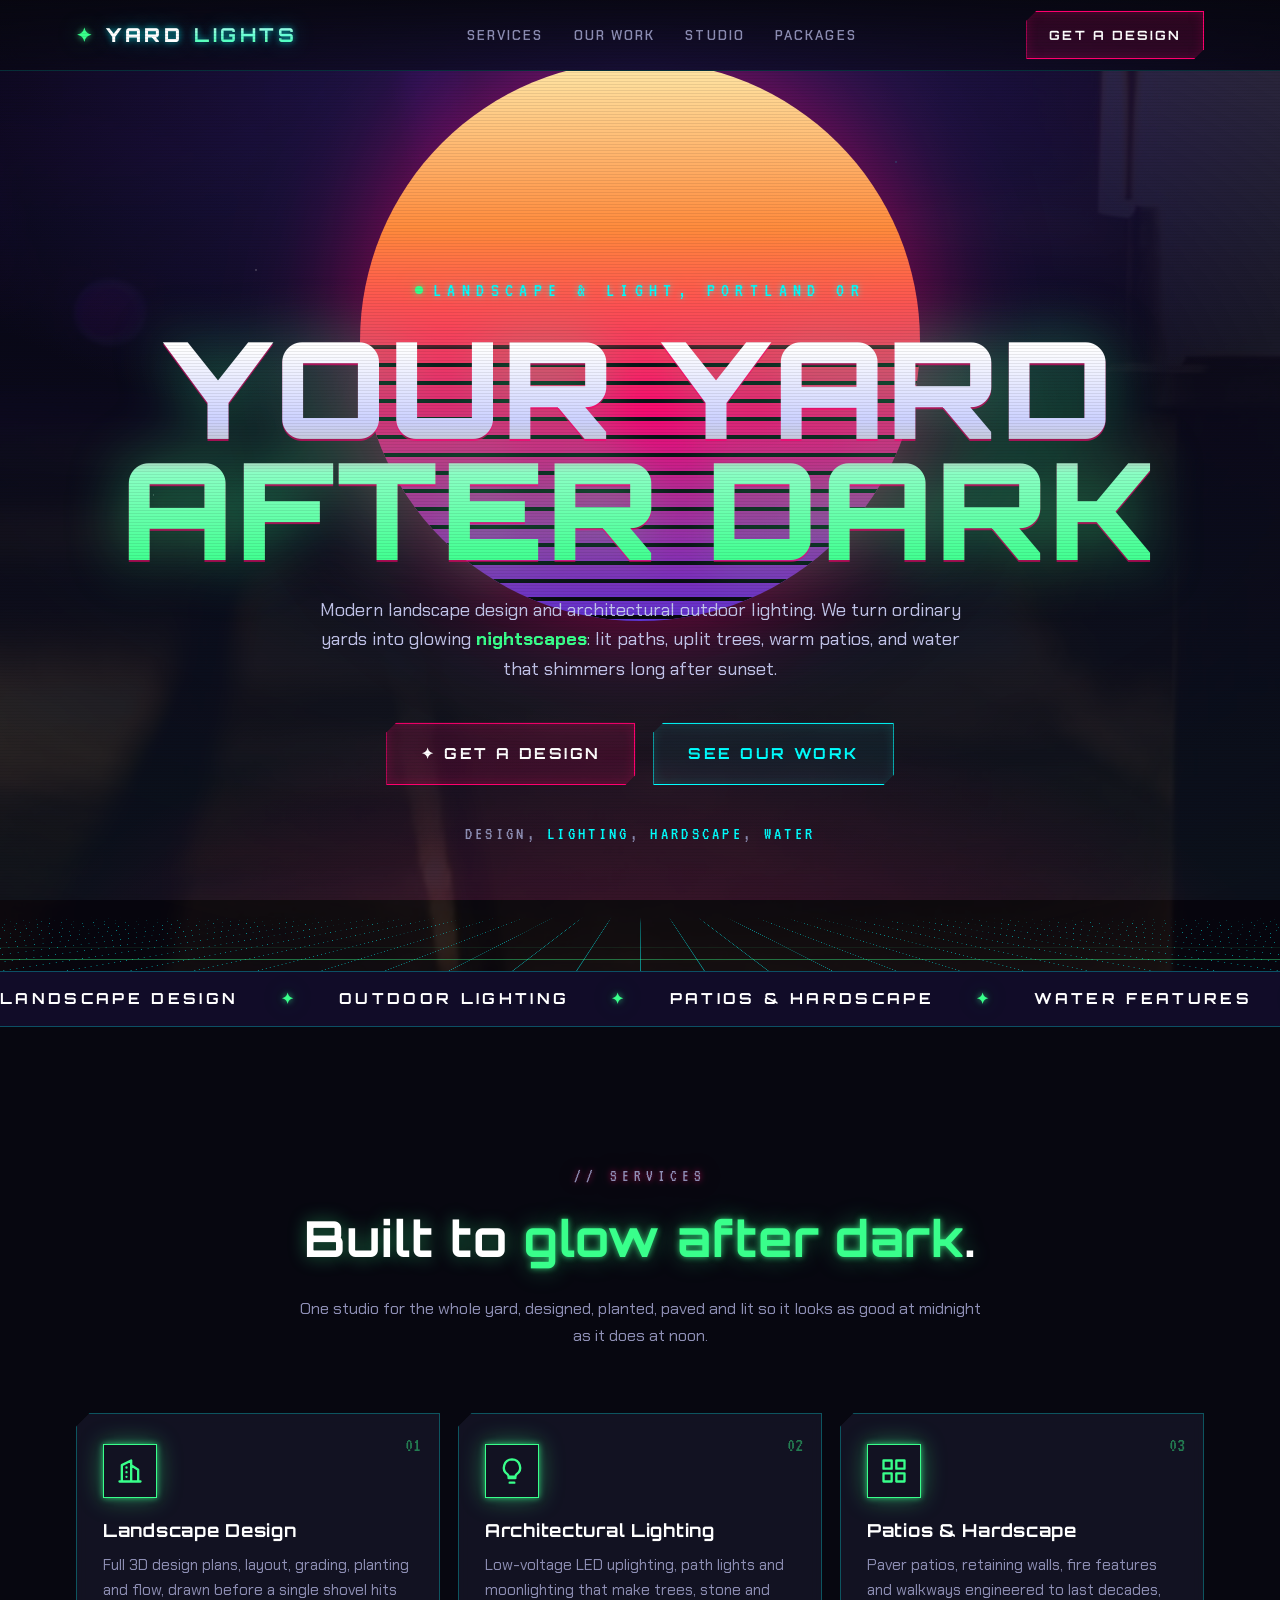
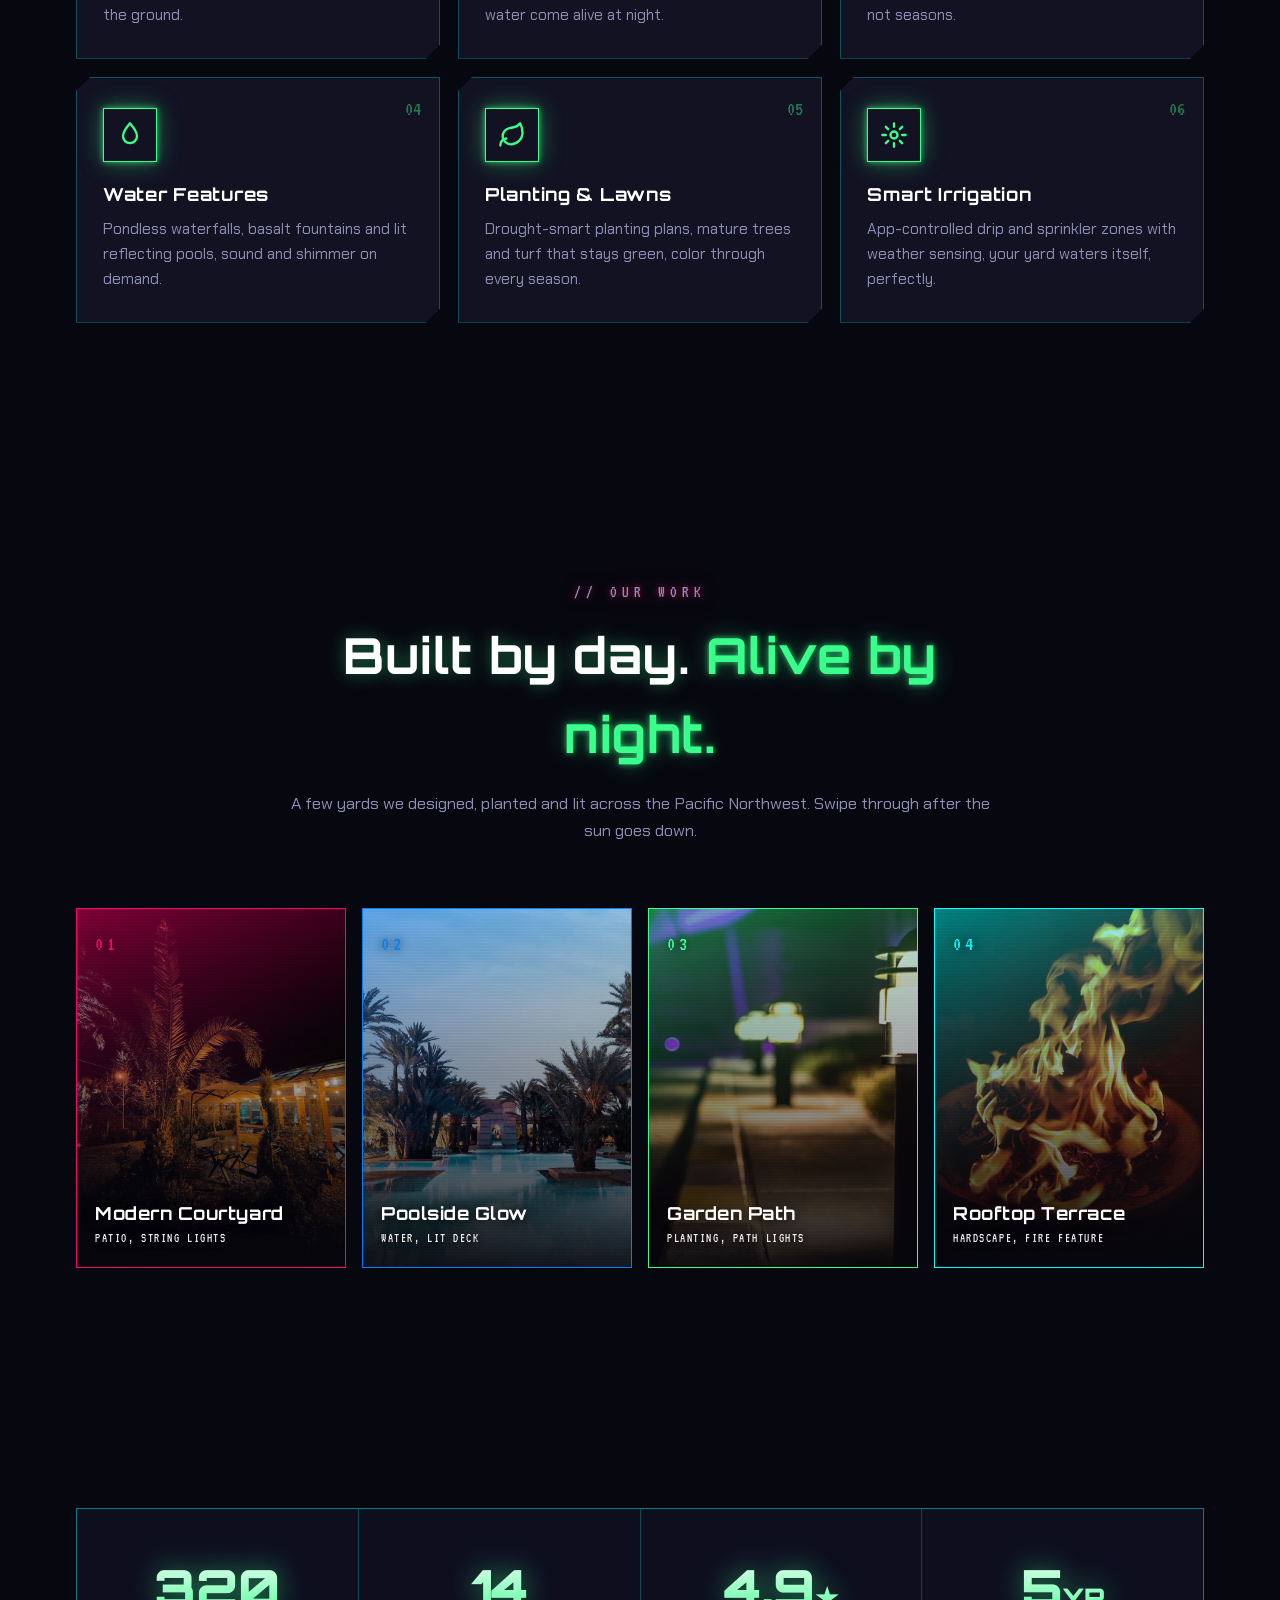
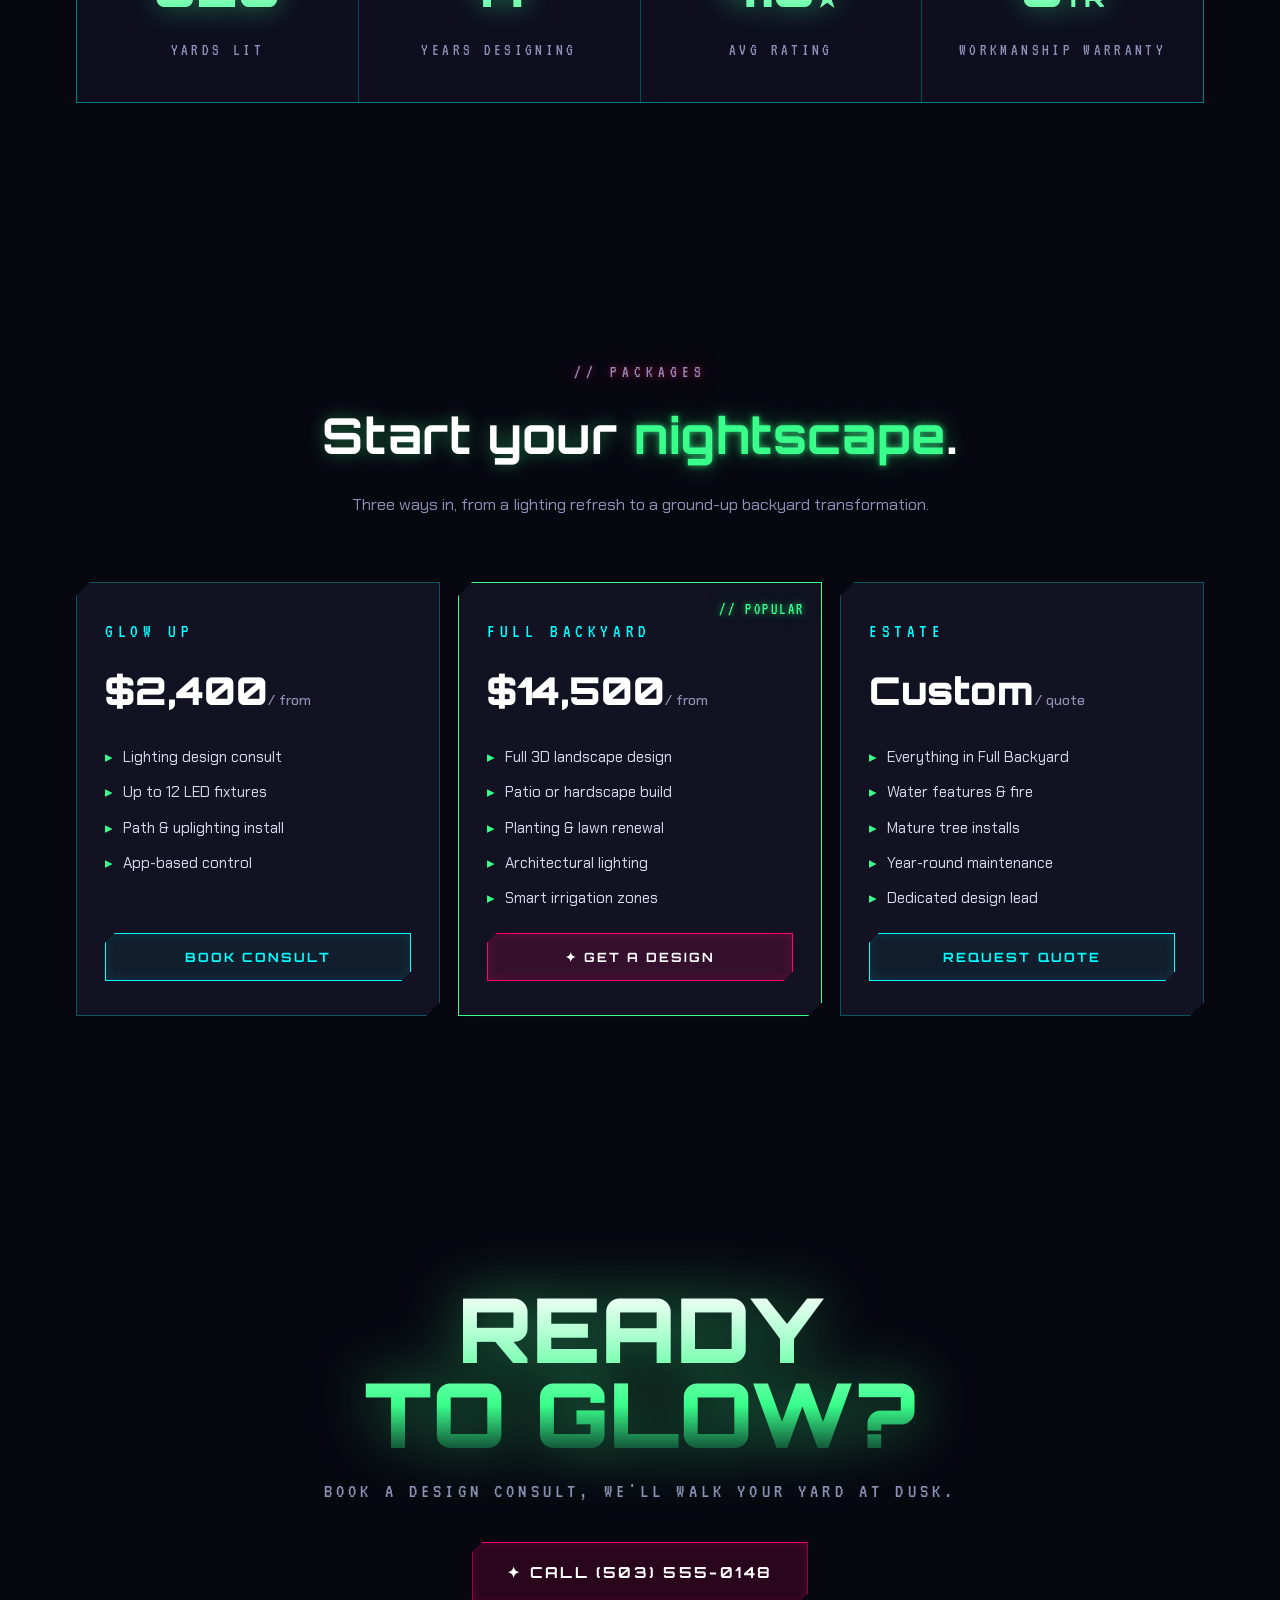
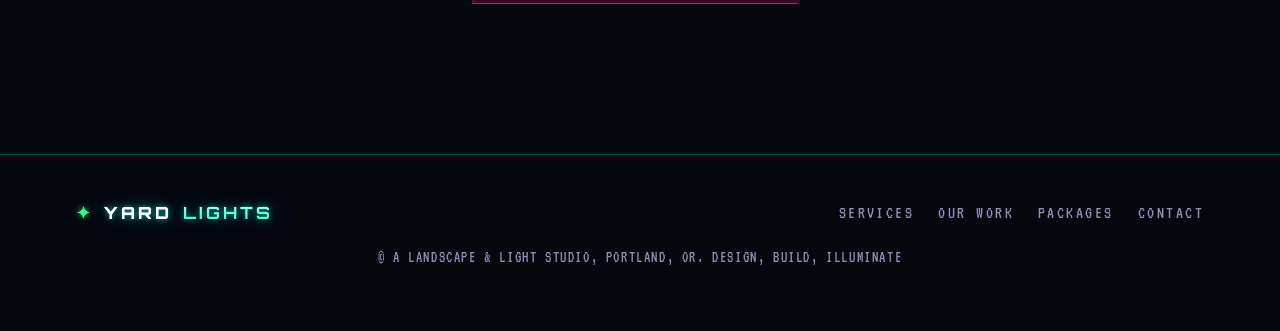
<file: demos/nightscape/index.html>
<!DOCTYPE html>
<html lang="en">
<head>
<meta charset="UTF-8" />
<meta name="viewport" content="width=device-width, initial-scale=1.0" />
<title>Landscape Lighting: Yards That Glow After Dark</title>
<meta name="description" content="A landscape and lighting studio: modern landscape design and architectural outdoor lighting. We turn ordinary yards into glowing nightscapes: lit paths, uplit trees, patios, and water that shimmers after dark." />
<meta name="theme-color" content="#1A1A2E" />
<link rel="icon" href="data:image/svg+xml,%3Csvg xmlns='http://www.w3.org/2000/svg' viewBox='0 0 32 32'%3E%3Crect width='32' height='32' rx='5' fill='%23070710'/%3E%3Cpath d='M16 6c5 4 7 8 4 12s-9 4-9-1c0-4 3-8 5-11z' fill='%2339FF8B'/%3E%3C/svg%3E" />

<!-- Retro-Futurism fonts: Orbitron (geometric sci-fi display), Chakra Petch (techno body), VT323 (CRT terminal) -->
<link rel="preconnect" href="https://fonts.googleapis.com" />
<link rel="preconnect" href="https://fonts.gstatic.com" crossorigin />
<link href="https://fonts.googleapis.com/css2?family=Orbitron:wght@500;700;900&family=Chakra+Petch:wght@400;500;600;700&family=VT323&display=swap" rel="stylesheet" />

<style>
:root{
  /* ── catalog color seeds + a neon-green for the planting tie-in ── */
  --blue:#0080FF;
  --pink:#FF006E;
  --cyan:#00FFFF;
  --base:#1A1A2E;
  --purple:#5D34D0;
  --silver:#C0C0C0;
  --green:#39FF8B;

  --ink:#070710;
  --ink-2:#0e0e1f;
  --panel:rgba(26,26,46,.62);
  --line:rgba(0,255,255,.28);
  --text:#d7d8ee;
  --dim:#8e8fb5;

  --fdisp:'Orbitron',sans-serif;
  --fbody:'Chakra Petch',system-ui,sans-serif;
  --fcrt:'VT323',monospace;

  --glow-cyan:0 0 6px rgba(0,255,255,.65),0 0 22px rgba(0,255,255,.35);
  --glow-pink:0 0 6px rgba(255,0,110,.7),0 0 26px rgba(255,0,110,.4);
  --glow-green:0 0 6px rgba(57,255,139,.7),0 0 24px rgba(57,255,139,.4);
  --maxw:1180px;
}
*{margin:0;padding:0;box-sizing:border-box}
html{scroll-behavior:smooth}
body{background:var(--ink);color:var(--text);font-family:var(--fbody);line-height:1.6;overflow-x:hidden;-webkit-font-smoothing:antialiased;position:relative}
a{color:inherit;text-decoration:none}
img{max-width:100%;display:block}
.wrap{max-width:var(--maxw);margin:0 auto;padding:0 26px}

/* ════ ambient backdrop: synthwave wash + starfield ════ */
.bg{position:fixed;inset:0;z-index:-3;background:
  radial-gradient(120% 80% at 50% 8%, rgba(93,52,208,.42), transparent 55%),
  radial-gradient(90% 70% at 50% 120%, rgba(255,0,110,.30), transparent 60%),
  linear-gradient(180deg,#05050d 0%,#0b0a1c 45%,#0c1420 100%);}
.stars{position:fixed;inset:0;z-index:-2;background-image:
  radial-gradient(1px 1px at 20% 30%,rgba(255,255,255,.9),transparent),
  radial-gradient(1px 1px at 70% 18%,rgba(0,255,255,.8),transparent),
  radial-gradient(1px 1px at 40% 12%,rgba(255,255,255,.7),transparent),
  radial-gradient(1.5px 1.5px at 85% 40%,rgba(57,255,139,.8),transparent),
  radial-gradient(1px 1px at 12% 55%,rgba(255,255,255,.6),transparent),
  radial-gradient(1px 1px at 60% 50%,rgba(0,128,255,.8),transparent);
  background-repeat:no-repeat;opacity:.7;animation:twinkle 5s ease-in-out infinite}
@keyframes twinkle{0%,100%{opacity:.45}50%{opacity:.85}}

/* ════ CRT scanline + vignette overlay ════ */
.crt{position:fixed;inset:0;z-index:60;pointer-events:none;
  background:repeating-linear-gradient(0deg,rgba(0,0,0,0) 0 2px,rgba(0,0,0,.16) 3px 3px);mix-blend-mode:multiply}
.crt::after{content:"";position:absolute;inset:0;background:radial-gradient(120% 120% at 50% 50%,transparent 62%,rgba(0,0,0,.55) 100%)}
.sweep{position:fixed;left:0;right:0;height:140px;z-index:61;pointer-events:none;
  background:linear-gradient(180deg,transparent,rgba(0,255,255,.05) 50%,transparent);animation:sweep 7s linear infinite}
@keyframes sweep{0%{top:-160px}100%{top:100%}}

/* ════ nav ════ */
.nav{position:sticky;top:0;z-index:50;backdrop-filter:blur(9px);
  background:linear-gradient(180deg,rgba(7,7,16,.92),rgba(7,7,16,.55));border-bottom:1px solid rgba(0,255,255,.16)}
.nav .wrap{display:flex;align-items:center;justify-content:space-between;height:70px;gap:20px}
.logo{font-family:var(--fdisp);font-weight:900;font-size:1.2rem;letter-spacing:.18em;color:#fff;text-shadow:var(--glow-cyan);display:flex;align-items:center;gap:11px}
.logo .chev{color:var(--green);text-shadow:var(--glow-green)}
.logo b{background:linear-gradient(180deg,#fff,var(--green));-webkit-background-clip:text;background-clip:text;-webkit-text-fill-color:transparent}
.navlinks{display:flex;gap:30px;font-family:var(--fbody);font-weight:600;font-size:.82rem;letter-spacing:.16em;text-transform:uppercase}
.navlinks a{color:var(--dim);transition:color .2s,text-shadow .2s}
.navlinks a:hover{color:var(--cyan);text-shadow:var(--glow-cyan)}
.btn{display:inline-flex;align-items:center;gap:10px;font-family:var(--fdisp);font-weight:700;font-size:.8rem;letter-spacing:.16em;text-transform:uppercase;padding:13px 22px;cursor:pointer;
  border:1.5px solid var(--cyan);color:var(--cyan);background:rgba(0,255,255,.05);
  clip-path:polygon(10px 0,100% 0,100% calc(100% - 10px),calc(100% - 10px) 100%,0 100%,0 10px);
  box-shadow:inset 0 0 12px rgba(0,255,255,.12),0 0 14px rgba(0,255,255,.25);transition:transform .15s,box-shadow .2s,background .2s,color .2s}
.btn:hover{background:rgba(0,255,255,.14);box-shadow:inset 0 0 18px rgba(0,255,255,.25),0 0 26px rgba(0,255,255,.5);transform:translateY(-2px)}
.btn--pink{border-color:var(--pink);color:#fff;background:rgba(255,0,110,.14);box-shadow:inset 0 0 12px rgba(255,0,110,.2),0 0 18px rgba(255,0,110,.45)}
.btn--pink:hover{background:rgba(255,0,110,.26);box-shadow:inset 0 0 20px rgba(255,0,110,.35),0 0 32px rgba(255,0,110,.7)}
.btn--lg{font-size:.95rem;padding:18px 34px}
.burger{display:none;background:none;border:1px solid var(--line);color:var(--cyan);width:44px;height:40px;cursor:pointer;font-size:1.2rem}

/* ════ hero ════ */
.hero{position:relative;min-height:100vh;display:flex;align-items:center;overflow:hidden;padding:80px 0 0}
.hero__photo{position:absolute;inset:0;width:100%;height:100%;object-fit:cover;z-index:-2;opacity:.20;filter:saturate(1.2) contrast(1.05);
  -webkit-mask-image:radial-gradient(125% 95% at 50% 38%,transparent 20%,#000 82%);mask-image:radial-gradient(125% 95% at 50% 38%,transparent 20%,#000 82%)}
.sun{position:absolute;left:50%;top:30%;transform:translate(-50%,-50%);width:min(560px,84vw);aspect-ratio:1;border-radius:50%;z-index:-1;
  background:linear-gradient(180deg,#ffe9a8 0%,#ff8a3c 30%,var(--pink) 62%,var(--purple) 100%);filter:drop-shadow(0 0 60px rgba(255,0,110,.55))}
.sun::after{content:"";position:absolute;inset:0;border-radius:50%;background:repeating-linear-gradient(180deg,transparent 0 14px,var(--ink) 14px 18px);
  -webkit-mask:linear-gradient(180deg,transparent 48%,#000 52%);mask:linear-gradient(180deg,transparent 48%,#000 52%)}
.grid-floor{position:absolute;left:50%;bottom:0;transform:translateX(-50%);width:240vw;height:48vh;z-index:-1;
  background-image:linear-gradient(rgba(57,255,139,.5) 1px,transparent 1px),linear-gradient(90deg,rgba(0,255,255,.5) 1px,transparent 1px);
  background-size:64px 64px;transform:translateX(-50%) perspective(340px) rotateX(74deg);transform-origin:bottom center;
  mask-image:linear-gradient(180deg,transparent,#000 22%,#000);-webkit-mask-image:linear-gradient(180deg,transparent,#000 22%,#000);animation:grid 1.4s linear infinite}
@keyframes grid{from{background-position:0 0}to{background-position:0 64px}}
.hero__inner{position:relative;z-index:2;text-align:center;width:100%}
.tag{display:inline-flex;align-items:center;gap:10px;font-family:var(--fcrt);font-size:1.25rem;letter-spacing:.32em;text-transform:uppercase;color:var(--cyan);text-shadow:var(--glow-cyan);margin-bottom:22px}
.tag .dot{width:8px;height:8px;background:var(--green);box-shadow:var(--glow-green);border-radius:50%;animation:pulse 1.4s infinite}
@keyframes pulse{0%,100%{opacity:1}50%{opacity:.25}}
.hero h1{font-family:var(--fdisp);font-weight:900;font-size:clamp(3rem,12vw,8.4rem);line-height:.9;letter-spacing:.02em;
  background:linear-gradient(180deg,#fff 8%,#cdd2ff 38%,var(--silver) 52%,#8affc4 60%,var(--green) 100%);
  -webkit-background-clip:text;background-clip:text;-webkit-text-fill-color:transparent;
  filter:drop-shadow(0 2px 0 rgba(255,0,110,.6)) drop-shadow(0 0 30px rgba(57,255,139,.45))}
.hero .sub{max-width:56ch;margin:26px auto 0;font-size:1.16rem;color:#c4c6ec}
.hero .sub b{color:var(--green)}
.hero__cta{display:flex;gap:18px;justify-content:center;flex-wrap:wrap;margin-top:38px}
.hero__meta{margin-top:34px;font-family:var(--fcrt);font-size:1.15rem;letter-spacing:.18em;color:var(--dim);text-transform:uppercase}
.hero__meta span{color:var(--cyan)}

/* ════ marquee ════ */
.marquee{border-top:1px solid var(--line);border-bottom:1px solid var(--line);background:rgba(93,52,208,.12);overflow:hidden;padding:14px 0;white-space:nowrap;position:relative;z-index:2}
.marquee__row{display:inline-flex;gap:42px;animation:scroll 24s linear infinite;font-family:var(--fdisp);font-weight:700;font-size:.95rem;letter-spacing:.22em;text-transform:uppercase}
.marquee__row span{color:#fff}.marquee__row .x{color:var(--green);text-shadow:var(--glow-green)}
@keyframes scroll{from{transform:translateX(0)}to{transform:translateX(-50%)}}

/* ════ sections ════ */
section{position:relative;z-index:2}
.sec{padding:clamp(70px,10vw,120px) 0}
.shead{text-align:center;max-width:700px;margin:0 auto clamp(40px,6vw,64px)}
.eyebrow{font-family:var(--fcrt);font-size:1.2rem;letter-spacing:.3em;text-transform:uppercase;color:var(--pink);text-shadow:var(--glow-pink)}
.h2{font-family:var(--fdisp);font-weight:700;font-size:clamp(1.9rem,4.6vw,3.1rem);color:#fff;margin-top:10px;letter-spacing:.02em;text-shadow:0 0 18px rgba(57,255,139,.4)}
.h2 em{font-style:normal;color:var(--green);text-shadow:var(--glow-green)}
.shead p{margin-top:16px;color:var(--dim);font-size:1.05rem}

.panel{background:var(--panel);border:1px solid var(--line);backdrop-filter:blur(6px);position:relative;
  clip-path:polygon(14px 0,100% 0,100% calc(100% - 14px),calc(100% - 14px) 100%,0 100%,0 14px);transition:transform .2s,box-shadow .25s,border-color .25s}

/* ════ features ════ */
.features{display:grid;grid-template-columns:repeat(3,1fr);gap:18px}
.feat{padding:30px 26px}
.feat:hover{transform:translateY(-5px);border-color:var(--green);box-shadow:0 0 26px rgba(57,255,139,.3),inset 0 0 24px rgba(57,255,139,.06)}
.feat__ic{width:54px;height:54px;display:grid;place-items:center;border:1.5px solid var(--green);color:var(--green);box-shadow:var(--glow-green);margin-bottom:18px}
.feat__ic svg{width:28px;height:28px}
.feat h3{font-family:var(--fdisp);font-weight:700;font-size:1.12rem;color:#fff;letter-spacing:.04em;margin-bottom:9px}
.feat p{color:var(--dim);font-size:.97rem}
.feat .n{position:absolute;top:14px;right:18px;font-family:var(--fcrt);font-size:1.3rem;color:rgba(57,255,139,.45)}

/* ════ portfolio ════ */
.tracks{display:grid;grid-template-columns:repeat(4,1fr);gap:16px}
.track{overflow:hidden;aspect-ratio:3/4;display:flex;flex-direction:column;justify-content:flex-end;padding:18px;color:#fff;position:relative;
  border:1px solid var(--c);box-shadow:inset 0 0 16px -8px var(--cg);transition:transform .2s,box-shadow .25s,border-color .25s}
.track img{position:absolute;inset:0;width:100%;height:100%;object-fit:cover;z-index:0;transition:transform .5s cubic-bezier(.16,1,.3,1)}
.track:hover img{transform:scale(1.06)}
/* dark scrim for legibility + a faint per-card neon color grade */
.track::before{content:"";position:absolute;inset:0;z-index:1;background:
  linear-gradient(180deg,rgba(7,7,16,.04),rgba(7,7,16,.42) 52%,rgba(5,5,12,.92)),
  linear-gradient(150deg,var(--cg),transparent 58%)}
.track::after{content:"";position:absolute;inset:0;z-index:2;background-image:linear-gradient(rgba(255,255,255,.10) 1px,transparent 1px);background-size:100% 3px;mix-blend-mode:overlay;opacity:.5}
.track>*{position:relative;z-index:3}
.track .tnum{font-family:var(--fcrt);font-size:1.3rem;letter-spacing:.2em;color:var(--c);text-shadow:0 0 9px rgba(0,0,0,.7)}
.track h4{font-family:var(--fdisp);font-weight:700;font-size:1.12rem;letter-spacing:.03em;margin-top:auto;text-shadow:0 2px 12px rgba(0,0,0,.9)}
.track p{font-size:.82rem;color:rgba(255,255,255,.92);font-family:var(--fcrt);letter-spacing:.12em;text-transform:uppercase;text-shadow:0 1px 7px rgba(0,0,0,.85)}
.track:hover{transform:translateY(-6px);box-shadow:inset 0 0 0 1px var(--c),0 0 30px var(--cg)}
.t1{--c:#FF006E;--cg:rgba(255,0,110,.5)}
.t2{--c:#0080FF;--cg:rgba(0,128,255,.5)}
.t3{--c:#39FF8B;--cg:rgba(57,255,139,.5)}
.t4{--c:#00FFFF;--cg:rgba(0,255,255,.5)}

/* ════ stats ════ */
.stats{display:grid;grid-template-columns:repeat(4,1fr);gap:1px;background:var(--line);border:1px solid var(--line)}
.stat{background:var(--ink-2);padding:38px 18px;text-align:center}
.stat .num{font-family:var(--fdisp);font-weight:900;font-size:clamp(2rem,5vw,3.2rem);background:linear-gradient(180deg,#fff,var(--green));-webkit-background-clip:text;background-clip:text;-webkit-text-fill-color:transparent;filter:drop-shadow(0 0 14px rgba(57,255,139,.5))}
.stat .lbl{font-family:var(--fcrt);font-size:1.05rem;letter-spacing:.2em;text-transform:uppercase;color:var(--dim);margin-top:8px}

/* ════ packages ════ */
.eds{display:grid;grid-template-columns:repeat(3,1fr);gap:18px;align-items:stretch}
.ed{padding:34px 28px;display:flex;flex-direction:column}
.ed .knm{font-family:var(--fcrt);font-size:1.2rem;letter-spacing:.24em;text-transform:uppercase;color:var(--cyan)}
.ed .price{font-family:var(--fdisp);font-weight:900;font-size:2.4rem;color:#fff;margin:12px 0 2px}
.ed .price small{font-size:.9rem;color:var(--dim);font-family:var(--fbody);font-weight:500}
.ed ul{list-style:none;margin:22px 0;display:flex;flex-direction:column;gap:11px}
.ed li{display:flex;gap:10px;font-size:.95rem;color:var(--text)}
.ed li::before{content:"▸";color:var(--green)}
.ed .btn{margin-top:auto;justify-content:center}
.ed--feat{border-color:var(--green);box-shadow:0 0 30px rgba(57,255,139,.3)}
.ed--feat .badge{position:absolute;top:14px;right:16px;font-family:var(--fcrt);font-size:1rem;letter-spacing:.16em;color:var(--green);text-shadow:var(--glow-green)}

/* ════ final CTA ════ */
.jack{text-align:center;padding:clamp(80px,12vw,150px) 0;position:relative}
.jack h2{font-family:var(--fdisp);font-weight:900;font-size:clamp(2.4rem,8vw,5.6rem);line-height:.95;background:linear-gradient(180deg,#fff,var(--green) 70%,#0b3a2a);-webkit-background-clip:text;background-clip:text;-webkit-text-fill-color:transparent;filter:drop-shadow(0 0 30px rgba(57,255,139,.5))}
.jack p{color:var(--dim);font-family:var(--fcrt);font-size:1.3rem;letter-spacing:.2em;text-transform:uppercase;margin:18px 0 34px}

/* ════ footer ════ */
footer{border-top:1px solid var(--line);padding:44px 0 60px;background:rgba(7,7,16,.6);position:relative;z-index:2}
.foot{display:flex;justify-content:space-between;align-items:center;gap:24px;flex-wrap:wrap}
.foot .logo{font-size:1.05rem}
.foot__links{display:flex;gap:24px;font-family:var(--fcrt);font-size:1.1rem;letter-spacing:.14em;text-transform:uppercase;color:var(--dim)}
.foot__links a:hover{color:var(--green);text-shadow:var(--glow-green)}
.foot__copy{font-family:var(--fcrt);font-size:1rem;letter-spacing:.1em;color:var(--dim);margin-top:18px;text-align:center}

.rv{opacity:0;transform:translateY(26px);transition:opacity .6s cubic-bezier(.16,1,.3,1),transform .6s cubic-bezier(.16,1,.3,1)}
.rv.in{opacity:1;transform:none}

@media(max-width:920px){
  .navlinks,.nav .btn{display:none}.burger{display:block}
  .features,.tracks,.stats,.eds{grid-template-columns:repeat(2,1fr)}
}
@media(max-width:560px){
  .features,.eds{grid-template-columns:1fr}.tracks{grid-template-columns:repeat(2,1fr)}
  .stats{grid-template-columns:repeat(2,1fr)}
}
@media(prefers-reduced-motion:reduce){
  .grid-floor,.marquee__row,.sweep,.stars,.tag .dot{animation:none!important}
  .rv{opacity:1;transform:none}
}
</style>
<noscript><style>.rv{opacity:1!important;transform:none!important}</style></noscript>
</head>
<body>
<div class="bg"></div>
<div class="stars"></div>

<!-- NAV -->
<nav class="nav">
  <div class="wrap">
    <a href="#top" class="logo"><span class="chev">✦</span> YARD<b>LIGHTS</b></a>
    <div class="navlinks">
      <a href="#services">Services</a>
      <a href="#work">Our Work</a>
      <a href="#stats">Studio</a>
      <a href="#packages">Packages</a>
    </div>
    <a href="#packages" class="btn btn--pink">Get a Design</a>
    <button class="burger" aria-label="menu">≡</button>
  </div>
</nav>

<span id="top"></span>

<!-- HERO -->
<header class="hero">
  <img class="hero__photo" src="assets/path.jpg" alt="" aria-hidden="true" />
  <div class="sun" aria-hidden="true"></div>
  <div class="grid-floor" aria-hidden="true"></div>
  <div class="wrap hero__inner">
    <p class="tag"><span class="dot"></span> Landscape &amp; Light, Portland OR</p>
    <h1>YOUR YARD<br/>AFTER&nbsp;DARK</h1>
    <p class="sub">Modern landscape design and architectural outdoor lighting.
      We turn ordinary yards into glowing <b>nightscapes</b>: lit paths, uplit trees, warm patios, and water that shimmers long after sunset.</p>
    <div class="hero__cta">
      <a href="#packages" class="btn btn--pink btn--lg">✦ Get a Design</a>
      <a href="#work" class="btn btn--lg">See Our Work</a>
    </div>
    <p class="hero__meta">Design, <span>Lighting</span>, <span>Hardscape</span>, <span>Water</span></p>
  </div>
</header>

<!-- MARQUEE -->
<div class="marquee" aria-hidden="true">
  <div class="marquee__row">
    <span>LANDSCAPE DESIGN</span><span class="x">✦</span><span>OUTDOOR LIGHTING</span><span class="x">✦</span><span>PATIOS &amp; HARDSCAPE</span><span class="x">✦</span><span>WATER FEATURES</span><span class="x">✦</span>
    <span>LANDSCAPE DESIGN</span><span class="x">✦</span><span>OUTDOOR LIGHTING</span><span class="x">✦</span><span>PATIOS &amp; HARDSCAPE</span><span class="x">✦</span><span>WATER FEATURES</span><span class="x">✦</span>
  </div>
</div>

<!-- SERVICES -->
<section class="sec" id="services">
  <div class="wrap">
    <div class="shead rv">
      <p class="eyebrow">// Services</p>
      <h2 class="h2">Built to <em>glow after dark</em>.</h2>
      <p>One studio for the whole yard, designed, planted, paved and lit so it looks as good at midnight as it does at noon.</p>
    </div>
    <div class="features">
      <article class="panel feat rv"><span class="n">01</span>
        <span class="feat__ic"><svg viewBox="0 0 24 24" fill="none" stroke="currentColor" stroke-width="2" stroke-linecap="round" stroke-linejoin="round"><path d="M3 21h18M5 21V7l8-4v18M19 21V11l-6-4"/><path d="M9 9v.01M9 13v.01M9 17v.01"/></svg></span>
        <h3>Landscape Design</h3><p>Full 3D design plans, layout, grading, planting and flow, drawn before a single shovel hits the ground.</p></article>
      <article class="panel feat rv"><span class="n">02</span>
        <span class="feat__ic"><svg viewBox="0 0 24 24" fill="none" stroke="currentColor" stroke-width="2" stroke-linecap="round" stroke-linejoin="round"><path d="M9 18h6M10 22h4M12 2a7 7 0 0 0-4 12.7c.6.5 1 1.3 1 2.1h6c0-.8.4-1.6 1-2.1A7 7 0 0 0 12 2z"/></svg></span>
        <h3>Architectural Lighting</h3><p>Low-voltage LED uplighting, path lights and moonlighting that make trees, stone and water come alive at night.</p></article>
      <article class="panel feat rv"><span class="n">03</span>
        <span class="feat__ic"><svg viewBox="0 0 24 24" fill="none" stroke="currentColor" stroke-width="2" stroke-linecap="round" stroke-linejoin="round"><rect x="3" y="3" width="7" height="7"/><rect x="14" y="3" width="7" height="7"/><rect x="14" y="14" width="7" height="7"/><rect x="3" y="14" width="7" height="7"/></svg></span>
        <h3>Patios &amp; Hardscape</h3><p>Paver patios, retaining walls, fire features and walkways engineered to last decades, not seasons.</p></article>
      <article class="panel feat rv"><span class="n">04</span>
        <span class="feat__ic"><svg viewBox="0 0 24 24" fill="none" stroke="currentColor" stroke-width="2" stroke-linecap="round" stroke-linejoin="round"><path d="M12 2s6 7 6 11a6 6 0 0 1-12 0c0-4 6-11 6-11z"/></svg></span>
        <h3>Water Features</h3><p>Pondless waterfalls, basalt fountains and lit reflecting pools, sound and shimmer on demand.</p></article>
      <article class="panel feat rv"><span class="n">05</span>
        <span class="feat__ic"><svg viewBox="0 0 24 24" fill="none" stroke="currentColor" stroke-width="2" stroke-linecap="round" stroke-linejoin="round"><path d="M11 20A7 7 0 0 1 9.8 6.1C15.5 5 17 4.5 19 2c1 2 2 4.18 2 8 0 5.5-4.78 10-10 10z"/><path d="M2 21c0-3 1.85-5.36 5.08-6"/></svg></span>
        <h3>Planting &amp; Lawns</h3><p>Drought-smart planting plans, mature trees and turf that stays green, color through every season.</p></article>
      <article class="panel feat rv"><span class="n">06</span>
        <span class="feat__ic"><svg viewBox="0 0 24 24" fill="none" stroke="currentColor" stroke-width="2" stroke-linecap="round" stroke-linejoin="round"><circle cx="12" cy="12" r="3"/><path d="M12 2v3M12 19v3M2 12h3M19 12h3M5 5l2 2M17 17l2 2M19 5l-2 2M7 17l-2 2"/></svg></span>
        <h3>Smart Irrigation</h3><p>App-controlled drip and sprinkler zones with weather sensing, your yard waters itself, perfectly.</p></article>
    </div>
  </div>
</section>

<!-- WORK / NIGHTSCAPES -->
<section class="sec" id="work">
  <div class="wrap">
    <div class="shead rv">
      <p class="eyebrow">// Our Work</p>
      <h2 class="h2">Built by day. <em>Alive by night.</em></h2>
      <p>A few yards we designed, planted and lit across the Pacific Northwest. Swipe through after the sun goes down.</p>
    </div>
    <div class="tracks">
      <article class="track t1 rv"><img src="assets/courtyard.jpg" alt="Patio at night lit with warm string lights over greenery" loading="lazy"><span class="tnum">01</span><h4>Modern Courtyard</h4><p>Patio, String Lights</p></article>
      <article class="track t2 rv"><img src="assets/pool.jpg" alt="Backyard pool with palm trees" loading="lazy"><span class="tnum">02</span><h4>Poolside Glow</h4><p>Water, Lit Deck</p></article>
      <article class="track t3 rv"><img src="assets/path.jpg" alt="Garden walkway at night under a lit lamp post" loading="lazy"><span class="tnum">03</span><h4>Garden Path</h4><p>Planting, Path Lights</p></article>
      <article class="track t4 rv"><img src="assets/terrace.jpg" alt="Fire feature burning on a terrace at night" loading="lazy"><span class="tnum">04</span><h4>Rooftop Terrace</h4><p>Hardscape, Fire Feature</p></article>
    </div>
  </div>
</section>

<!-- STATS -->
<section class="sec" id="stats">
  <div class="wrap">
    <div class="stats rv">
      <div class="stat"><div class="num" data-to="320">320</div><div class="lbl">Yards Lit</div></div>
      <div class="stat"><div class="num" data-to="14">14</div><div class="lbl">Years Designing</div></div>
      <div class="stat"><div class="num">4.9<span style="font-size:.5em">★</span></div><div class="lbl">Avg Rating</div></div>
      <div class="stat"><div class="num">5<span style="font-size:.5em">YR</span></div><div class="lbl">Workmanship Warranty</div></div>
    </div>
  </div>
</section>

<!-- PACKAGES -->
<section class="sec" id="packages">
  <div class="wrap">
    <div class="shead rv">
      <p class="eyebrow">// Packages</p>
      <h2 class="h2">Start your <em>nightscape</em>.</h2>
      <p>Three ways in, from a lighting refresh to a ground-up backyard transformation.</p>
    </div>
    <div class="eds">
      <article class="panel ed rv">
        <span class="knm">Glow Up</span>
        <div class="price">$2,400<small>/ from</small></div>
        <ul><li>Lighting design consult</li><li>Up to 12 LED fixtures</li><li>Path &amp; uplighting install</li><li>App-based control</li></ul>
        <a href="#contact" class="btn">Book consult</a>
      </article>
      <article class="panel ed ed--feat rv">
        <span class="badge">// POPULAR</span>
        <span class="knm">Full Backyard</span>
        <div class="price">$14,500<small>/ from</small></div>
        <ul><li>Full 3D landscape design</li><li>Patio or hardscape build</li><li>Planting &amp; lawn renewal</li><li>Architectural lighting</li><li>Smart irrigation zones</li></ul>
        <a href="#contact" class="btn btn--pink">✦ Get a Design</a>
      </article>
      <article class="panel ed rv">
        <span class="knm">Estate</span>
        <div class="price">Custom<small>/ quote</small></div>
        <ul><li>Everything in Full Backyard</li><li>Water features &amp; fire</li><li>Mature tree installs</li><li>Year-round maintenance</li><li>Dedicated design lead</li></ul>
        <a href="#contact" class="btn">Request quote</a>
      </article>
    </div>
  </div>
</section>

<!-- FINAL CTA -->
<section class="jack" id="contact">
  <div class="wrap rv">
    <h2>READY<br/>TO GLOW?</h2>
    <p>Book a design consult, we'll walk your yard at dusk.</p>
    <a href="tel:+15035550148" class="btn btn--pink btn--lg">✦ Call (503) 555-0148</a>
  </div>
</section>

<!-- FOOTER -->
<footer>
  <div class="wrap">
    <div class="foot">
      <a href="#top" class="logo"><span class="chev">✦</span> YARD<b>LIGHTS</b></a>
      <div class="foot__links">
        <a href="#services">Services</a><a href="#work">Our Work</a><a href="#packages">Packages</a><a href="#contact">Contact</a>
      </div>
    </div>
    <p class="foot__copy">© A LANDSCAPE &amp; LIGHT STUDIO, PORTLAND, OR. DESIGN, BUILD, ILLUMINATE</p>
  </div>
</footer>

<div class="crt" aria-hidden="true"></div>
<div class="sweep" aria-hidden="true"></div>

<script>
(function(){
  var els=[].slice.call(document.querySelectorAll('.rv'));
  if(matchMedia('(prefers-reduced-motion:reduce)').matches||!('IntersectionObserver'in window)){els.forEach(function(e){e.classList.add('in')});return;}
  var io=new IntersectionObserver(function(en){en.forEach(function(x){if(x.isIntersecting){x.target.classList.add('in');io.unobserve(x.target);}})},{threshold:.12,rootMargin:'0px 0px -60px 0px'});
  els.forEach(function(e){io.observe(e)});
  setTimeout(function(){els.forEach(function(e){if(getComputedStyle(e).opacity==='0')e.classList.add('in');});},1500);
})();
(function(){
  var nums=[].slice.call(document.querySelectorAll('.num[data-to]'));
  var io=new IntersectionObserver(function(en){en.forEach(function(x){
    if(!x.isIntersecting)return;io.unobserve(x.target);
    var el=x.target,to=+el.getAttribute('data-to'),t0=null;
    function step(t){if(!t0)t0=t;var p=Math.min((t-t0)/900,1);el.textContent=Math.round(p*to);if(p<1)requestAnimationFrame(step);}
    if(!matchMedia('(prefers-reduced-motion:reduce)').matches)requestAnimationFrame(step);
  })},{threshold:.5});
  nums.forEach(function(n){io.observe(n)});
})();
</script>
</body>
</html>
</file>
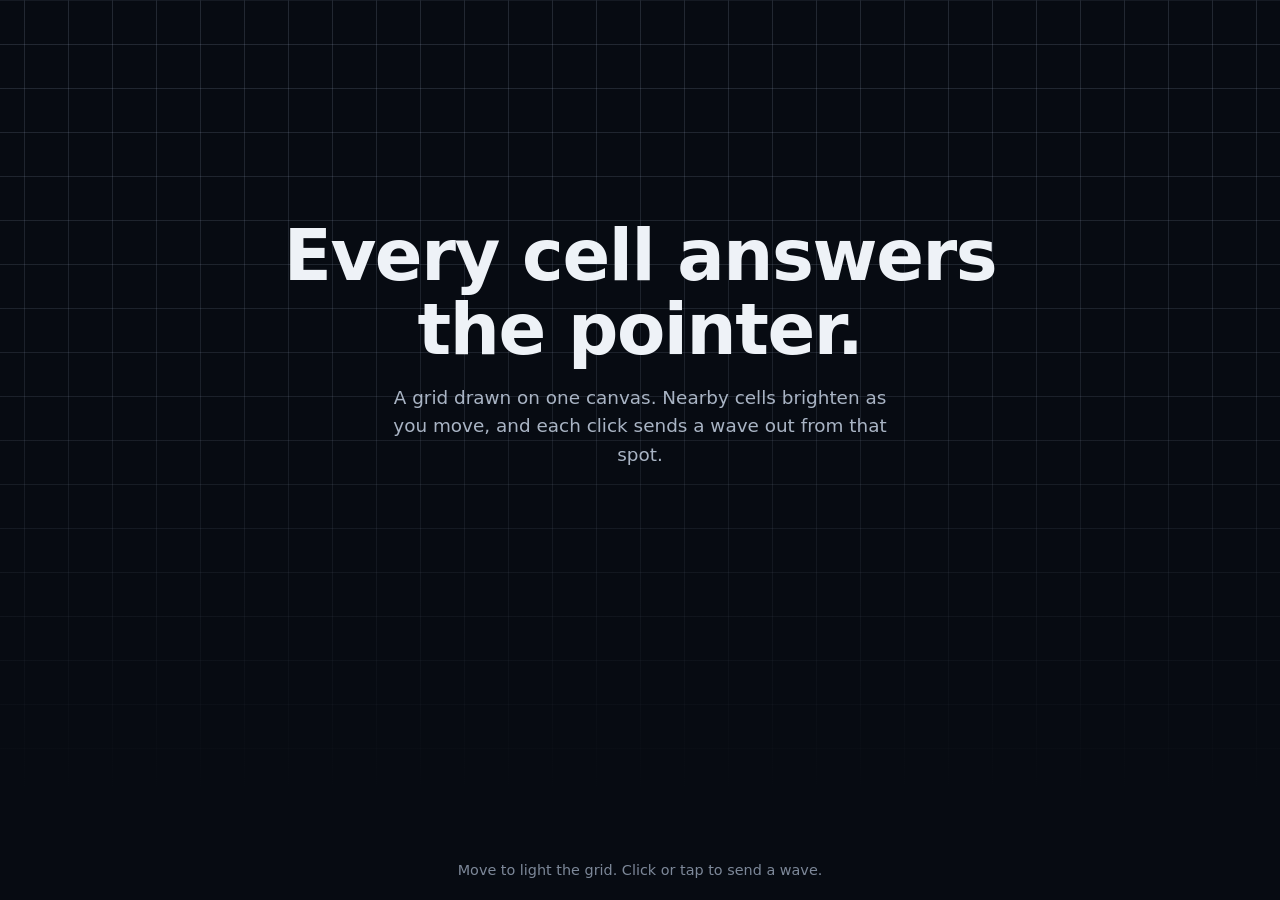
<file: demos/ripple/index.html>
<!doctype html>
<html lang="en">
<head>
<meta charset="utf-8">
<meta name="viewport" content="width=device-width, initial-scale=1">
<title>Cell grid ripple</title>
<style>
  /* Interactive cell grid on one canvas: cells near the pointer light up,
     a click or tap sends a ring wave across the grid. Written for this
     showcase. No libraries, no build step. Draws only while something moves. */
  *{box-sizing:border-box;margin:0;padding:0}
  html,body{height:100%}
  body{background:#070b12;color:#eef2f7;overflow-x:hidden;
    font-family:ui-sans-serif,system-ui,-apple-system,'Segoe UI',Roboto,'Helvetica Neue',Arial,sans-serif}

  .stage{position:relative;min-height:100vh;overflow:hidden;touch-action:manipulation}
  .stage canvas{position:absolute;inset:0;width:100%;height:100%;display:block;cursor:crosshair}
  .fade{position:absolute;inset:0;pointer-events:none;
    background:linear-gradient(180deg,rgba(7,11,18,0) 0%,rgba(7,11,18,.25) 45%,#070b12 88%)}

  .copy{position:relative;z-index:1;pointer-events:none;user-select:none;text-align:center;
    padding:clamp(120px,26vh,220px) 20px 0}
  .copy h1{font-weight:600;font-size:clamp(1.9rem,6.5vw,4.4rem);line-height:1.05;letter-spacing:-.02em}
  .copy p{margin:16px auto 0;max-width:520px;font-size:clamp(1rem,1.8vw,1.15rem);line-height:1.55;color:#a9b4c4}
  .hint{position:absolute;left:0;right:0;bottom:22px;z-index:1;text-align:center;pointer-events:none;
    font-size:.9rem;color:#7d8899}
</style>
</head>
<body>
  <div class="stage" id="stage">
    <canvas id="grid" aria-hidden="true"></canvas>
    <div class="fade" aria-hidden="true"></div>
    <div class="copy">
      <h1>Every cell answers<br>the pointer.</h1>
      <p>A grid drawn on one canvas. Nearby cells brighten as you move, and each click sends a wave out from that spot.</p>
    </div>
    <p class="hint">Move to light the grid. Click or tap to send a wave.</p>
  </div>

<script>
(function () {
  var SIZE = 44;            // cell size in CSS px
  var GLOW_R = 130;         // pointer glow radius in CSS px
  var WAVE_SPEED = 520;     // px per second
  var WAVE_WIDTH = 70;      // thickness of the wave front in px
  var WAVE_LIFE = 1.6;      // seconds

  var stage = document.getElementById('stage');
  var canvas = document.getElementById('grid');
  var ctx = canvas.getContext('2d');
  if (!ctx) return;

  var dpr = 1, W = 0, H = 0, cols = 0, rows = 0;
  var px = -1e4, py = -1e4;          // pointer, canvas coords
  var waves = [];                    // {x, y, t0}
  var raf = 0;
  var reduce = window.matchMedia && window.matchMedia('(prefers-reduced-motion: reduce)').matches;

  function resize() {
    dpr = Math.min(window.devicePixelRatio || 1, 2);
    W = stage.clientWidth; H = stage.clientHeight;
    canvas.width = Math.round(W * dpr); canvas.height = Math.round(H * dpr);
    ctx.setTransform(dpr, 0, 0, dpr, 0, 0);
    cols = Math.ceil(W / SIZE) + 1; rows = Math.ceil(H / SIZE) + 1;
    draw(performance.now());
  }

  function draw(now) {
    ctx.clearRect(0, 0, W, H);
    var ox = (W % SIZE) / 2 - SIZE / 2, oy = 0;
    var live = [];
    for (var k = 0; k < waves.length; k++) {
      var age = (now - waves[k].t0) / 1000;
      if (age < WAVE_LIFE) live.push({ x: waves[k].x, y: waves[k].y, r: age * WAVE_SPEED, fade: 1 - age / WAVE_LIFE });
    }

    for (var r = 0; r < rows; r++) {
      for (var c = 0; c < cols; c++) {
        var x = ox + c * SIZE, y = oy + r * SIZE;
        var cx = x + SIZE / 2, cy = y + SIZE / 2;
        var dx = cx - px, dy = cy - py;
        var near = Math.max(0, 1 - Math.sqrt(dx * dx + dy * dy) / GLOW_R);
        var lit = near * near * 0.55;
        for (var w = 0; w < live.length; w++) {
          var wx = cx - live[w].x, wy = cy - live[w].y;
          var off = Math.abs(Math.sqrt(wx * wx + wy * wy) - live[w].r);
          if (off < WAVE_WIDTH) lit += (1 - off / WAVE_WIDTH) * live[w].fade * 0.75;
        }
        if (lit > 0.01) {
          ctx.fillStyle = 'rgba(94,196,255,' + Math.min(0.8, lit).toFixed(3) + ')';
          ctx.fillRect(x + 1, y + 1, SIZE - 2, SIZE - 2);
        }
        // grid line: faint everywhere, brighter where lit
        ctx.strokeStyle = 'rgba(160,178,204,' + (0.09 + Math.min(0.5, lit * 0.6)).toFixed(3) + ')';
        ctx.lineWidth = 1;
        ctx.strokeRect(x + 0.5, y + 0.5, SIZE, SIZE);
      }
    }
    waves = waves.filter(function (wv) { return (now - wv.t0) / 1000 < WAVE_LIFE; });
    return live.length > 0;
  }

  function tick(now) {
    var moving = draw(now);
    raf = moving ? requestAnimationFrame(tick) : 0;
  }
  function kick() { if (!raf) raf = requestAnimationFrame(tick); }

  function local(e) {
    var b = canvas.getBoundingClientRect();
    return { x: e.clientX - b.left, y: e.clientY - b.top };
  }
  stage.addEventListener('pointermove', function (e) {
    var p = local(e); px = p.x; py = p.y; kick();
  });
  stage.addEventListener('pointerleave', function () { px = py = -1e4; kick(); });
  stage.addEventListener('pointerdown', function (e) {
    var p = local(e);
    if (reduce) { px = p.x; py = p.y; kick(); return; }
    waves.push({ x: p.x, y: p.y, t0: performance.now() });
    if (waves.length > 6) waves.shift();
    kick();
  });

  var t;
  window.addEventListener('resize', function () { clearTimeout(t); t = setTimeout(resize, 120); });
  resize();
})();
</script>
</body>
</html>
</file>
<file: css/tokens.css>
/* Design tokens: every colour (R=G=B), spacing step, radius, duration and z-index. Dark theme overrides at the end. */
/* ===== tokens: bright (default). Every colour is R=G=B. ===== */
:root{
  --bg:#f4f4f4;
  --surface:#ffffff;
  --surface-2:#ebebeb;
  --text:#0b0b0b;
  --text-2:#3a3a3a;
  --text-3:#5e5e5e;
  --line:#d6d6d6;
  --line-strong:#8a8a8a;
  --inv-bg:#0b0b0b;
  --inv-text:#f4f4f4;
  --ring:#e3e3e3;
  --focus:#0b0b0b;
  --band-bg:#111111;
  --band-edge:transparent;
  --band-text:#f2f2f2;
  --band-text-2:#b0b0b0;
  --band-chip-line:#5c5c5c;
  --band-panel:#171717;
  --band-panel-line:#2b2b2b;
  --scrim:rgb(244,244,244);
  --shadow-float:0 12px 32px rgba(0,0,0,.18);

  --serif:"Literata", Georgia, "Times New Roman", serif;
  --sans:"Hanken Grotesk", system-ui, -apple-system, "Segoe UI", sans-serif;

  --s-1:4px; --s-2:8px; --s-3:12px; --s-4:16px; --s-5:24px; --s-6:32px;
  --s-7:48px; --s-8:64px; --s-9:96px; --s-10:128px;
  --section-lg:clamp(72px, 9vw, 128px);
  --section-md:clamp(56px, 7vw, 96px);
  --gutter:20px;
  --maxw:1280px;
  --header-h:64px;

  /* square-ish corners everywhere (2026-09-28): 12px cards and 999px pills read as a stock AI/SaaS kit.
     --r-full is an alias of --r-sm until the component files switch to --r-sm; do not set it back to a pill. */
  --r-sm:2px; --r-md:4px; --r-full:var(--r-sm);

  --d-fast:150ms; --d-base:200ms; --d-slow:350ms;
  --ease-out:cubic-bezier(.2,.7,.2,1); --ease-in:cubic-bezier(.4,0,1,1);

  --z-header:50; --z-toast:80; --z-lightbox:90; --z-skip:100;
}
@media (max-width:374px){ :root{ --gutter:16px; } }
@media (min-width:640px){  :root{ --gutter:32px; } }
@media (min-width:1024px){ :root{ --gutter:40px; --header-h:72px; } }

:root[data-theme="dark"]{
  --bg:#0b0b0b; --surface:#151515; --surface-2:#1f1f1f;
  --text:#f2f2f2; --text-2:#bdbdbd; --text-3:#9e9e9e;
  --line:#2e2e2e; --line-strong:#7a7a7a;
  --inv-bg:#f2f2f2; --inv-text:#0b0b0b;
  --ring:#1f1f1f; --focus:#f2f2f2;
  --band-bg:#181818; --band-edge:#2e2e2e; --band-panel:#1f1f1f; --band-panel-line:#333333;
  --scrim:rgb(11,11,11);
  --shadow-float:0 12px 32px rgba(0,0,0,.6);
}
</file>
<file: css/base.css>
/* Reset and element defaults. No component classes. */
/* ===== base ===== */
*,*::before,*::after{ box-sizing:border-box; }
html{ background:var(--bg); -webkit-text-size-adjust:100%; text-size-adjust:100%; scroll-padding-top:var(--header-h); }
@media (prefers-reduced-motion:no-preference){ html{ scroll-behavior:smooth; } }
body{
  margin:0; background:var(--bg); color:var(--text);
  font-family:var(--sans); font-size:16px; line-height:1.6; font-weight:400;
  -webkit-font-smoothing:antialiased;
}
@media (min-width:640px){ body{ font-size:17px; } }
.theme-ready body{ transition:background-color var(--d-base) var(--ease-out), color var(--d-base) var(--ease-out); }
::selection{ background:var(--inv-bg); color:var(--inv-text); }
a{ color:inherit; text-decoration:none; }
img,svg{ display:block; max-width:100%; }
button{ font-family:inherit; font-size:inherit; line-height:inherit; color:inherit; background:none; border:0; padding:0; margin:0; cursor:pointer; touch-action:manipulation; }
a, button{ touch-action:manipulation; }
h1,h2,h3{ margin:0; font-family:var(--serif); font-weight:400; }
h2,h3{ text-wrap:balance; }
p{ margin:0; max-width:56ch; text-wrap:pretty; }
ul{ margin:0; padding:0; list-style:none; }
dl,dd,figure{ margin:0; }
b,strong{ font-weight:600; }
:focus-visible{ outline:2px solid var(--focus); outline-offset:3px; }
</file>
<file: css/layout.css>
/* Page container and section headings. */
/* container */
.wrap{ width:100%; max-width:calc(var(--maxw) + 2 * var(--gutter)); margin-inline:auto; padding-inline:var(--gutter); }

/* ===== section headers ===== */
.sh{ margin-bottom:var(--s-6); }
.sh h2{ font-size:clamp(30px, calc(2.4vw + 22px), 52px); line-height:1.08; letter-spacing:-0.02em; color:var(--text); }
.sh-intro{ margin-top:var(--s-3); max-width:56ch; font-size:16px; line-height:1.5; color:var(--text-3); }
@media (min-width:640px){ .sh{ margin-bottom:var(--s-7); } .sh-intro{ font-size:17px; } }
</file>
<file: css/components/a11y.css>
/* Screen-reader-only text and the skip link. */
.sr-only{ position:absolute !important; width:1px; height:1px; padding:0; margin:-1px; overflow:hidden; clip:rect(0,0,0,0); white-space:nowrap; border:0; }

/* skip link: invisible until focused */
.skip{
  position:absolute; left:var(--s-3); top:var(--s-3); z-index:var(--z-skip);
  display:inline-flex; align-items:center; min-height:44px; padding:0 var(--s-4);
  background:var(--inv-bg); color:var(--inv-text); font-weight:500; font-size:16px;
  border-radius:var(--r-sm); opacity:0; pointer-events:none;
}
.skip:focus{ opacity:1; pointer-events:auto; }
</file>
<file: css/components/controls.css>
/* Shared controls: buttons, text links, chips. */
/* ===== buttons and text links ===== */
.btn{
  position:relative; isolation:isolate; overflow:hidden;
  display:inline-flex; align-items:center; justify-content:center; gap:var(--s-2);
  min-height:48px; padding:0 20px;
  font-family:var(--sans); font-weight:500; font-size:16px; line-height:1.2; text-align:center;
  border:1px solid var(--inv-bg); border-radius:var(--r-sm);
  background:var(--inv-bg); color:var(--inv-text);
  transition:color 220ms var(--ease-out), border-color 220ms var(--ease-out);
}
.btn svg{ width:18px; height:18px; flex:none; }
.btn::after{
  content:""; position:absolute; inset:-1px; z-index:-1;
  background:var(--text-2); transform:translateY(101%);
  transition:transform 220ms var(--ease-out);
}
/* the drawn CV icons (a page with an eye, a page with an arrow) need 20px to read, 22px when shown alone */
.btn .i-cv{ width:20px; height:20px; }
/* phones and short landscape screens: a .btn-ico button (View CV in the hero, both CV buttons in the
   contact card) is a 48px icon square. The label stays for screen readers, and in the tooltip */
@media (max-width:639px), (max-height:500px) and (orientation:landscape){
  .btn.btn-ico{ width:48px; padding:0; flex:none; }
  .btn.btn-ico .i-cv{ width:22px; height:22px; }
  .btn-ico .btn-t{ position:absolute; width:1px; height:1px; margin:-1px; overflow:hidden; clip:rect(0,0,0,0); white-space:nowrap; }
}
.btn-secondary{ background:transparent; color:var(--text); border-color:var(--line-strong); }
.btn-secondary::after{ background:var(--inv-bg); }
.btn:active{ transform:translateY(1px); }
@media (hover:hover){
  .btn:hover::after{ transform:translateY(0); }
  .btn-secondary:hover{ color:var(--inv-text); border-color:var(--inv-bg); }
}

.textlink{
  display:inline-flex; align-items:center; gap:6px; min-height:44px;
  font-weight:500; font-size:16px; line-height:1.2; color:var(--text);
  text-decoration:underline; text-decoration-thickness:1px; text-underline-offset:4px;
}
.textlink svg{ width:16px; height:16px; flex:none; }
.textlink:active{ color:var(--text-2); }
@media (hover:hover){ .textlink:hover{ text-decoration-thickness:2px; } }

.chip{
  display:inline-flex; align-items:center; gap:var(--s-2);
  font-size:14px; line-height:1.4; color:var(--text-2); white-space:nowrap;
  background:var(--surface); border:1px solid var(--line-strong); border-radius:var(--r-full);
  padding:4px 12px;
}
.chip .dot{ width:6px; height:6px; border-radius:50%; background:var(--text); flex:none; }
</file>
<file: css/components/header.css>
/* Fixed header, desktop nav, phone menu button and sheet. */
/* ===== header ===== */
.nav{
  position:fixed; top:0; left:0; right:0; z-index:var(--z-header);
  height:var(--header-h); background:var(--bg);
  border-bottom:1px solid transparent; transition:border-color var(--d-fast) var(--ease-out);
}
.nav.solid{ border-bottom-color:var(--line); }
.nav-in{ height:100%; display:flex; align-items:center; justify-content:space-between; gap:var(--s-4); }
.mark{ display:inline-flex; align-items:baseline; gap:var(--s-3); padding:11px 0; white-space:nowrap; color:var(--text); }
.mark .sig{ font-family:var(--serif); font-weight:500; font-size:20px; line-height:22px; }
.mark .who{ display:none; font-size:14px; line-height:1.2; color:var(--text-3); }
.mark:active{ transform:translateY(1px); }
@media (min-width:375px){ .mark .sig{ font-size:22px; } }
@media (min-width:700px){ .mark .who{ display:inline; } }  /* the subtitle needs 700px beside the Menu button (measured) */
@media (min-width:1100px){ .mark .who{ display:none; } }  /* beside the 8 nav links the subtitle pushed the header 30px past its edge (measured at 1440 and 1920) */
@media (hover:hover){ .mark:hover .sig{ text-decoration:underline; text-decoration-thickness:1px; text-underline-offset:6px; } }

.nav-end{ display:flex; align-items:center; gap:var(--s-2); }
.avail{ display:inline-flex; align-items:center; gap:var(--s-2); font-weight:500; font-size:14px; line-height:1.4; color:var(--text-2); white-space:nowrap; }
.avail .dot{ width:8px; height:8px; border-radius:50%; background:var(--text); flex:none; }

.theme-btn{
  width:44px; height:44px; flex:none; display:grid; place-items:center;
  border:1px solid var(--line-strong); border-radius:var(--r-full); color:var(--text);
  transition:background-color var(--d-fast) var(--ease-out), border-color var(--d-fast) var(--ease-out);
}
.theme-btn svg{ width:18px; height:18px; }
.theme-btn .i-sun{ display:none; }
:root[data-theme="dark"] .theme-btn .i-sun{ display:block; }
:root[data-theme="dark"] .theme-btn .i-moon{ display:none; }
.theme-btn:active{ transform:scale(.96); }
@media (hover:hover){ .theme-btn:hover{ background:var(--surface-2); border-color:var(--text); } }

.menu-btn{ display:none; }
.bars{ position:relative; width:16px; height:9px; flex:none; }
.bars i{
  position:absolute; left:0; width:16px; height:1.5px; border-radius:1px; background:currentColor;
  transition:transform var(--d-base) var(--ease-out);
}
.bars i:first-child{ top:0; }
.bars i:last-child{ top:7px; }
.menu-btn[aria-expanded="true"] .bars i:first-child{ transform:translateY(3.5px) rotate(45deg); }
.menu-btn[aria-expanded="true"] .bars i:last-child{ transform:translateY(-3.5px) rotate(-45deg); }

.nl span{ position:relative; }

/* phone and tablet: menu button + sheet (below 1100px: the 8 inline links need 1100px, measured 2026-09-27) */
@media (max-width:1099px){
  .js .menu-btn{
    display:inline-flex; align-items:center; justify-content:center; gap:var(--s-2);
    min-height:44px; min-width:44px; padding:0 12px;
    border:1px solid var(--line-strong); border-radius:var(--r-sm);
    font-weight:500; font-size:16px; line-height:1.2; color:var(--text);
    transition:background-color var(--d-fast) var(--ease-out);
  }
  .js .menu-btn:active{ transform:translateY(1px); }
  .site-nav{ display:none; }
  .js .site-nav{
    position:fixed; top:var(--header-h); left:0; right:0; height:calc(100dvh - var(--header-h));
    overflow-y:auto; overscroll-behavior:contain;
    display:flex; flex-direction:column;
    background:var(--bg); border-top:1px solid var(--line);
    padding:var(--s-5) var(--gutter) max(var(--s-6), env(safe-area-inset-bottom));
  }
  .js .site-nav[hidden]{ display:none; }
  .js .site-nav.open{ animation:sheetin var(--d-base) var(--ease-out); }
  .js .site-nav.closing{ animation:sheetout 140ms var(--ease-in) forwards; }
  .nav-list{ display:flex; flex-direction:column; }
  .nav-list .nl{
    display:flex; align-items:center; width:100%; min-height:52px;
    font-family:var(--serif); font-weight:400; font-size:28px; line-height:1.2; color:var(--text);
  }
  .nav-list .nl:focus-visible{ outline-offset:2px; }
  .nav-list .nl:active{ color:var(--text-2); }
  .menu-actions{ display:grid; gap:var(--s-2); margin-top:var(--s-6); padding-top:var(--s-5); border-top:1px solid var(--line); }
  .menu-actions .btn{ width:100%; }
  .site-nav .avail{ margin-top:var(--s-5); }
}
@media (max-width:1099px) and (hover:hover){
  .js .menu-btn:hover{ background:var(--surface-2); }
  .nav-list .nl:hover span{ text-decoration:underline; text-decoration-thickness:1px; text-underline-offset:6px; }
}
@media (min-width:640px) and (max-width:1099px){
  .menu-actions{ display:flex; flex-wrap:wrap; gap:var(--s-2); }
  .menu-actions .btn{ width:auto; }
}
@media (max-width:374px){ .nav-list .nl{ font-size:24px; } }
@media (max-width:359px){
  .js .menu-btn{ padding:0; width:44px; }
  .menu-txt{ position:absolute; width:1px; height:1px; padding:0; margin:-1px; overflow:hidden; clip:rect(0,0,0,0); white-space:nowrap; border:0; }
}

/* desktop: inline nav */
@media (min-width:1100px){
  .nav-end{ gap:var(--s-5); }
  .site-nav{ display:flex; align-items:center; gap:var(--s-5); }
  .nav-list{ display:flex; align-items:center; gap:14px; }
  .nl{
    display:inline-flex; align-items:center; justify-content:center; min-height:44px; padding:0 5px; white-space:nowrap;
    font-weight:500; font-size:15px; line-height:1.2; color:var(--text-2);
    transition:color var(--d-fast) var(--ease-out);
  }
  .nl span::after{
    content:""; position:absolute; left:0; right:0; bottom:-6px; height:1px; background:currentColor;
    transform:scaleX(0); transform-origin:left; transition:transform var(--d-base) var(--ease-out);
  }
  .nl[aria-current="true"]{ color:var(--text); }
  .nl[aria-current="true"] span::after{ transform:scaleX(1); }
  .nl:active{ color:var(--text); }
  .menu-actions{ display:none; }
}
@media (min-width:1100px) and (hover:hover){
  .nl:hover{ color:var(--text); }
  .nl:hover span::after{ transform:scaleX(1); }
}
@keyframes sheetin{ from{ opacity:0; transform:translateY(-8px); } }
@keyframes sheetout{ to{ opacity:0; transform:translateY(-8px); } }
</file>
<file: css/components/hero.css>
/* Hero: facts line, name, lead, actions, the rig that holds the hanging badge (css/components/badge.css), stats, and the 3D "3D" stat. */
/* ===== hero ===== */
/* overflow-x:clip keeps the swinging badge from widening the page; the vertical axis stays visible */
.hero{ position:relative; padding:calc(var(--header-h) + 20px) 0 var(--s-6); overflow-x:clip; }
.hero-sentinel{ position:absolute; top:20px; left:0; width:1px; height:1px; pointer-events:none; }
.hero .wrap{ position:relative; }
.hero-grid{ display:grid; grid-template-columns:minmax(0,1fr); }
.hero-copy{ min-width:0; }

.id-row{ display:flex; align-items:center; gap:var(--s-4); }
.id-pfp{ flex:none; width:104px; height:104px; border-radius:50%; overflow:hidden; box-shadow:0 0 0 6px var(--ring); }
.id-pfp img{ width:100%; height:100%; object-fit:cover; filter:grayscale(1) contrast(1.04); }
.id-meta{ min-width:0; }
.facts{ display:flex; flex-direction:column; font-weight:500; font-size:15px; line-height:1.45; color:var(--text-2); }
.facts .sep{ display:none; }
.id-chip{ margin-top:var(--s-2); }

.hero h1{
  margin-top:var(--s-4);
  font-size:clamp(48px, calc(9vw + 14px), 150px); font-weight:340; line-height:.9; letter-spacing:-0.05em;
  color:var(--text);
}
.hero h1 .l1, .hero h1 .l2{ display:block; }
.hero h1 .l2{ padding-left:.06em; }
.hero-lead{ margin-top:var(--s-4); font-size:clamp(17px, calc(.45vw + 15.5px), 21px); line-height:1.55; color:var(--text-2); }
.hero-lead b{ color:var(--text); white-space:nowrap; }  /* keeps each bold phrase ("AI automation") on one line */
.hero-actions{ margin-top:20px; }
.row-a{ display:flex; flex-wrap:wrap; gap:var(--s-2); }
.row-b{ margin-top:var(--s-2); display:flex; flex-wrap:wrap; align-items:center; column-gap:var(--s-4); }
.row-b .addr{ flex:0 0 100%; font-size:15px; line-height:1.45; color:var(--text-2); overflow-wrap:anywhere; }

.portrait-rig{ display:none; }

.hero-stats{
  display:grid; grid-template-columns:repeat(2, minmax(0,1fr)); gap:20px 16px;
  margin-top:var(--s-6); padding-top:20px; border-top:1px solid var(--line);
}
.hst .n{ font-family:var(--serif); font-weight:400; font-size:clamp(32px, calc(2vw + 22px), 48px); line-height:1; letter-spacing:-0.02em; color:var(--text); }
.hst .l{ margin-top:var(--s-2); font-size:14px; line-height:1.4; color:var(--text-3); }

/* phones: the badge takes the empty side of the hero and hangs from the header, as on desktop (badge.css
   sizes the stage). It carries his photo, so the round portrait steps aside; without scripts it stays.
   Under 480 the copy's children join the grid: facts and name beside the badge, lead and buttons full width. */
@media (max-width:639px){
  .js .id-pfp{ display:none; }
  .js .portrait-rig{ display:block; position:relative; }
}
@media (max-width:479px){
  .js .hero-grid{
    grid-template-columns:minmax(0,1fr) clamp(120px, 40vw, 190px); column-gap:var(--s-4);
    grid-template-areas:"id rig" "name rig" "lead lead" "act act";
  }
  .js .hero-copy{ display:contents; }
  .js .id-row{ grid-area:id; }
  .js .hero h1{ grid-area:name; }
  .js .hero-lead{ grid-area:lead; }
  .js .hero-actions{ grid-area:act; }
  .js .portrait-rig{ grid-area:rig; }
}
/* 320-359: the chip is wider than the text column, so it moves under the name, full width */
@media (max-width:359px){
  .js .id-row, .js .id-meta{ display:contents; }
  .js .hero-grid{ grid-template-areas:"id rig" "name rig" "chip chip" "lead lead" "act act"; }
  .js .facts{ grid-area:id; }
  .js .id-chip{ grid-area:chip; justify-self:start; margin-top:var(--s-4); }
}
@media (min-width:480px) and (max-width:639px){
  .js .hero-grid{ grid-template-columns:minmax(0,1fr) clamp(170px, 36vw, 240px); column-gap:var(--s-5); }
  .js .portrait-rig{ align-self:stretch; }
}
@media (max-width:374px){
  .id-pfp{ width:88px; height:88px; }
  .facts{ font-size:14px; }
}
@media (min-width:640px){
  .hero{ padding-bottom:var(--s-7); }
  .hero-grid{ grid-template-columns:minmax(0,1fr) clamp(192px, 30vw, 300px); column-gap:clamp(24px, 4vw, 32px); align-items:center; }
  .id-row{ display:block; margin-bottom:var(--s-5); }
  .id-pfp, .id-chip{ display:none; }
  .facts{ font-size:16px; }
  .hero h1{ margin-top:0; }
  .hero-lead{ margin-top:var(--s-5); max-width:40ch; }
  .portrait-rig{ display:block; position:relative; width:100%; align-self:stretch; min-height:440px; }
  .hero-stats{ grid-template-columns:repeat(4, minmax(0,1fr)); column-gap:clamp(24px, 4vw, 56px); padding-top:var(--s-5); }
}
@media (min-width:1024px){
  .hero{ padding-top:calc(var(--header-h) + clamp(32px, 6vh, 72px)); }
  .hero-grid{ grid-template-columns:minmax(0,1fr) clamp(300px, 29vw, 420px); gap:clamp(32px, 4vw, 72px); }
  .facts{ flex-direction:row; flex-wrap:wrap; column-gap:12px; }
  .facts .sep{ display:inline; margin-left:12px; font-weight:400; color:var(--text-3); }
  .hero-lead{ margin-top:var(--s-6); max-width:44ch; }
  .hero-actions{ margin-top:var(--s-6); }
  .row-b .addr{ flex:0 0 auto; font-size:16px; }
  .portrait-rig{ min-height:560px; }
  .hero-stats{ margin-top:var(--s-7); }
}
/* 1024 and up: copy and badge are one unit. The copy column takes the width of its widest line (capped at
   46rem), the badge column is a fixed 340px (card 280px + the swing margin js/modules/badge/ needs for scale 1),
   and the pair starts at the page's left edge like the header logo. The stats row ignores its own content
   width (width:0; min-width:100%) and spans exactly the pair, so the rule and the 4 numbers close the unit. */
@media (min-width:1024px){
  .hero .wrap{ display:grid; grid-template-columns:fit-content(100%); justify-content:center; }
  .hero-grid{ grid-template-columns:fit-content(46rem) 340px; column-gap:clamp(48px, 4vw, 64px); }
  .hero h1{ font-size:clamp(96px, calc(7vw + 50px), 168px); }
  .hero-stats{ width:0; min-width:100%; }
}

/* ===== 3D pieces: a canvas sits over a real text/element fallback ===== */
.hst-3d .n{ position:relative; }
.hst-3d canvas{ position:absolute; left:calc(-1 * min(24px, var(--gutter))); top:50%; translate:0 -50%; width:calc(100% + 2 * min(24px, var(--gutter))); height:112px; cursor:grab; touch-action:pan-y; }
.hst-3d canvas:active{ cursor:grabbing; }
.hst-3d.live .n-txt{ opacity:0; }

/* landscape phones: a short screen still shows Email me and View CV without scrolling */
@media (max-height:500px) and (orientation:landscape){
  .hero{ padding-top:calc(var(--header-h) + 8px); }
  .hero-copy{ align-self:start; }  /* not centred against the taller badge column */
  .id-row{ margin-bottom:var(--s-3); }
  .facts{ flex-direction:row; flex-wrap:wrap; column-gap:8px; font-size:14px; }
  .facts .sep{ display:inline; margin-left:8px; font-weight:400; color:var(--text-3); }
  .hero h1{ font-size:clamp(40px, calc(11vh + 4px), 72px); }
  .hero-lead{ margin-top:var(--s-3); max-width:none; font-size:16px; line-height:1.45; }
  .hero-actions{ margin-top:var(--s-3); }
}

/* The hero has two buttons: Email me and View CV. Below 640px and on short landscape screens View CV is a
   48px icon square (.btn-ico, css/components/controls.css), so both stay on one row above the fold.
   The CV download lives in the contact card. */
</file>
<file: css/components/badge.css>
/* Hero badge: an ID card on a lanyard that hangs in .portrait-rig (hero.css sizes the rig).
   Every part sits at 0,0 of .badge and js/modules/badge/ moves it with transforms each frame.
   Zero chroma: every colour comes from a site token, so the dark theme swaps what should swap. */

/* ===== stage: geometry and materials. The JS reads the geometry here ===== */
.badge-stage{
  /* geometry, px at scale 1 */
  --card-w:280px; --card-h:430px; --card-radius:18px; --ring-y:30px;
  --strap-w:30px; --strap-len:150px; --clip-len:44px;
  /* the strap is near-black in both themes, the metal is grey in both */
  --strap:var(--band-bg);
  --strap-hi:var(--band-panel-line);
  --strap-ink:var(--band-text);
  --metal:var(--line-strong);
  --metal-hi:var(--band-text);
  --metal-lo:var(--band-chip-line);
  /* a grey blur on the bright page; the dark page has nothing darker to cast, so none */
  --badge-shadow:color-mix(in srgb, var(--band-bg) 30%, transparent);

  position:absolute; left:0; right:0; top:0; bottom:0; z-index:1;
  pointer-events:none;
}
:root[data-theme="dark"] .badge-stage{ --badge-shadow:transparent; }
.badge-stage:not(.live) .badge{ visibility:hidden; }

.badge{ position:absolute; inset:0; z-index:1; pointer-events:none; }
.badge.is-dragging{ z-index:2; }

.badge__shadow, .badge__strap, .badge__mount, .badge__clip, .badge__card{
  position:absolute; left:0; top:0; will-change:transform;
}

/* ===== lanyard ===== */
/* shadow on the wall: a blurred copy of the card outline, offset by the JS */
.badge__shadow{
  width:var(--card-w); height:var(--card-h); border-radius:var(--card-radius);
  background:var(--badge-shadow); filter:blur(22px);
  transform-origin:50% var(--ring-y);
}

/* fabric strap, printed text runs down its length */
.badge__strap{
  width:var(--strap-w); height:var(--strap-len); margin-left:calc(var(--strap-w) / -2);
  transform-origin:50% 0; overflow:hidden; border-radius:2px 2px 5px 5px;
  background:linear-gradient(90deg, var(--strap), var(--strap-hi) 50%, var(--strap));
  box-shadow:4px 10px 16px -6px var(--badge-shadow);
}
.badge__strap-text{
  position:absolute; left:50%; top:14px; transform:translateX(-50%);
  writing-mode:vertical-rl; white-space:nowrap;
  font:600 12px/1.3 var(--sans); letter-spacing:.02em; text-transform:lowercase;
  color:var(--strap-ink);
}

/* bracket the strap hangs from */
.badge__mount{
  width:26px; height:14px; margin-left:-13px; transform-origin:50% 0;
  border-radius:0 0 5px 5px;
  background:linear-gradient(var(--metal), var(--metal-lo));
  box-shadow:0 3px 6px -2px var(--badge-shadow);
}

/* crimp and swivel hook between strap and card */
.badge__clip{
  width:20px; height:var(--clip-len); margin-left:-10px; transform-origin:50% 0;
  overflow:visible; z-index:1; color:var(--metal);
}
.badge__clip svg{ width:100%; height:100%; max-width:none; overflow:visible; }
.badge__clip .hi{ color:var(--metal-hi); }
.badge__clip .lo{ color:var(--metal-lo); }

/* ===== the card ===== */
.badge__card{
  width:var(--card-w); height:var(--card-h);
  transform-origin:50% var(--ring-y); perspective:1100px;
  pointer-events:auto; cursor:grab; touch-action:none; outline:none;
  -webkit-user-select:none; user-select:none; -webkit-touch-callout:none;
}
.badge.is-dragging .badge__card{ cursor:grabbing; }
.badge__card:focus-visible .face{ outline:2px solid var(--focus); outline-offset:4px; }
.badge__card img{ pointer-events:none; -webkit-user-drag:none; }

.badge__inner{
  position:relative; width:100%; height:100%;
  transform-style:preserve-3d; transform-origin:50% var(--ring-y);
}

/* the card is printed inverse to the page (black card on the light page, white on the dark), so it
   reads as the object in the hero the way the reference badge does. Every value is a grey mix. */
.badge__card{
  --card-bg:var(--inv-bg); --card-ink:var(--inv-text);
  --card-ink-2:color-mix(in srgb, var(--inv-text) 78%, var(--inv-bg));
  --card-ink-3:color-mix(in srgb, var(--inv-text) 62%, var(--inv-bg));
  --card-panel:color-mix(in srgb, var(--inv-text) 9%, var(--inv-bg));
  --card-line:color-mix(in srgb, var(--inv-text) 16%, var(--inv-bg));
}
.face .chip{ background:transparent; border-color:var(--card-ink-3); color:var(--card-ink-2); }
.face .chip .dot{ background:var(--card-ink); }

.face{
  position:absolute; inset:0; display:flex; flex-direction:column;
  padding:18px 20px 18px; overflow:hidden;
  border-radius:var(--card-radius);
  background:var(--card-bg); color:var(--card-ink);
  box-shadow:inset 0 0 0 1px var(--card-line);
  -webkit-backface-visibility:hidden; backface-visibility:hidden;
}
.face--front{ transform:rotateY(0deg); }
.face--back{ transform:rotateY(180deg); }
/* hide the face turned away; some WebKit builds ignore backface-visibility */
.badge:not(.is-back) .face--back, .badge.is-back .face--front{ visibility:hidden; }

/* punched slot with a metal eyelet, level with the head row */
.face__hole{
  position:absolute; left:50%; top:calc(var(--ring-y) - 7px);
  width:14px; height:14px; margin-left:-7px; border-radius:50%;
  background:var(--bg);
  box-shadow:0 0 0 2.5px var(--metal), inset 0 2px 3px var(--badge-shadow);
}

.face__head{ display:flex; align-items:center; justify-content:space-between; gap:var(--s-2); min-height:24px; }
.face__mark{ display:block; line-height:0; }
.face__mark-svg{ display:block; height:32px; width:auto; }
.face__mark .visually-hidden{ position:absolute; width:1px; height:1px; margin:-1px; padding:0; overflow:hidden; clip:rect(0 0 0 0); white-space:nowrap; border:0; }
.face__meta{ font-size:13px; line-height:1.3; color:var(--card-ink-3); }

/* front */
.face__photo{
  position:relative; flex:1 1 0; min-height:0; margin-top:14px;
  border-radius:var(--r-md); overflow:hidden; background:var(--card-panel);
}
.face__photo img{
  position:absolute; inset:0; width:100%; height:100%;
  object-fit:cover; object-position:50% 28%; filter:grayscale(1) contrast(1.04);
}
.face__name{ margin-top:14px; font-family:var(--serif); font-size:21px; font-weight:400; line-height:1.15; letter-spacing:-0.01em; }
.face__role{ margin-top:4px; font-size:30px; font-weight:600; line-height:1.04; letter-spacing:-0.03em; }
.face__role span{ display:block; color:var(--card-ink-3); }
.face__desc{ margin-top:8px; font-size:13px; line-height:1.4; color:var(--card-ink-2); }
.face__chip{ align-self:flex-start; margin-top:12px; }
.face__foot{
  display:flex; align-items:baseline; justify-content:space-between;
  margin-top:12px; font-size:13px; line-height:1.3; color:var(--card-ink-3);
}
.face__foot b{ font-family:var(--serif); font-size:22px; font-weight:500; line-height:1; color:var(--card-ink); }

/* back */
.qr{
  flex:1 1 auto; display:grid; justify-items:center; align-content:center; gap:10px; margin-top:16px;
  padding:14px 14px 12px; border-radius:var(--r-md); background:var(--card-panel);
}
.qr img{ width:118px; height:118px; border-radius:6px; }
.qr figcaption{ font-size:13px; line-height:1.3; color:var(--card-ink-2); }
.specs{ display:grid; gap:6px; margin-top:12px; font-size:12px; line-height:1.35; }
.specs div{
  display:flex; justify-content:space-between; align-items:baseline; gap:var(--s-2);
  padding:7px 10px; border-radius:8px; background:var(--card-panel);
}
.specs dt{ flex:none; color:var(--card-ink-3); }
.specs dd{ min-width:0; text-align:right; overflow-wrap:anywhere; color:var(--card-ink); }

/* ===== hint under the badge ===== */
.badge-hint{
  position:absolute; left:0; right:0; bottom:0; max-width:none;
  font-size:14px; line-height:1.4; color:var(--text-3); text-align:center;
}
.badge-stage:not(.live) + .badge-hint{ visibility:hidden; }
.hint-touch{ display:none; }

/* ===== touch: vertical swipes scroll the page, sideways drags swing the card ===== */
@media (pointer:coarse){
  .badge__card{ touch-action:pan-y; }
  .hint-fine{ display:none; }
  .hint-touch{ display:inline; }
}

/* ===== pin and scale for js/modules/badge/index.js: the pivot sits on the header's bottom edge ===== */
.badge-stage{ --badge-pin:header; --badge-scale-max:1; }
/* the narrow phone column: a shorter strap so the card is larger, and no room for the hint */
@media (max-width:479px){
  .badge-stage{ --strap-len:96px; }
  .badge__strap-text{ top:8px; }
  .badge-hint{ display:none; }
}
</file>
<file: css/components/about.css>
/* About section. */
/* ===== about ===== */
#about{ padding-top:var(--section-lg); }
.about-grid{ display:grid; gap:var(--s-7); }
.about-lead{ max-width:38ch; font-family:var(--serif); font-weight:350; font-size:clamp(22px, calc(1.2vw + 16px), 32px); line-height:1.3; letter-spacing:-0.01em; color:var(--text); }
.about-body{ margin-top:var(--s-5); }
.about-body p{ max-width:56ch; margin:0 0 var(--s-4); color:var(--text-2); }
.about-body p:last-child{ margin-bottom:0; }
.about-body b{ color:var(--text); }
.facts-list{ max-width:44rem; border-top:1px solid var(--line); }  /* keeps the one-column rows (768 to 1023px) under about 72ch */
.facts-list .row{ display:grid; grid-template-columns:7.5rem minmax(0,1fr); gap:var(--s-4); padding:var(--s-4) 0; border-bottom:1px solid var(--line); }
.facts-list dt{ font-weight:500; font-size:14px; line-height:1.45; color:var(--text-3); padding-top:1px; }
.facts-list dd{ font-size:16px; line-height:1.45; color:var(--text); }
.facts-list small{ display:block; margin-top:2px; font-size:14px; line-height:1.45; color:var(--text-3); }
@media (max-width:374px){ .facts-list .row{ grid-template-columns:6.5rem minmax(0,1fr); } }
@media (min-width:1024px){
  .about-grid{ grid-template-columns:7fr 5fr; gap:var(--s-8); align-items:start; }
  .facts-list{ margin-top:var(--s-2); }
}
</file>
<file: css/components/services.css>
/* Services cards, their hover ink line, and the drag-to-spin globe. */
/* ===== services ===== */
#services{ padding-block:var(--section-md); }
.svc-grid{ display:grid; gap:var(--s-4); counter-reset:flip; }
.svc{ background:var(--surface); border:1px solid var(--line); border-radius:var(--r-md); padding:var(--s-5); }
.svc h3, .xp h3, .sk-group h3{ font-family:var(--serif); font-weight:500; font-size:clamp(20px, calc(.6vw + 17px), 26px); line-height:1.2; letter-spacing:-0.01em; }
.svc h3, .xp h3{ color:var(--text); }
.svc p{ margin-top:var(--s-3); max-width:56ch; color:var(--text-2); }
.tags, .chips{ display:flex; flex-wrap:wrap; gap:var(--s-2); margin-top:var(--s-5); }
.tags span, .chips span{ font-size:14px; line-height:1.4; color:var(--text-2); padding:4px 10px; border:1px solid var(--line); border-radius:var(--r-sm); }
/* each card is a column: the link sits at the foot, so links line up across a row */
.svc{ display:flex; flex-direction:column; align-items:flex-start; }
.svc > *{ max-width:100%; }
.svc > .svc-top, .svc .flip-back > .svc-top{ align-self:stretch; }
.svc > :nth-last-child(2), .svc .flip-back > :nth-last-child(2){ margin-bottom:var(--s-4); }
.svc > .svc-go, .svc .flip-back > .svc-go{ margin-top:auto; }
/* since 2026-09-29 the cards flip (css/components/flip.css): the name on the front, the rest on the back */
@media (min-width:640px){ .svc{ padding:var(--s-6); } }
/* 6 cards, 2 a row from 768px: 3 even rows, no card left alone */
@media (min-width:768px){ .svc-grid{ grid-template-columns:repeat(2, minmax(0,1fr)); gap:var(--s-5); } }

.svc-3d{ position:relative; }
.svc-3d:not(.live) .globe{ display:none; }
/* the globe floats inside .svc-top, so the heading and text wrap round it and then run full width */
.globe{ float:right; width:96px; margin:0 0 var(--s-2) var(--s-4); }
.globe canvas{ display:block; width:96px; height:96px; border-radius:50%; cursor:grab; touch-action:pan-y; }
.globe canvas:active{ cursor:grabbing; }
.globe-hint{ display:block; margin-top:2px; text-align:center; font-size:14px; line-height:1.4; color:var(--text-3); white-space:nowrap; }
.svc-3d .tags{ clear:both; }
@media (min-width:640px){ .globe{ width:112px; margin-left:var(--s-5); } .globe canvas{ width:112px; height:112px; } }

/* ===== cards (2026-09-27): one ink line and one lift ===== */
/* services: a 2px ink rule draws across the top, the card lifts 3px, tags darken */
.svc{ position:relative; transition:transform var(--d-base) var(--ease-out), border-color var(--d-base) var(--ease-out); }
.svc::before{
  content:""; position:absolute; left:-1px; right:-1px; top:-1px; height:2px; background:var(--text);
  border-radius:var(--r-md) var(--r-md) 0 0; transform:scaleX(0); transform-origin:left; transition:transform .45s var(--ease-out);
}
.svc .tags span{ transition:border-color var(--d-base) var(--ease-out), color var(--d-base) var(--ease-out); }
.svc-go{ margin-top:var(--s-4); }  /* the Experience cards reuse .svc-go */
.svc-go svg{ transition:transform var(--d-base) var(--ease-out); }
@media (hover:hover) and (pointer:fine){
  .svc:hover{ transform:translateY(-3px); border-color:var(--line-strong); }
  .svc:hover::before{ transform:scaleX(1); }
  .svc:hover .tags span{ border-color:var(--line-strong); color:var(--text); }
  .svc-go:hover svg{ transform:translateX(3px); }
}

/* specimen cards (2026-09-30): 3 a row from 1100px, 2 rows of 3 */
@media (min-width:1100px){ .svc-grid{ grid-template-columns:repeat(3, minmax(0,1fr)); } }
</file>
<file: css/components/work.css>
/* Work: filters, tile grid, tile hover, live-demo tags, Show more. */
/* ===== work ===== */
.work{ padding-block:var(--section-md); background:var(--surface); border-block:1px solid var(--line); }
.work .sh{ margin-bottom:0; }
.wfilter{
  display:flex; flex-wrap:nowrap; gap:var(--s-2);
  overflow-x:auto; scroll-snap-type:x proximity; scrollbar-width:none; overscroll-behavior-x:contain;
  margin:calc(var(--s-6) - 6px) calc(-1 * var(--gutter)) calc(var(--s-5) - 6px);
  padding:6px var(--gutter); scroll-padding-inline:var(--gutter);
}
.wfilter::-webkit-scrollbar{ display:none; }
.wfilter button{
  flex:none; scroll-snap-align:start; min-height:44px; padding:0 16px;
  border:1px solid var(--line-strong); border-radius:var(--r-full);
  font-weight:500; font-size:15px; line-height:1.2; color:var(--text-2); white-space:nowrap;
  transition:background-color var(--d-fast) var(--ease-out), color var(--d-fast) var(--ease-out), border-color var(--d-fast) var(--ease-out);
}
.wfilter button:active{ transform:translateY(1px); }
.wfilter button.on{ background:var(--inv-bg); color:var(--inv-text); border-color:var(--inv-bg); }
@media (hover:hover){ .wfilter button:not(.on):hover{ border-color:var(--text); color:var(--text); } }
/* 640px and up the buttons wrap as inline boxes in balanced lines, so no button is left alone on the last line */
@media (min-width:640px){
  .wfilter{
    display:block; text-wrap:balance; overflow:visible;
    margin-inline:0; margin-bottom:calc(var(--s-5) - 6px - var(--s-2)); padding-inline:0;
  }
  .wfilter button{ display:inline-block; vertical-align:top; margin:0 var(--s-2) var(--s-2) 0; }
}

.wgrid{ display:grid; grid-template-columns:repeat(2, minmax(0,1fr)); gap:20px 12px; }
@media (min-width:640px){ .wgrid{ grid-template-columns:repeat(3, minmax(0,1fr)); gap:24px 16px; } }
@media (min-width:1280px){ .wgrid{ grid-template-columns:repeat(6, minmax(0,1fr)); } }

.wc{ display:block; min-width:0; color:var(--text); cursor:pointer; }
.js .wc.extra{ display:none; }
.js .wc.extra.shown{ display:block; animation:tilefade var(--d-base) var(--ease-out); }
.wc.hide, .js .wc.hide, .js .wc.extra.shown.hide{ display:none; }
@keyframes tilefade{ from{ opacity:0; } }
.wc-media{
  position:relative; display:block; aspect-ratio:1; overflow:hidden;
  border:1px solid var(--line); border-radius:var(--r-md); background:var(--surface-2);
  transition:transform var(--d-fast) var(--ease-out);
}
.wc-media img{
  width:100%; height:100%; object-fit:cover; object-position:top center; filter:grayscale(1);
  transition:filter var(--d-slow) var(--ease-out), transform 400ms var(--ease-out);
}
.wc-go{
  position:absolute; top:8px; right:8px; width:32px; height:32px; display:grid; place-items:center;
  border-radius:50%; background:var(--bg); border:1px solid var(--line-strong); color:var(--text);
  opacity:0; transition:opacity var(--d-fast) var(--ease-out);
}
.wc-go svg{ width:14px; height:14px; }
.wc-cap{ display:grid; gap:2px; margin-top:var(--s-3); }
.wc-cap .t{
  font-weight:600; font-size:15px; line-height:1.35; color:var(--text);
  display:-webkit-box; -webkit-box-orient:vertical; -webkit-line-clamp:2; overflow:hidden;
}
.wc-cap .k{ font-size:14px; line-height:1.4; color:var(--text-3); }
.wc:focus-visible{ outline:none; }
.wc:focus-visible .wc-media{ outline:2px solid var(--focus); outline-offset:3px; }
.wc:focus-visible .wc-media img{ filter:grayscale(0); }
.wc:active .wc-media{ transform:scale(.98); }
@media (hover:hover) and (pointer:fine){
  .wc:hover .wc-media img{ filter:grayscale(0); transform:scale(1.03); }
  .wc:hover .t{ text-decoration:underline; text-decoration-thickness:1px; text-underline-offset:3px; }
  .wc:hover .wc-go, .wc:focus-visible .wc-go{ opacity:1; }
}

.smwrap{ display:none; justify-content:center; margin-top:var(--s-7); }
.js .smwrap{ display:flex; }
.showmore{
  position:relative; isolation:isolate; overflow:hidden;
  display:inline-flex; align-items:center; gap:var(--s-2); min-height:48px; padding:0 var(--s-5);
  border:1px solid var(--line-strong); border-radius:var(--r-sm);
  font-weight:500; font-size:16px; line-height:1.2; color:var(--text);
  transition:color 220ms var(--ease-out), border-color 220ms var(--ease-out);
}
.showmore i{ position:absolute; inset:-1px; z-index:-1; background:var(--inv-bg); transform:translateY(101%); transition:transform 220ms var(--ease-out); }
.showmore svg{ width:16px; height:16px; flex:none; transition:transform var(--d-base) var(--ease-out); }
.showmore.open svg{ transform:rotate(180deg); }
.showmore:active{ transform:translateY(1px); }
@media (hover:hover){
  .showmore:hover i{ transform:translateY(0); }
  .showmore:hover{ color:var(--inv-text); border-color:var(--inv-bg); }
}
.preview{ display:none; }

/* work tiles: zoom, colour, caption lifts, arrow slides in */
.wc-cap{ transition:translate var(--d-base) var(--ease-out); }
.wc-go{ translate:-4px 4px; transition:opacity var(--d-fast) var(--ease-out), translate var(--d-base) var(--ease-out); }
@media (hover:hover) and (pointer:fine){
  .wc:hover .wc-media img{ transform:scale(1.04); }
  .wc:hover .wc-cap{ translate:0 -4px; }
  .wc:hover .wc-go, .wc:focus-visible .wc-go{ translate:0 0; }
}

/* work: the frame darkens on hover; 3D tiles say they run live */
.wc-media{ transition:transform var(--d-fast) var(--ease-out), border-color var(--d-base) var(--ease-out); }
@media (hover:hover) and (pointer:fine){ .wc:hover .wc-media{ border-color:var(--text); } }
.wc-live{
  position:absolute; left:8px; top:8px; z-index:1; display:inline-flex; align-items:center; gap:6px;
  padding:2px 10px; border-radius:var(--r-full); background:var(--bg); border:1px solid var(--line-strong);
  font-size:14px; line-height:1.4; font-weight:500; color:var(--text);
}
.wc-live::before{ content:""; width:6px; height:6px; border-radius:50%; background:currentColor; }
</file>
<file: css/components/content.css>
/* Social media and content section (#content): the one content role on the CV, described in text.
   Order: the role on a rule, then four results as number cards (33 scripts, 20 reels, 24 DM guides,
   13 accounts tracked), then a short plain list of the rest. No client names, no tool names and no
   images of client posts (Sudipta's calls, 2026-09-28). Below 640 the cards are a swipe slideshow
   (js/modules/slideshow.js, css/components/slideshow.css). */
#content{ padding-block:var(--section-md); }

/* the role: two facts on a rule, the same look as the About facts list */
.ct-role{ display:grid; border-top:1px solid var(--line); }
.ct-role > div{ display:grid; grid-template-columns:4.5rem minmax(0,1fr); gap:var(--s-4); padding:var(--s-3) 0; border-bottom:1px solid var(--line); }
.ct-role dt{ font-weight:500; font-size:14px; line-height:1.45; color:var(--text-3); padding-top:1px; }
.ct-role dd{ font-size:16px; line-height:1.45; color:var(--text); }
@media (min-width:768px){
  .ct-role{ grid-template-columns:minmax(0,1fr) minmax(0,1fr); column-gap:var(--s-5); border-bottom:1px solid var(--line); }
  .ct-role > div{ grid-template-columns:minmax(0,1fr); align-content:start; gap:2px; padding:var(--s-4) 0; border-bottom:0; }
}

/* the four results: a serif number over a short heading, cards like the services ones */
.ct-list{ display:grid; gap:var(--s-4); margin-top:var(--s-6); }
.ct-list > article{
  min-width:0; background:var(--surface); border:1px solid var(--line); border-radius:var(--r-md); padding:20px;
  transition:border-color var(--d-base) var(--ease-out);
}
.ct-n{ font-family:var(--serif); font-weight:400; font-size:clamp(44px, calc(2.4vw + 32px), 72px); line-height:1; letter-spacing:-0.02em; color:var(--text); }
.ct-list h3{
  margin-top:var(--s-3); font-weight:500; font-size:clamp(20px, calc(.6vw + 17px), 26px);
  line-height:1.2; letter-spacing:-0.01em; color:var(--text);
}
.ct-list p:not(.ct-n){ margin-top:var(--s-3); max-width:46ch; font-size:16px; line-height:1.6; color:var(--text-2); }
@media (hover:hover) and (pointer:fine){
  .ct-list > article:hover{ border-color:var(--line-strong); }
}
@media (min-width:640px){
  .ct-list{ grid-template-columns:minmax(0,1fr) minmax(0,1fr); gap:var(--s-5); }
  .ct-list > article{ padding:var(--s-6); }
}
@media (min-width:1024px){ .ct-list{ margin-top:var(--s-7); } }

/* the rest of the job: a plain list on hairline rules, no bullets */
.ct-sub{
  margin-top:var(--s-7); font-weight:500; font-size:clamp(20px, calc(.6vw + 17px), 24px);
  line-height:1.2; letter-spacing:-0.01em; color:var(--text);
}
.ct-more{ margin-top:var(--s-4); border-top:1px solid var(--line); }
.ct-more li{ padding:var(--s-3) 0; border-bottom:1px solid var(--line); font-size:16px; line-height:1.55; color:var(--text-2); }
@media (min-width:640px){ .ct-more li{ padding:var(--s-4) 0; } }
</file>
<file: css/components/automation.css>
/* AI tools section (#automation): four short cards, each a brief idea of one tool or agent team I built.
   No tool names, no code (Sudipta's calls, 2026-09-28). Styled like the services cards: surface,
   hairline border. Since 2026-09-29 each is a flip card (css/components/flip.css, js/modules/flip.js):
   the front shows the title, the back the text; from 768 they sit two a row. The agent team card
   keeps its number above the title on the front. Below 640 the cards are a swipe slideshow
   (js/modules/slideshow.js, css/components/slideshow.css). */
#automation{ padding-block:var(--section-md); }
.at-grid{ display:grid; gap:var(--s-4); counter-reset:flip; }

.at{
  position:relative; display:flex; flex-direction:column;
  background:var(--surface); border:1px solid var(--line); border-radius:var(--r-md); padding:var(--s-5);
  transition:transform var(--d-base) var(--ease-out), border-color var(--d-base) var(--ease-out);
}
.at::before{
  content:""; position:absolute; left:-1px; right:-1px; top:-1px; height:2px; background:var(--text);
  border-radius:var(--r-md) var(--r-md) 0 0; transform:scaleX(0); transform-origin:left; transition:transform .45s var(--ease-out);
}
.at h3{
  font-family:var(--serif); font-weight:500; font-size:clamp(20px, calc(.6vw + 17px), 26px);
  line-height:1.2; letter-spacing:-0.01em; color:var(--text);
}
.at p{ margin-top:var(--s-3); max-width:56ch; color:var(--text-2); }
.at .at-n{
  margin:0 0 var(--s-3); font-family:var(--serif); font-weight:400; font-size:clamp(44px, calc(2.4vw + 32px), 72px);
  line-height:1; letter-spacing:-0.02em; color:var(--text);
}

@media (min-width:640px){ .at{ padding:var(--s-6); } }
@media (min-width:768px){
  /* flip cards since 2026-09-29 (css/components/flip.css): two a row, the name on the front, the text on the back */
  .at-grid{ grid-template-columns:repeat(2, minmax(0,1fr)); gap:var(--s-5); }
  .at-lead .at-n{ font-size:clamp(64px, calc(2.4vw + 46px), 88px); }
}

@media (hover:hover) and (pointer:fine){
  .at:hover{ transform:translateY(-3px); border-color:var(--line-strong); }
  .at:hover::before{ transform:scaleX(1); }
}

/* specimen cards (2026-09-30): 4 cards, 4 a row from 1100px (3 would leave one alone) */
@media (min-width:1100px){ .at-grid{ grid-template-columns:repeat(4, minmax(0,1fr)); } .at .flip-front h3{ font-size:clamp(24px, calc(.8vw + 16px), 28px); } }
.js .at-lead .flip-front .at-n{ font-size:clamp(44px, calc(2vw + 30px), 64px); }
/* the agent team card has its number above the title: one more row on its front */
.js .at-lead .flip-front{ grid-template-rows:auto auto minmax(0,1fr) auto; row-gap:0; }
.js .at-lead .flip-front h3{ grid-row:2; }
.js .at-lead .flip-front .spec-art{ grid-row:3; margin-top:var(--s-5); }
.js .at-lead .flip-front::after{ grid-row:4; margin-top:var(--s-5); }
</file>
<file: css/components/skills.css>
/* Skills band: group panels and chips. */
/* ===== skills band ===== */
#skillstory{ padding-block:var(--section-md); background:var(--band-bg); color:var(--band-text); border-block:1px solid var(--band-edge); }
#skillstory .sh h2{ color:var(--band-text); }
#skillstory .band-intro{ color:var(--band-text-2); }
#skillstory :focus-visible{ outline-color:var(--band-text); }
.sk-grid{ display:grid; gap:var(--s-6); align-items:start; }
.sk-group h3{ color:var(--band-text); }
.sk-chips{ display:flex; flex-wrap:wrap; gap:var(--s-2); margin-top:var(--s-3); }
.sk-chips li{ font-size:15px; line-height:1.4; color:var(--band-text); padding:6px 12px; border:1px solid var(--band-chip-line); border-radius:var(--r-sm); }
/* 6 panels in the CV's order. Panels in a row share one height, and each gets a width that fits
   its chips, so no panel is left with a big empty foot. 640px up: 2 a row. */
@media (min-width:640px){
  .sk-grid{ grid-template-columns:repeat(12, minmax(0,1fr)); gap:var(--s-5); align-items:stretch; }
  .sk-web{ grid-column:span 6; }  .sk-ai{ grid-column:span 6; }
  .sk-data{ grid-column:span 4; } .sk-social{ grid-column:span 8; }
  .sk-net{ grid-column:span 6; }  .sk-lang{ grid-column:span 6; }
}
@media (min-width:1280px){ .sk-grid{ gap:var(--s-6); } }

/* skills: each group is a panel; chips are always visible and invert on hover */
.sk-group{ background:var(--band-panel); border:1px solid var(--band-panel-line); border-radius:var(--r-md); padding:var(--s-5); }
.sk-group h3{ padding-bottom:var(--s-3); border-bottom:1px solid var(--band-panel-line); }
.sk-chips{ margin-top:var(--s-4); }
/* the CV's "(basic)" items: their own labelled row under the main chips, drawn with a dashed edge */
.sk-sub{ margin-top:var(--s-4); font-size:14px; line-height:1.4; color:var(--band-text-2); }
.sk-sub + .sk-chips{ margin-top:var(--s-2); }
.sk-basic li{ border-style:dashed; }
.sk-chips li{ transition:background-color var(--d-fast) var(--ease-out), color var(--d-fast) var(--ease-out), border-color var(--d-fast) var(--ease-out); }
@media (hover:hover) and (pointer:fine){
  .sk-group:hover{ border-color:var(--band-chip-line); }
  .sk-chips li:hover{ background:var(--band-text); color:var(--band-bg); border-color:var(--band-text); }
}
</file>
<file: css/components/experience.css>
/* Experience and education: the CV's four groups (Experience, Additional experience, Projects, Education) in its
   order, each under a plain heading with a rule, like the CV's section heads. */
/* ===== experience ===== */
#experience{ padding-top:var(--section-lg); }
.xp-h{
  margin:var(--s-8) 0 var(--s-5); padding-bottom:var(--s-3); border-bottom:1px solid var(--line);
  font-family:var(--serif); font-weight:400; font-size:clamp(22px, calc(.8vw + 16px), 28px); line-height:1.2;
  letter-spacing:-0.01em; color:var(--text);
}
.sh + .xp-h{ margin-top:0; }
.xp-grid{ display:grid; gap:var(--s-4); }

/* one card: a top line (the count, or the dates), the title and who it was for, then 2 or 3 bullets and a link */
.xp{
  display:flex; flex-direction:column; min-width:0; padding:20px;
  background:var(--surface); border:1px solid var(--line); border-radius:var(--r-md);
  transition:border-color var(--d-base) var(--ease-out);
}
.xp-num{ display:flex; flex-wrap:wrap; align-items:baseline; column-gap:var(--s-2); }
.xp-num b{ font-family:var(--serif); font-weight:400; font-size:clamp(34px, calc(1.4vw + 24px), 44px); line-height:1; letter-spacing:-0.02em; color:var(--text); }
.xp-num span{ font-size:14px; line-height:1.4; color:var(--text-3); }
.xp-when{ display:flex; flex-wrap:wrap; column-gap:var(--s-3); font-size:15px; line-height:1.45; color:var(--text-2); }
.xp-when span + span{ color:var(--text-3); }
.xp h4{ margin:var(--s-3) 0 0; text-wrap:balance; font-family:var(--serif); font-weight:500; font-size:clamp(20px, calc(.4vw + 17px), 24px); line-height:1.2; letter-spacing:-0.01em; color:var(--text); }
.xp .org{ margin-top:4px; font-size:15px; line-height:1.45; color:var(--text-3); }
.xp-text{ display:flex; flex-direction:column; flex:1 1 auto; }
.xp ul{ display:grid; gap:var(--s-2); margin-top:var(--s-4); }
.xp li{ position:relative; max-width:36em; padding-left:18px; font-size:16px; line-height:1.6; color:var(--text-2); }
.xp li::before{ content:""; position:absolute; left:2px; top:calc(.8em - 2px); width:5px; height:5px; border-radius:50%; background:var(--text-3); }
/* the link sits at the foot of the card, so links line up across a row */
.xp .xp-go{ align-self:flex-start; margin-top:auto; padding-top:var(--s-3); }

/* the lesson reads as a pull quote with a 2px rule */
.most{ max-width:33rem; margin-top:var(--s-5); padding:var(--s-1) 0 var(--s-1) var(--s-4); border-left:2px solid var(--text); }
.most b{ display:block; font-weight:600; font-size:14px; line-height:1.4; color:var(--text); }
.most p{ margin-top:4px; font-family:var(--serif); font-size:18px; line-height:1.5; color:var(--text); }

@media (hover:hover) and (pointer:fine){
  .xp:hover{ border-color:var(--line-strong); }
}

@media (min-width:640px){
  .xp{ padding:var(--s-6); }
  .xp-grid{ gap:var(--s-5); }
}

/* 640-1023: one card per row, as a ledger. The count or the dates sit in a fixed left track, so they line up
   at the same x in every card; the title, bullets, link and lesson run in the right track. */
@media (min-width:640px) and (max-width:1023px){
  .xp{ display:grid; grid-template-columns:10.5rem minmax(0, 1fr); column-gap:var(--s-6); align-items:start; }
  .xp-head{ display:contents; }
  .xp-num, .xp-when{ grid-column:1; grid-row:1 / span 4; flex-direction:column; align-items:flex-start; }
  .xp-num span{ margin-top:var(--s-2); }
  .xp h4, .xp .org, .xp-text, .xp .most{ grid-column:2; }
  .xp h4{ margin-top:0; }
}

/* 1024+: the four smaller roles sit two by two at equal height, the three projects three across. A wide card
   (web developer, internship, degree) splits in two; its right column starts at the same x as the text of the
   second card below it: inner gap = grid gap + both card paddings + both borders. */
@media (min-width:1024px){
  .xp-grid{ grid-template-columns:repeat(2, minmax(0, 1fr)); }
  .xp-proj{ grid-template-columns:repeat(3, minmax(0, 1fr)); }
  .xp-wide{
    grid-column:1 / -1; display:grid; grid-template-columns:repeat(2, minmax(0, 1fr)); grid-template-rows:auto 1fr;
    column-gap:calc(var(--s-5) + 2 * var(--s-6) + 2px); align-items:start;
  }
  .xp-wide .xp-head{ grid-column:1; grid-row:1; }
  .xp-wide .xp-text{ grid-column:2; grid-row:1 / span 2; }
  .xp-wide .most{ grid-column:1; grid-row:2; }
  .xp-wide ul{ margin-top:0; }
}
</file>
<file: css/components/contact.css>
/* Contact card. */
/* ===== contact ===== */
.contact{ padding:var(--section-lg) 0 var(--section-md); }
.contact-card{
  max-width:880px; margin-inline:auto; text-align:center;
  background:var(--surface); border:1px solid var(--line); border-radius:var(--r-md);
  padding:var(--s-6) var(--s-4);
}
.beamline{ display:flex; align-items:center; justify-content:center; margin-bottom:var(--s-5); }
.beamline .node{
  width:44px; height:44px; display:grid; place-items:center; flex:none;
  border:1px solid var(--line-strong); border-radius:var(--r-full);
  font-weight:500; font-size:14px; line-height:1; color:var(--text);
}
.beamline .node.me{ background:var(--inv-bg); border-color:var(--inv-bg); color:var(--inv-text); }
.beamline .wire{ width:min(200px, 30vw); height:1px; background:var(--line); }
.contact h2{ max-width:18ch; margin-inline:auto; font-size:clamp(32px, calc(3vw + 22px), 60px); line-height:1.08; letter-spacing:-0.02em; color:var(--text); }
.contact .sub{ max-width:52ch; margin:var(--s-4) auto 0; font-size:17px; color:var(--text-2); }
.contact-row{ display:flex; flex-wrap:wrap; justify-content:center; gap:var(--s-2); margin-top:var(--s-6); }
.contact-row.links{ margin-top:var(--s-3); }
.contact-row .btn{ white-space:nowrap; }
.contact-row .btn-mail{ white-space:normal; overflow-wrap:anywhere; }
.contact .wa-note{ max-width:52ch; margin:var(--s-6) auto 0; padding-top:var(--s-5); border-top:1px solid var(--line); font-size:17px; color:var(--text-2); text-wrap:balance; }
.contact-row.wa-row{ margin-top:var(--s-3); }
@media (max-width:639px){
  .contact-row .btn{ flex:1 1 100%; }
  .contact-row.links .btn{ flex:1 1 calc(50% - 4px); }
  .contact-row.links .btn.btn-ico{ flex:none; width:48px; padding:0; }
}
@media (max-width:374px){
  .contact-row .btn{ padding:0 12px; }
  .contact-row .btn-mail svg{ display:none; }
}
@media (min-width:640px){
  .contact-card{ padding:var(--s-8) var(--s-8) var(--s-7); }
  .contact .sub{ font-size:19px; }
}
/* Brand marks in the contact card: the official files, unmodified, in the colours each brand allows.
   GitHub Invertocat: black #000 or white #fff (github.com/logos). LinkedIn [in]: the official
   black or white PNG (brand.linkedin.com/in-logo). WhatsApp glyph: Meta's black #111b21 or white #fff
   (whatsappbrand.com). Dark mark on a light button, white mark on a dark one, including the hover fill. */
.contact-row .brand-gh{ fill:#000; }
.contact-row .brand-wa{ fill:#111b21; }
.contact-row .brand-li{ display:inline-flex; flex:none; width:18px; }
.contact-row .brand-li img{ display:block; width:18px; height:auto; }
.contact-row .brand-li .li-w{ display:none; }
:root[data-theme="dark"] .contact-row .brand-gh,
:root[data-theme="dark"] .contact-row .brand-wa{ fill:#fff; }
:root[data-theme="dark"] .contact-row .brand-li .li-k{ display:none; }
:root[data-theme="dark"] .contact-row .brand-li .li-w{ display:block; }
@media (hover:hover){
  .contact-row .btn-secondary:hover .brand-gh,
  .contact-row .btn-secondary:hover .brand-wa{ fill:#fff; }
  .contact-row .btn-secondary:hover .brand-li .li-k{ display:none; }
  .contact-row .btn-secondary:hover .brand-li .li-w{ display:block; }
  :root[data-theme="dark"] .contact-row .btn-secondary:hover .brand-gh{ fill:#000; }
  :root[data-theme="dark"] .contact-row .btn-secondary:hover .brand-wa{ fill:#111b21; }
  :root[data-theme="dark"] .contact-row .btn-secondary:hover .brand-li .li-k{ display:block; }
  :root[data-theme="dark"] .contact-row .btn-secondary:hover .brand-li .li-w{ display:none; }
}
</file>
<file: css/components/footer.css>
/* Footer wordmark and bottom row. */
/* ===== footer ===== */
.footer{ border-top:1px solid var(--line); padding:var(--s-7) 0 var(--s-6); }
.ft-word{ display:block; width:100%; height:auto; overflow:visible; }
.ft-word text{ font-family:var(--serif); font-weight:340; fill:var(--text); }
.ft-bot{ margin-top:var(--s-5); display:flex; flex-direction:column; align-items:flex-start; gap:var(--s-2); font-size:14px; line-height:1.4; color:var(--text-3); }
.ft-links{ display:contents; }
.ft-link{
  display:inline-flex; align-items:center; gap:6px; min-height:44px;
  color:var(--text-2); text-decoration:underline; text-decoration-thickness:1px; text-underline-offset:4px;
}
.ft-link svg{ width:16px; height:16px; flex:none; }
.ft-link:active{ color:var(--text); }
@media (hover:hover){ .ft-link:hover{ text-decoration-thickness:2px; } }
.ft-mail{ order:1; } .ft-loc{ order:2; } .ft-copy{ order:3; } .totop{ order:4; }
.ft-copy, .ft-loc{ text-wrap:balance; }
@media (min-width:1024px){
  .ft-bot{ flex-direction:row; align-items:center; justify-content:space-between; gap:var(--s-5); }
  .ft-copy{ order:1; } .ft-loc{ order:2; }
  .ft-links{ order:3; display:flex; align-items:center; gap:var(--s-5); }
}
</file>
<file: css/components/toast.css>
/* Toast message. */
/* ===== toast ===== */
.toast{
  position:fixed; left:50%; bottom:max(16px, calc(env(safe-area-inset-bottom) + 16px)); z-index:var(--z-toast);
  width:max-content; max-width:calc(100vw - 32px); padding:12px 16px;
  background:var(--inv-bg); color:var(--inv-text); border-radius:var(--r-md); box-shadow:var(--shadow-float);
  font-size:15px; line-height:1.45; white-space:normal; overflow-wrap:anywhere; pointer-events:none;
  opacity:0; visibility:hidden; transform:translate(-50%, 8px);
  transition:opacity var(--d-base) var(--ease-out), transform var(--d-base) var(--ease-out), visibility 0s linear var(--d-base);
}
.toast.on{
  opacity:1; visibility:visible; transform:translate(-50%, 0);
  transition:opacity var(--d-base) var(--ease-out), transform var(--d-base) var(--ease-out), visibility 0s;
}
</file>
<file: css/components/slideshow.css>
/* Phone slideshows (below 640px) for services, work, content results, AI tools, skills and experience. */
.car-bar{ display:none; }
@media (max-width:639px){
  .js .car{
    display:flex; gap:12px; align-items:flex-start;
    overflow-x:auto; overflow-y:hidden; overscroll-behavior-x:contain; scroll-snap-type:x mandatory; scrollbar-width:none;
    margin-inline:calc(-1 * var(--gutter)); padding:4px var(--gutter) 6px; scroll-padding-inline:var(--gutter);
    position:relative; transition:height .35s var(--ease-out);
  }
  .js .car::-webkit-scrollbar{ display:none; }
  .js .car > *{ flex:0 0 86%; min-width:0; scroll-snap-align:start; }
  .js .wgrid.car > *{ flex-basis:76%; }
  .js .car:focus-visible{ outline-offset:-2px; }
  .car-bar{ display:flex; align-items:center; gap:var(--s-3); margin-top:var(--s-4); }
  .car-count{ min-width:4.5em; font-size:14px; line-height:1.4; font-weight:500; color:var(--text-2); font-variant-numeric:tabular-nums; }
  .car-line{ position:relative; flex:1; height:1px; background:var(--line); overflow:hidden; }
  .car-line i{ position:absolute; left:0; top:0; bottom:0; width:var(--w, 25%); background:var(--text); transition:translate .3s var(--ease-out); translate:var(--x, 0) 0; }
  .car-btn{
    width:44px; height:44px; flex:none; display:grid; place-items:center;
    border:1px solid var(--line-strong); border-radius:var(--r-full); color:var(--text);
    transition:background-color var(--d-fast) var(--ease-out), opacity var(--d-fast) var(--ease-out);
  }
  .car-btn svg{ width:18px; height:18px; }
  .car-btn:active{ transform:scale(.96); }
  .car-btn:disabled{ opacity:.35; cursor:default; }
  #skillstory .car-count{ color:var(--band-text-2); }
  #skillstory .car-line{ background:var(--band-panel-line); }
  #skillstory .car-line i{ background:var(--band-text); }
  #skillstory .car-btn{ border-color:var(--band-chip-line); color:var(--band-text); }
  .xp{ padding:var(--s-5) 20px; }
}
</file>
<file: css/components/flip.css>
/* Flip cards (js/modules/flip.js), used by #services and #automation. The front shows only the card's name,
   the back everything else. A mouse hover, keyboard focus inside the card, or a tap on touch screens
   (.is-flipped) turns it over. Both faces share one grid cell, so the card is as tall as its taller face and
   nothing moves when it flips. Without JS (.js missing) the faces simply stack as one plain card. */
.js .flip{ display:grid; perspective:1600px; background:none; border:0; padding:0; counter-increment:flip; }
.js .flip::before{ display:none; }
.js .flip-in{
  display:grid; position:relative; min-width:0;
  -webkit-transform-style:preserve-3d; transform-style:preserve-3d;
  transition:transform .56s cubic-bezier(.65,0,.35,1);
}
.js .flip-face{
  grid-area:1 / 1; min-width:0;
  background:var(--surface); border:1px solid var(--line); border-radius:var(--r-md); padding:var(--s-5);
  -webkit-backface-visibility:hidden; backface-visibility:hidden; transform:rotateY(0deg);
  /* the faces also swap opacity at the half-way point (edge on), for WebKit paths that ignore backface-visibility;
     opacity keeps both faces focusable and in the accessibility tree */
  transition:opacity 0s linear .28s;
}
@media (min-width:640px){ .js .flip-face{ padding:var(--s-6); } .js .flip-front{ padding-bottom:var(--s-4); } .js .flip-cue{ right:var(--s-6); } }

/* front (2026-09-30, "specimen cards"): the name set large at the top left, a line drawing of the work under it,
   filling the rest of the card like a plate in an old instruction manual; "Fig. 01" and the turn-over cue on the foot line */
.js .flip-front{
  position:relative; display:grid; grid-template-rows:auto minmax(0,1fr) auto; gap:var(--s-5);
  min-height:clamp(300px, calc(10vw + 200px), 380px); padding-bottom:var(--s-4);
}
.js .flip-front h3{
  max-width:16ch; font-family:var(--serif); font-weight:500; font-size:clamp(28px, calc(1.6vw + 14px), 40px);
  line-height:1.08; letter-spacing:-0.015em; text-wrap:balance; color:var(--text);
}
.js .flip-front .at-n{ margin:0 0 var(--s-2); }
.js .flip-front::after{
  content:"Fig. " counter(flip, decimal-leading-zero); content:"Fig. " counter(flip, decimal-leading-zero) / "";
  grid-row:3; align-self:end; padding-top:var(--s-3); border-top:1px solid var(--line);
  font-family:var(--sans); font-size:14px; line-height:1.4; font-weight:500; letter-spacing:.04em;
  font-variant-numeric:tabular-nums; color:var(--text-3);
}
.js .flip-front::before{ display:none; }
.spec-art{ display:none; }
.js .spec-art{
  display:block; grid-row:2; align-self:end; width:100%; height:auto; aspect-ratio:2 / 1;
  color:var(--text); overflow:visible;
}
.js .at .spec-art{ aspect-ratio:300 / 130; }
.spec-art *{ vector-effect:non-scaling-stroke; stroke-width:1.25px; }
.spec-art .fill{ fill:currentColor; stroke:none; }
.spec-art .dash{ stroke-dasharray:3 3; }
.spec-art .thin, .spec-art .h{ stroke:var(--line-strong); }
.spec-art .lens{ fill:var(--surface); stroke:none; }
.spec-art text{ fill:currentColor; stroke:none; font-family:var(--sans); font-size:11px; font-weight:500; text-anchor:middle; }
.flip-cue{ display:none; }
.js .flip-cue{
  display:block; position:absolute; right:var(--s-5); bottom:var(--s-4); width:22px; height:22px; color:var(--text-3);
  transition:color var(--d-base) var(--ease-out);
}
.js .flip-cue svg{ display:block; width:100%; height:100%; }

/* back: a small repeat of the name (hidden from screen readers, the h3 already says it), then the content */
.js .flip-back{ opacity:0; transform:rotateY(180deg); display:flex; flex-direction:column; align-items:flex-start; pointer-events:none; }
.js .flip-back > *{ max-width:100%; }
.flip-kicker{ display:none; }
.js .flip-back p{ margin-top:0; }
.js .flip-kicker{ display:block; margin-bottom:var(--s-2); font-size:14px; line-height:1.4; font-weight:500; color:var(--text-3); }

/* flipped: tapped on touch, or a keyboard focus inside it (a card with no link gets tabindex=0 from flip.js) */
.js .flip.is-flipped .flip-in, .js .flip:focus-visible .flip-in, .js .flip:has(:focus-visible) .flip-in{ transform:rotateY(180deg); }
.js .flip.is-flipped .flip-back, .js .flip:focus-visible .flip-back, .js .flip:has(:focus-visible) .flip-back{ pointer-events:auto; opacity:1; }
.js .flip.is-flipped .flip-front, .js .flip:focus-visible .flip-front, .js .flip:has(:focus-visible) .flip-front{ pointer-events:none; opacity:0; }
.js .flip:focus-visible{ outline:2px solid var(--focus); outline-offset:3px; border-radius:var(--r-md); }
@supports not selector(:has(a)){
  .js .flip:focus-within .flip-in{ transform:rotateY(180deg); }
  .js .flip:focus-within .flip-back{ pointer-events:auto; opacity:1; }
  .js .flip:focus-within .flip-front{ opacity:0; }
}
@media (hover:hover) and (pointer:fine){
  .js .flip:hover{ transform:none; }
  .js .flip:hover .flip-in{ transform:rotateY(180deg); }
  .js .flip:hover .flip-back{ pointer-events:auto; opacity:1; }
  .js .flip:hover .flip-front{ pointer-events:none; opacity:0; }
}

/* reduced motion: no turn, a quick crossfade between the faces */
@media (prefers-reduced-motion:reduce){
  .js .flip-in, .js .flip.is-flipped .flip-in, .js .flip:focus-visible .flip-in, .js .flip:has(:focus-visible) .flip-in, .js .flip:hover .flip-in{ transform:none; transition:none; }
  .js .flip-face{ transform:none; transition:opacity .18s linear; }
  .js .flip-back{ opacity:0; }
  .js .flip.is-flipped .flip-back, .js .flip:focus-visible .flip-back, .js .flip:has(:focus-visible) .flip-back{ opacity:1; }
  .js .flip.is-flipped .flip-front, .js .flip:focus-visible .flip-front, .js .flip:has(:focus-visible) .flip-front{ opacity:0; }
  @media (hover:hover) and (pointer:fine){
    .js .flip:hover .flip-back{ opacity:1; }
    .js .flip:hover .flip-front{ opacity:0; }
  }
}

/* cards in one row share its height, whichever face is taller */
.js .svc-grid > .flip, .js .at-grid > .flip{ align-self:stretch; }
.js .flip-in{ height:100%; }

/* examples on the back: 2 or 3 small real thumbnails, square cut, hairline edge */
.flip-ex{ contain:inline-size; min-width:0; display:grid; grid-template-columns:repeat(3, minmax(0,1fr)); gap:var(--s-2); width:100%; margin-top:var(--s-4); }
.flip-ex img{ display:block; width:100%; max-width:100%; min-width:0; height:auto; aspect-ratio:1; object-fit:cover; object-position:top; border:1px solid var(--line); border-radius:var(--r-sm); background:var(--surface-2); }
.js .flip-back .flip-ex + .svc-go{ margin-top:auto; }

/* phone slideshow (css/components/slideshow.css): slideshow.js sets the track's height from the cards, and WebKit
   resolved .flip-in's 100% against that height, so the cards grew every pass (4148px measured 2026-09-30).
   There the card sizes to its own content. */
@media (max-width:639px){
  .js .car > .flip{ align-self:flex-start; }
  .js .car .flip-in{ height:auto; }
}
</file>
<file: css/motion.css>
/* Motion: the hero name entrance, the experience bars, theme wipe, reduced motion. Loaded last. */
/* ===== motion: a few moves that mean something, each plays once, then the page is still =====
   .m-on (set in <head>) runs the hero name entrance. .m-ready (set by the script once its
   observers exist) arms the scroll pieces, so nothing stays hidden if the script fails.
   Cut on 2026-09-28 as AI-template tells: the fade-up on every card group, the rise on every
   section heading, the staggered hero lead/buttons/stats, the underline redraw and the magnetic
   buttons. Content is simply there when it scrolls in; links use their plain underline. */
.hero h1 .w{ display:inline-block; }
.m-on .hero h1 .l1, .m-on .hero h1 .l2{ clip-path:inset(-.4em -.25em -.32em -.25em); }
.m-on .hero h1 .w{ animation:wrise 1s var(--ease-out) both; }
.m-on .hero h1 .l2 .w{ animation-delay:.12s; }
@keyframes wrise{ from{ transform:translateY(140%); } }

/* experience bars draw to their length (the bar is the time spent, so the motion carries data) */
.m-ready .xp-meter i{ transform-origin:left; transform:scaleX(0); transition:transform 1.1s .15s var(--ease-out); }
.m-ready .xp.in .xp-meter i{ transform:scaleX(1); }

/* theme switch: the new theme spreads in a circle from the toggle */
::view-transition-old(root), ::view-transition-new(root){ animation:none; mix-blend-mode:normal; }

/* ===== reduced motion ===== */
@media (prefers-reduced-motion:reduce){
  *,*::before,*::after{ transition-duration:.01ms !important; animation-duration:.01ms !important; animation-iteration-count:1 !important; }
  .wc:hover .wc-media img{ transform:none; }
  .wc:hover .wc-cap{ translate:none; }
}

/* Count-up numbers (js/modules/count-up.js): equal-width digits so a number never jiggles while it counts */
.hst .n, .ct-n, .at-n, .xp-num b{ font-variant-numeric:tabular-nums; }
</file>
